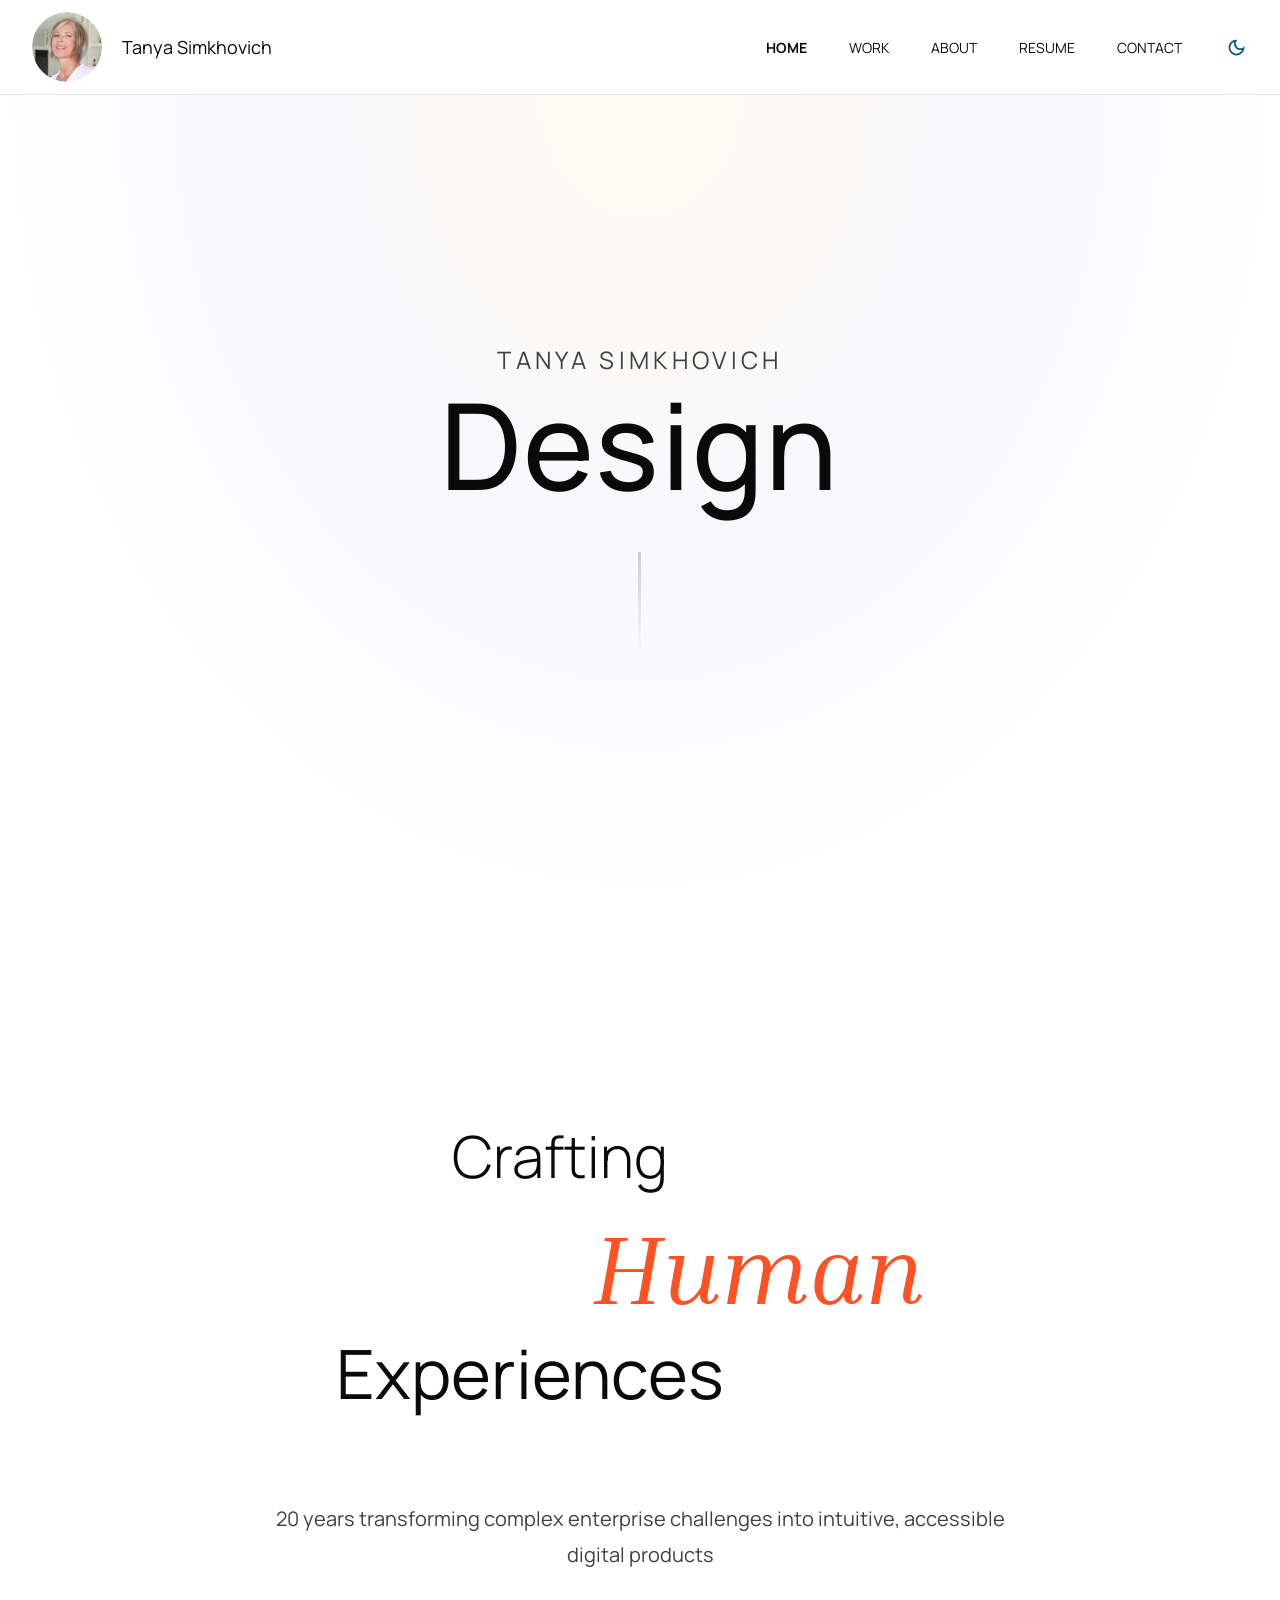
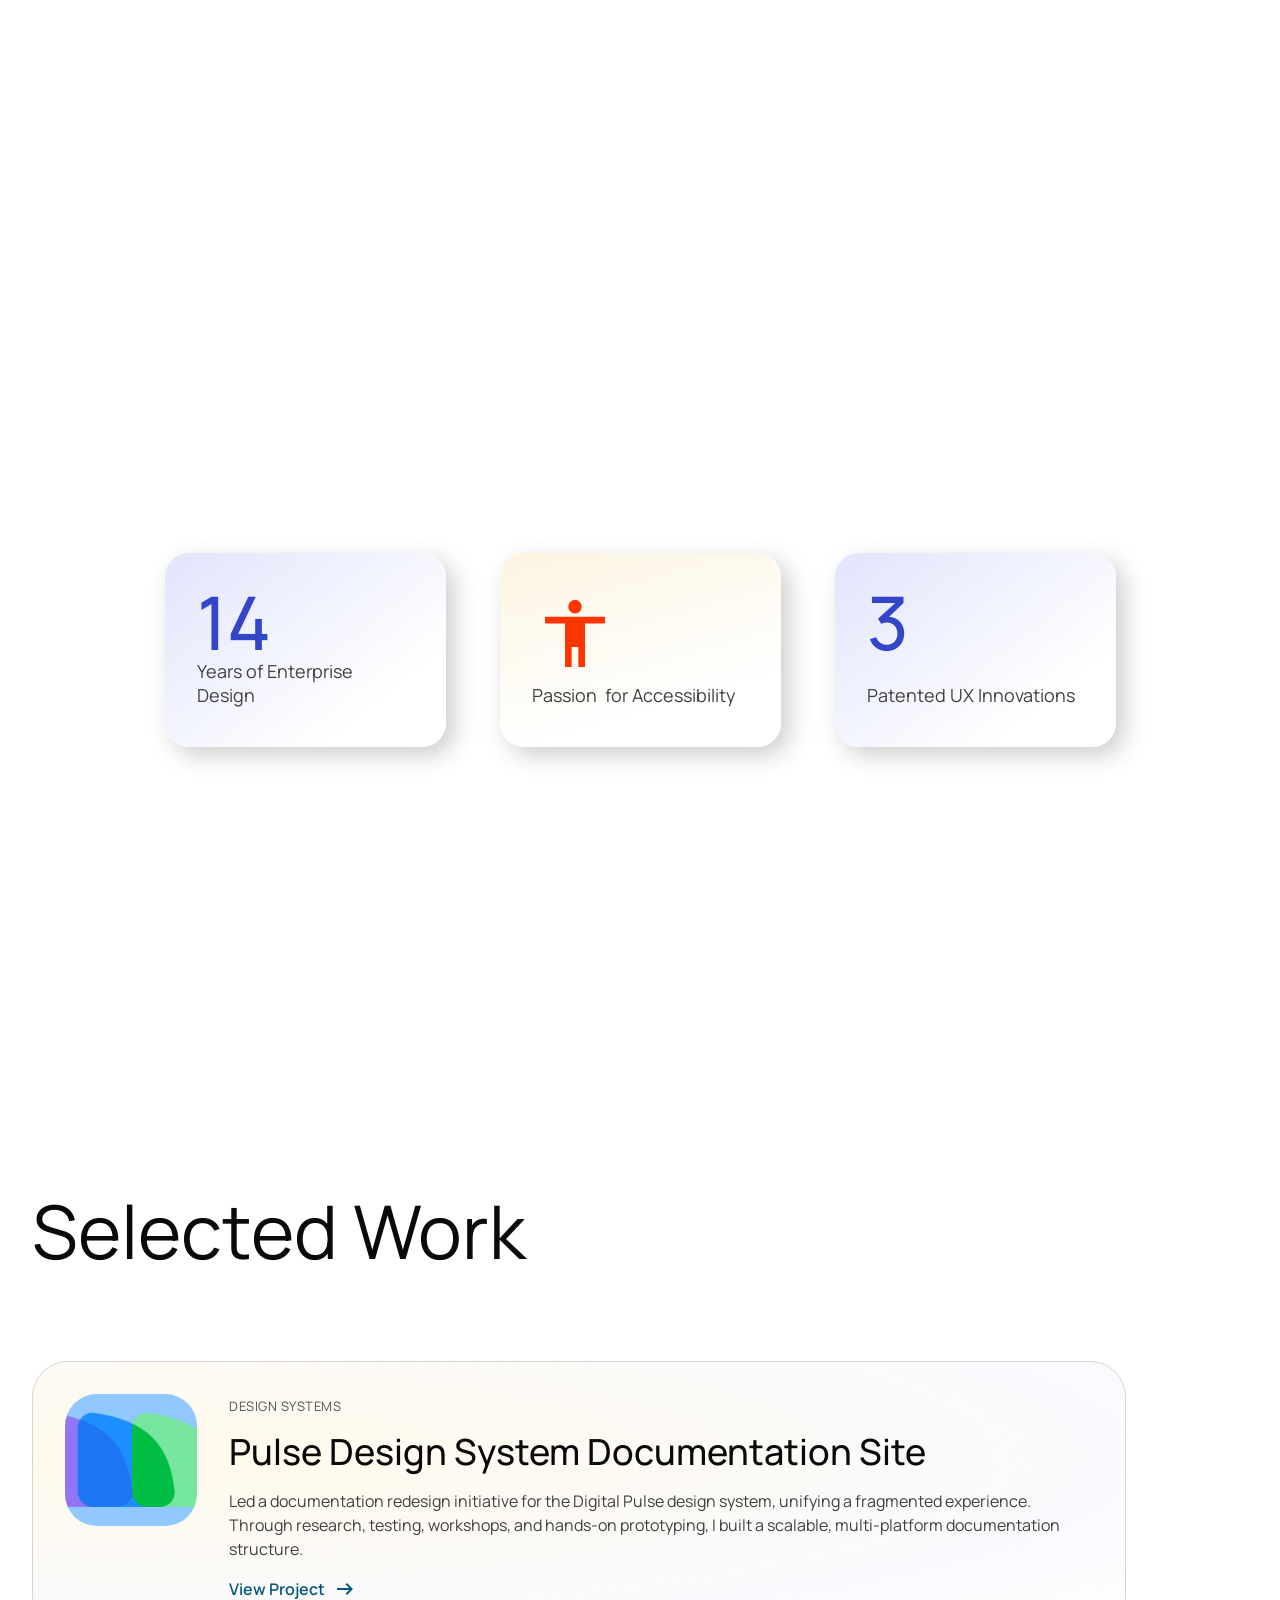
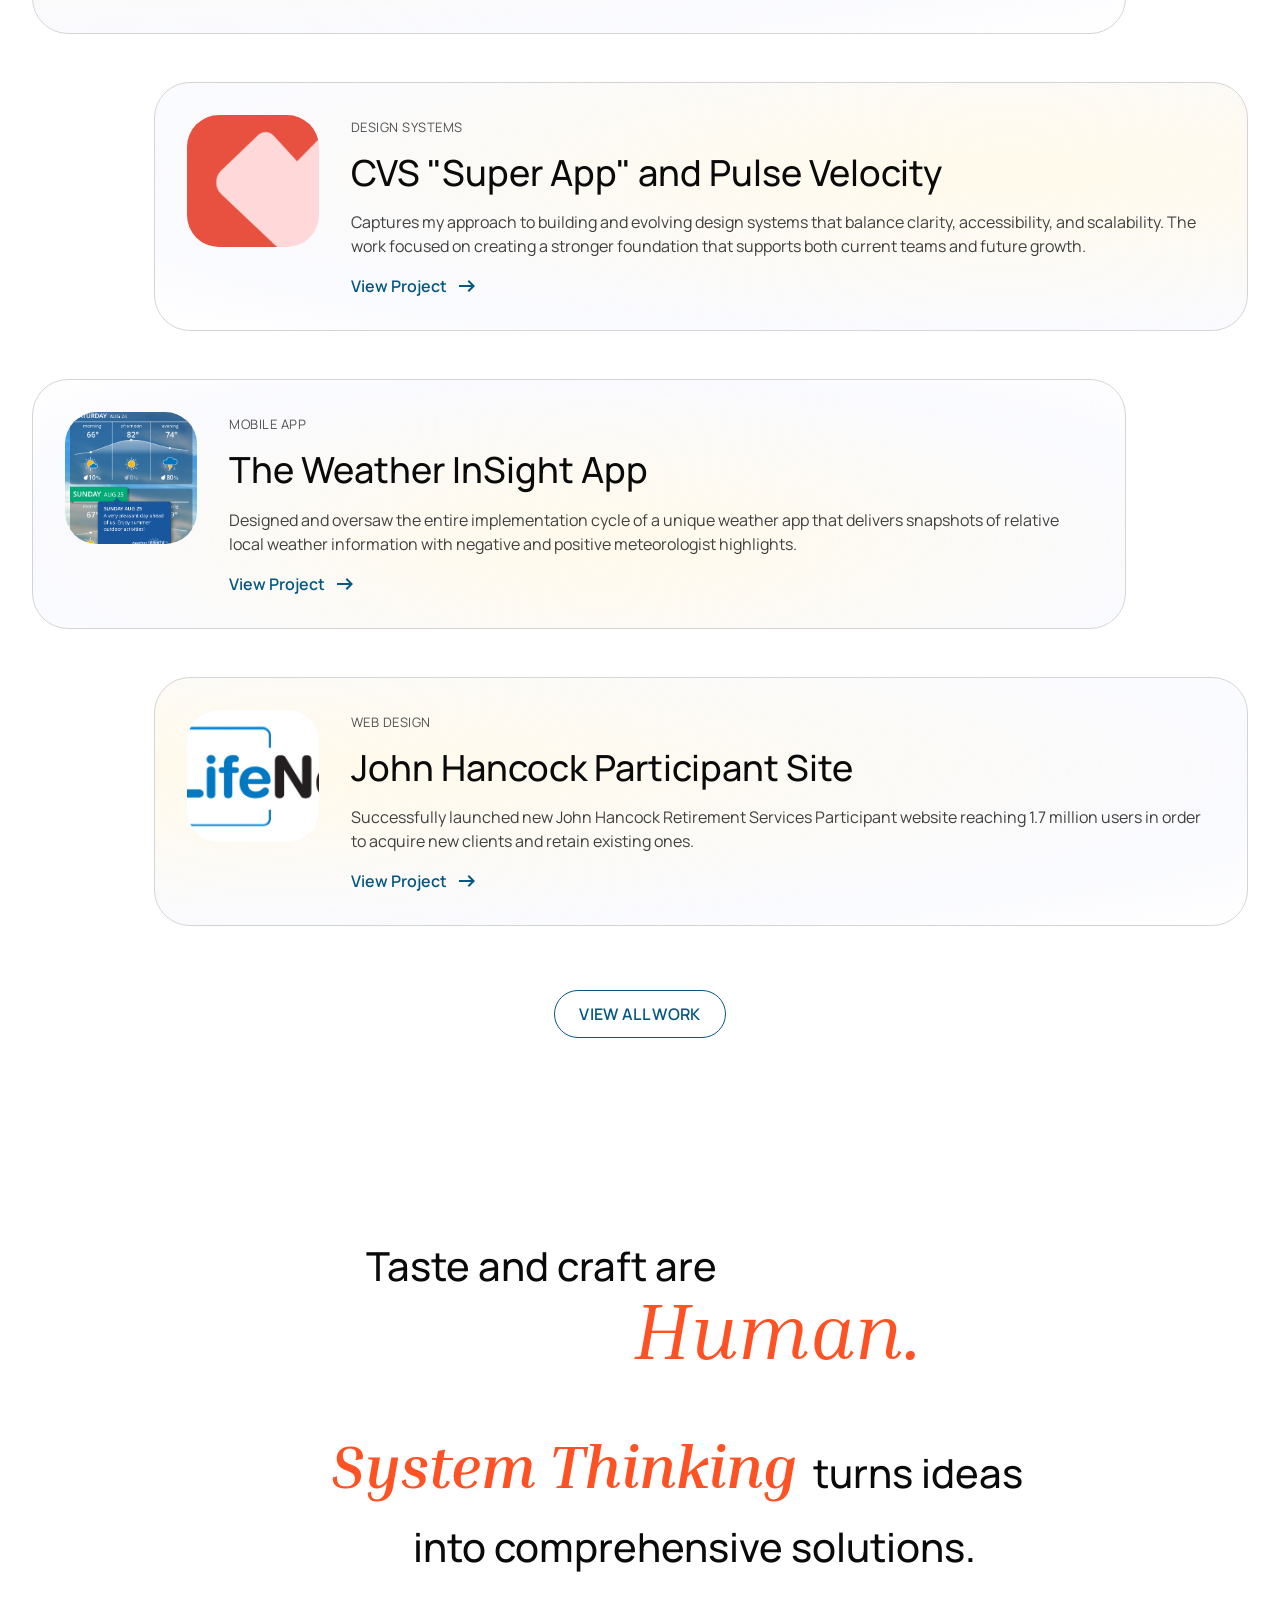
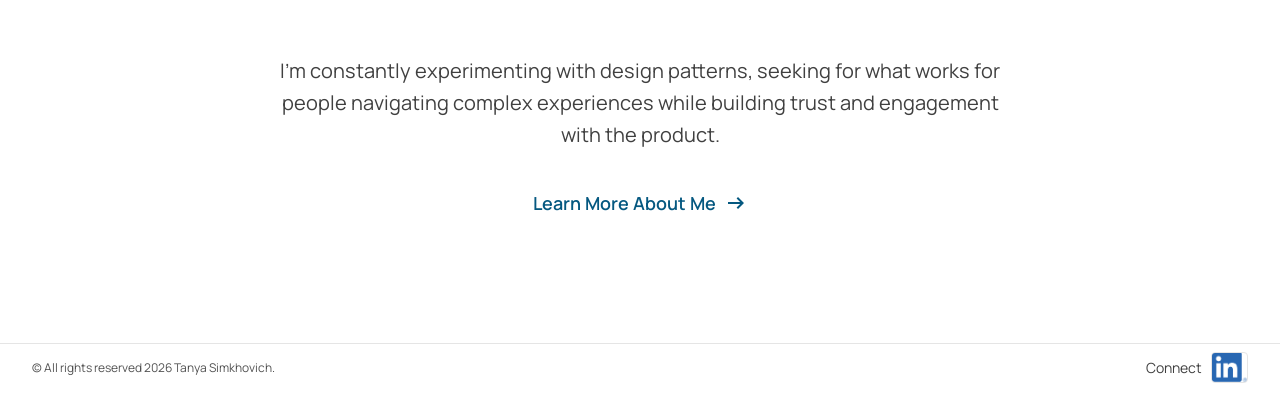
<file: index.html>
<!DOCTYPE html>
<html lang="en">
<head>
  <meta charset="UTF-8" />
  <meta name="viewport" content="width=device-width, initial-scale=1.0" />
  <title>Tanya Simkhovich — Design</title>
  <link rel="icon" type="image/png" sizes="32x32" href="assets/favicon-32.png" />
  <link rel="icon" type="image/png" sizes="16x16" href="assets/favicon-16.png" />
  <link rel="preconnect" href="https://fonts.googleapis.com" />
  <link rel="preconnect" href="https://fonts.gstatic.com" crossorigin />
  <link rel="stylesheet" href="https://fonts.googleapis.com/css2?family=Manrope:wght@300;400;500;600;700&family=Inria+Serif:ital,wght@1,400;1,700&display=block" />
  <link rel="stylesheet" href="styles.css" />
</head>
<body>

  <!-- ─── Navigation ──────────────────────────────────────────────── -->
  <nav>
    <div class="nav-inner">
      <a href="index.html" class="nav-headshot">
        <img class="nav-avatar" src="assets/avatar.png" alt="Tanya Simkhovich" />
        <span class="nav-name">Tanya Simkhovich</span>
      </a>
      <div class="nav-right">
        <ul class="nav-links">
          <li><a href="#hero" class="active">HOME</a></li>
          <li><a href="work.html">WORK</a></li>
          <li><a href="about.html">ABOUT</a></li>
          <li><a href="resume.html">RESUME</a></li>
          <li><a href="contact.html">CONTACT</a></li>
        </ul>
        <!-- Dark/light mode toggle -->
        <button class="toggle-mode" id="toggleMode" aria-label="Toggle dark/light mode" data-mode="light">
          <span class="toggle-mode__bg"></span>
          <img class="toggle-mode__icon" src="assets/icon-moon.svg" alt="" />
        </button>
        <!-- Hamburger — mobile only -->
        <button class="hamburger" id="hamburgerBtn" aria-label="Open menu" aria-expanded="false">
          <img src="assets/icon-hamburger.svg" alt="" />
        </button>
      </div>
    </div>
  </nav>

  <!-- Mobile menu — scrim + right-side panel -->
  <div class="mobile-menu" id="mobileMenu" aria-hidden="true">
    <div class="mobile-menu__panel">
      <div class="mobile-menu__header">
        <button class="mobile-close" id="mobileClose" aria-label="Close menu">
          <img src="assets/icon-close.svg" alt="" />
        </button>
      </div>
      <ul class="mobile-nav-links">
        <li><a href="#hero">Home</a></li>
        <li><a href="work.html">Work</a></li>
        <li><a href="about.html">About</a></li>
        <li><a href="resume.html">Resume</a></li>
        <li><a href="contact.html">Contact</a></li>
      </ul>
    </div>
  </div>

  <main>

    <!-- ─── Hero ─────────────────────────────────────────────────── -->
    <section id="hero">
      <div class="hero-inner">
        <p class="hero-name">Tanya Simkhovich</p>
        <h1 class="hero-title">Design</h1>
        <div class="hero-line"></div>
      </div>
    </section>

    <!-- ─── Crafting Human Experiences ───────────────────────────── -->
    <section id="crafting">
      <div class="crafting-inner">
        <div class="crafting-cluster">
          <span class="crafting-word-1 anim-from-left">Crafting</span>
          <span class="crafting-word-2 anim-from-right delay-1">Human</span>
          <span class="crafting-word-3 anim-from-left delay-2">Experiences</span>
        </div>
        <p class="crafting-desc anim-unfold-x delay-4">
          20 years transforming complex enterprise challenges into intuitive, accessible digital products
        </p>
      </div>
    </section>

    <!-- ─── Stats ─────────────────────────────────────────────────── -->
    <section id="stats">
      <div class="stats-grid">

        <!-- Card 1: slides from left + rotates -->
        <div class="stat-card stat-card-1 anim-card-left">
          <p class="stat-number">20</p>
          <p class="stat-label">Years of Enterprise Design</p>
        </div>

        <!-- Card 2: rises from bottom + scales -->
        <div class="stat-card stat-card-2 anim-card-up delay-1">
          <div class="stat-card-2__pic">
            <img class="stat-card-2__icon" src="assets/icon-a11y.svg" alt="" />
          </div>
          <p class="stat-label">Passion&nbsp; for Accessibility</p>
        </div>

        <!-- Card 3: slides from right + rotates -->
        <div class="stat-card stat-card-3 anim-card-right delay-2">
          <p class="stat-number">5</p>
          <p class="stat-label">Patented UX Innovations</p>
        </div>

      </div>
    </section>

    <!-- ─── Selected Work ─────────────────────────────────────────── -->
    <section id="work">
      <div class="work-inner">

        <h2 class="work-title anim-title-expand">Selected Work</h2>

        <div class="projects-list">

          <!-- Project 1: Pulse — slides from left -->
          <a class="project-card anim-from-left" href="pulse-doc-case-study.html"
               style="background-image: radial-gradient(ellipse at 12% 35%, rgba(255,245,218,0.5) 9%, rgba(228,231,252,0.2) 72%, rgba(255,255,255,0) 100%);">
            <img class="project-thumb" src="assets/project-pulse.png" alt="Pulse Design System" />
            <div class="project-info">
              <p class="project-category">design systems</p>
              <h3 class="project-title">Pulse Design System Documentation Site</h3>
              <p class="project-desc">Led a documentation redesign initiative for the Digital Pulse design system, unifying a fragmented experience. Through research, testing, workshops, and hands-on prototyping, I built a scalable, multi-platform documentation structure.</p>
              <span class="project-link">
                View Project
                <img src="assets/icon-arrow.svg" alt="" />
              </span>
            </div>
          </a>

          <!-- Project 2: CVS — slides from right -->
          <a class="project-card anim-from-right" href="cvs-super-app-case-study.html"
               style="background-image: radial-gradient(ellipse at 78% 36%, rgba(255,245,218,0.5) 9%, rgba(228,231,252,0.2) 72%, rgba(255,255,255,0) 100%);">
            <img class="project-thumb" src="assets/project-cvs.png" alt="CVS Super App" />
            <div class="project-info">
              <p class="project-category">design systems</p>
              <h3 class="project-title">CVS "Super App" and Pulse Velocity</h3>
              <p class="project-desc">Captures my approach to building and evolving design systems that balance clarity, accessibility, and scalability. The work focused on creating a stronger foundation that supports both current teams and future growth.</p>
              <span class="project-link">
                View Project
                <img src="assets/icon-arrow.svg" alt="" />
              </span>
            </div>
          </a>

          <!-- Project 3: Weather — scales from center -->
          <a class="project-card anim-scale-center" href="weather-insight-case-study.html"
               style="background-image: radial-gradient(ellipse at 52% 65%, rgba(255,245,218,0.5) 9%, rgba(228,231,252,0.2) 72%, rgba(255,255,255,0) 100%);">
            <img class="project-thumb" src="assets/project-weather.png" alt="Weather InSight App" />
            <div class="project-info">
              <p class="project-category">mobile app</p>
              <h3 class="project-title">The Weather InSight App</h3>
              <p class="project-desc">Designed and oversaw the entire implementation cycle of a unique weather app that delivers snapshots of relative local weather information with negative and positive meteorologist highlights.</p>
              <span class="project-link">
                View Project
                <img src="assets/icon-arrow.svg" alt="" />
              </span>
            </div>
          </a>

          <!-- Project 4: John Hancock — rises from bottom -->
          <a class="project-card anim-from-bottom" href="jh-case-study.html"
               style="background-image: radial-gradient(ellipse at 12% 37%, rgba(255,245,218,0.5) 9%, rgba(228,231,252,0.2) 72%, rgba(255,255,255,0) 100%);">
            <img class="project-thumb" src="assets/project-jhancook.png" alt="John Hancock Participant Site" />
            <div class="project-info">
              <p class="project-category">web design</p>
              <h3 class="project-title">John Hancock Participant Site</h3>
              <p class="project-desc">Successfully launched new John Hancock Retirement Services Participant website reaching 1.7 million users in order to acquire new clients and retain existing ones.</p>
              <span class="project-link">
                View Project
                <img src="assets/icon-arrow.svg" alt="" />
              </span>
            </div>
          </a>

        </div>

        <!-- View All Work CTA — unfolds from center -->
        <div class="view-all-wrap anim-unfold-x delay-1">
          <a class="btn-view-all" href="work.html">View All Work</a>
        </div>

      </div>
    </section>

    <!-- ─── Philosophy ────────────────────────────────────────────── -->
    <section id="philosophy">
      <div class="philosophy-inner">

        <div class="philosophy-cluster">
          <span class="phil-taste anim-from-left">Taste and craft are</span>
          <span class="phil-human anim-from-right delay-1">Human.</span>
          <div class="phil-row3 anim-from-left delay-2">
            <span class="phil-system">System Thinking</span>
            <span class="phil-turns">turns ideas</span>
          </div>
          <span class="phil-into anim-from-bottom delay-3">into comprehensive solutions.</span>
        </div>

        <p class="philosophy-body anim-from-bottom delay-1">
          I'm constantly experimenting with design patterns, seeking for what works for people navigating complex experiences while building trust and engagement with the product.
        </p>

        <a class="philosophy-link anim-from-bottom delay-2" href="about.html">
          Learn more about me
          <img src="assets/icon-arrow.svg" alt="" />
        </a>

      </div>
    </section>

  </main>

  <!-- ─── Footer ────────────────────────────────────────────────── -->
  <footer id="footer">
    <div class="footer-inner">
      <p class="footer-copy">© All rights reserved 2026 Tanya Simkhovich.</p>
      <div class="footer-contact">
        <span class="footer-connect">Connect</span>
        <a class="footer-linkedin" href="https://linkedin.com/in/tanyasimkhovich/" target="_blank" rel="noopener">
          <img src="assets/linkedin-logo.png" alt="LinkedIn" />
        </a>
      </div>
    </div>
  </footer>

  <script src="script.js"></script>
</body>
</html>
</file>
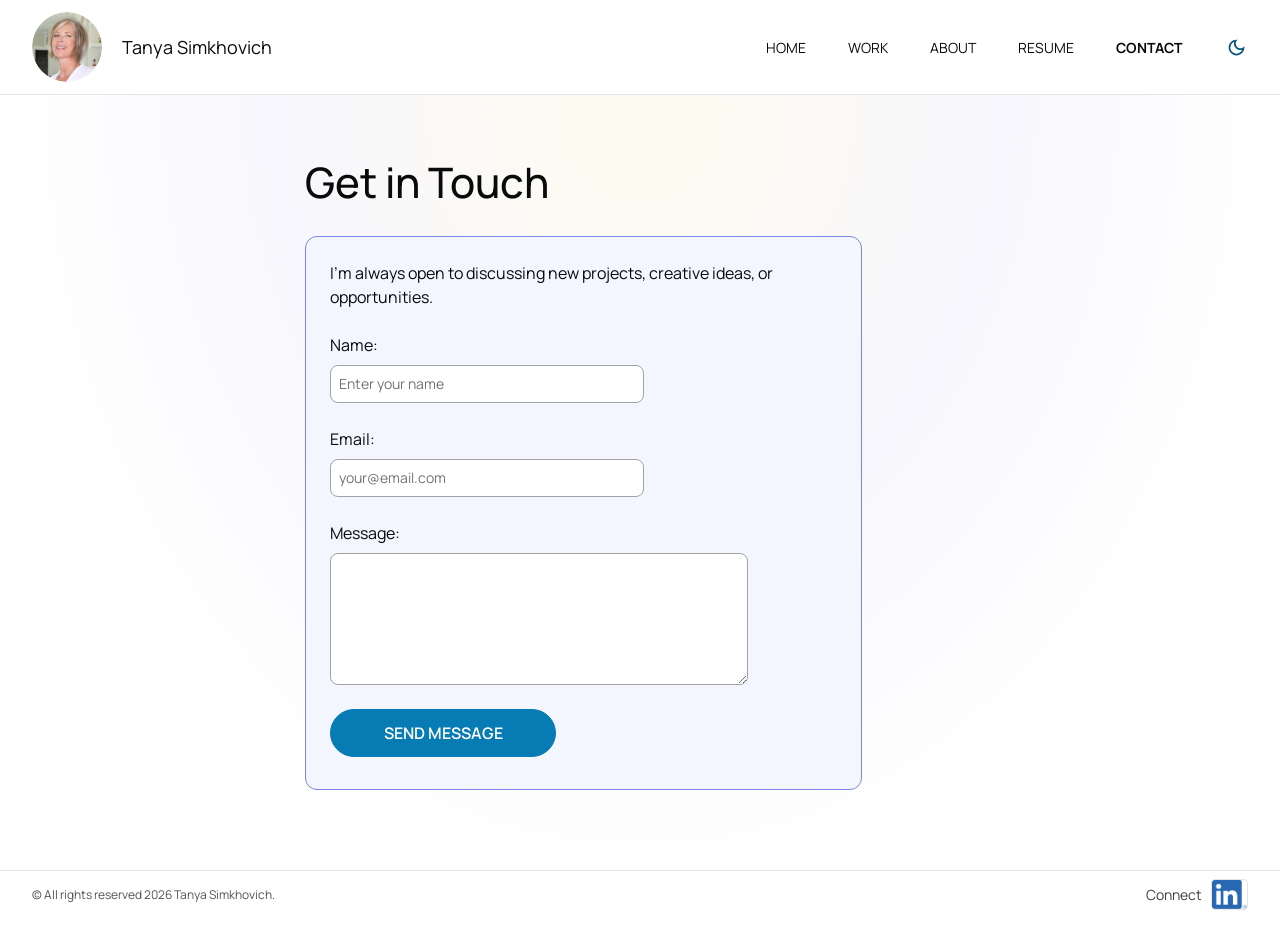
<file: contact.html>
<!DOCTYPE html>
<html lang="en">
<head>
  <meta charset="UTF-8" />
  <meta name="viewport" content="width=device-width, initial-scale=1.0" />
  <title>Contact — Tanya Simkhovich</title>
  <link rel="icon" type="image/png" sizes="32x32" href="assets/favicon-32.png" />
  <link rel="icon" type="image/png" sizes="16x16" href="assets/favicon-16.png" />
  <link rel="preconnect" href="https://fonts.googleapis.com" />
  <link rel="preconnect" href="https://fonts.gstatic.com" crossorigin />
  <link rel="stylesheet" href="https://fonts.googleapis.com/css2?family=Manrope:wght@300;400;500;600;700&family=Inria+Serif:ital,wght@1,400;1,700&display=block" />
  <link rel="stylesheet" href="styles.css" />
  <link rel="stylesheet" href="cvs-case-study.css" />
  <link rel="stylesheet" href="contact.css" />
</head>
<body class="contact-page">

  <!-- ─── Navigation ──────────────────────────────────────────────── -->
  <nav>
    <div class="nav-inner">
      <a href="index.html" class="nav-headshot">
        <img class="nav-avatar" src="assets/avatar.png" alt="Tanya Simkhovich" />
        <span class="nav-name">Tanya Simkhovich</span>
      </a>
      <div class="nav-right">
        <ul class="nav-links">
          <li><a href="index.html">HOME</a></li>
          <li><a href="work.html">WORK</a></li>
          <li><a href="about.html">ABOUT</a></li>
          <li><a href="resume.html">RESUME</a></li>
          <li><a href="contact.html" class="active">CONTACT</a></li>
        </ul>
        <button class="toggle-mode" id="toggleMode" aria-label="Toggle dark/light mode" data-mode="light">
          <span class="toggle-mode__bg"></span>
          <img class="toggle-mode__icon" src="assets/icon-moon.svg" alt="" />
        </button>
        <button class="hamburger" id="hamburgerBtn" aria-label="Open menu" aria-expanded="false">
          <img src="assets/icon-hamburger.svg" alt="" />
        </button>
      </div>
    </div>
  </nav>

  <!-- Mobile menu -->
  <div class="mobile-menu" id="mobileMenu" aria-hidden="true">
    <div class="mobile-menu__panel">
      <div class="mobile-menu__header">
        <button class="mobile-close" id="mobileClose" aria-label="Close menu">
          <img src="assets/icon-close.svg" alt="" />
        </button>
      </div>
      <ul class="mobile-nav-links">
        <li><a href="index.html">Home</a></li>
        <li><a href="work.html">Work</a></li>
        <li><a href="about.html">About</a></li>
        <li><a href="resume.html">Resume</a></li>
        <li><a href="contact.html">Contact</a></li>
      </ul>
    </div>
  </div>

  <main class="case-study">
    <div class="cs-inner">

      <!-- ─── Content ───────────────────────────────────────────── -->
      <div class="cs-content">

        <div class="contact-wrap anim-from-bottom">
          <h1 class="cs-title contact-title">Get in Touch</h1>
          <form class="contact-card" action="https://formspree.io/f/mykboyey" method="POST">
            <p class="contact-intro">I'm always open to discussing new projects, creative ideas, or opportunities.</p>

            <div class="contact-field">
              <label class="contact-label" for="contactName">Name:</label>
              <input class="contact-input" type="text" id="contactName" name="name" placeholder="Enter your name" required />
            </div>

            <div class="contact-field">
              <label class="contact-label" for="contactEmail">Email:</label>
              <input class="contact-input" type="email" id="contactEmail" name="email" placeholder="your@email.com" required />
            </div>

            <div class="contact-field">
              <label class="contact-label" for="contactMessage">Message:</label>
              <textarea class="contact-textarea" id="contactMessage" name="message" required></textarea>
            </div>

            <button class="contact-submit" type="submit">Send Message</button>
          </form>
        </div>

      </div><!-- /.cs-content -->

    </div><!-- /.cs-inner -->
  </main>

  <!-- ─── Footer ────────────────────────────────────────────────── -->
  <footer id="footer">
    <div class="footer-inner">
      <p class="footer-copy">&copy; All rights reserved 2026 Tanya Simkhovich.</p>
      <div class="footer-contact">
        <span class="footer-connect">Connect</span>
        <a class="footer-linkedin" href="https://linkedin.com/in/tanyasimkhovich/" target="_blank" rel="noopener">
          <img src="assets/linkedin-logo.png" alt="LinkedIn" />
        </a>
      </div>
    </div>
  </footer>

  <script src="script.js"></script>
</body>
</html>
</file>
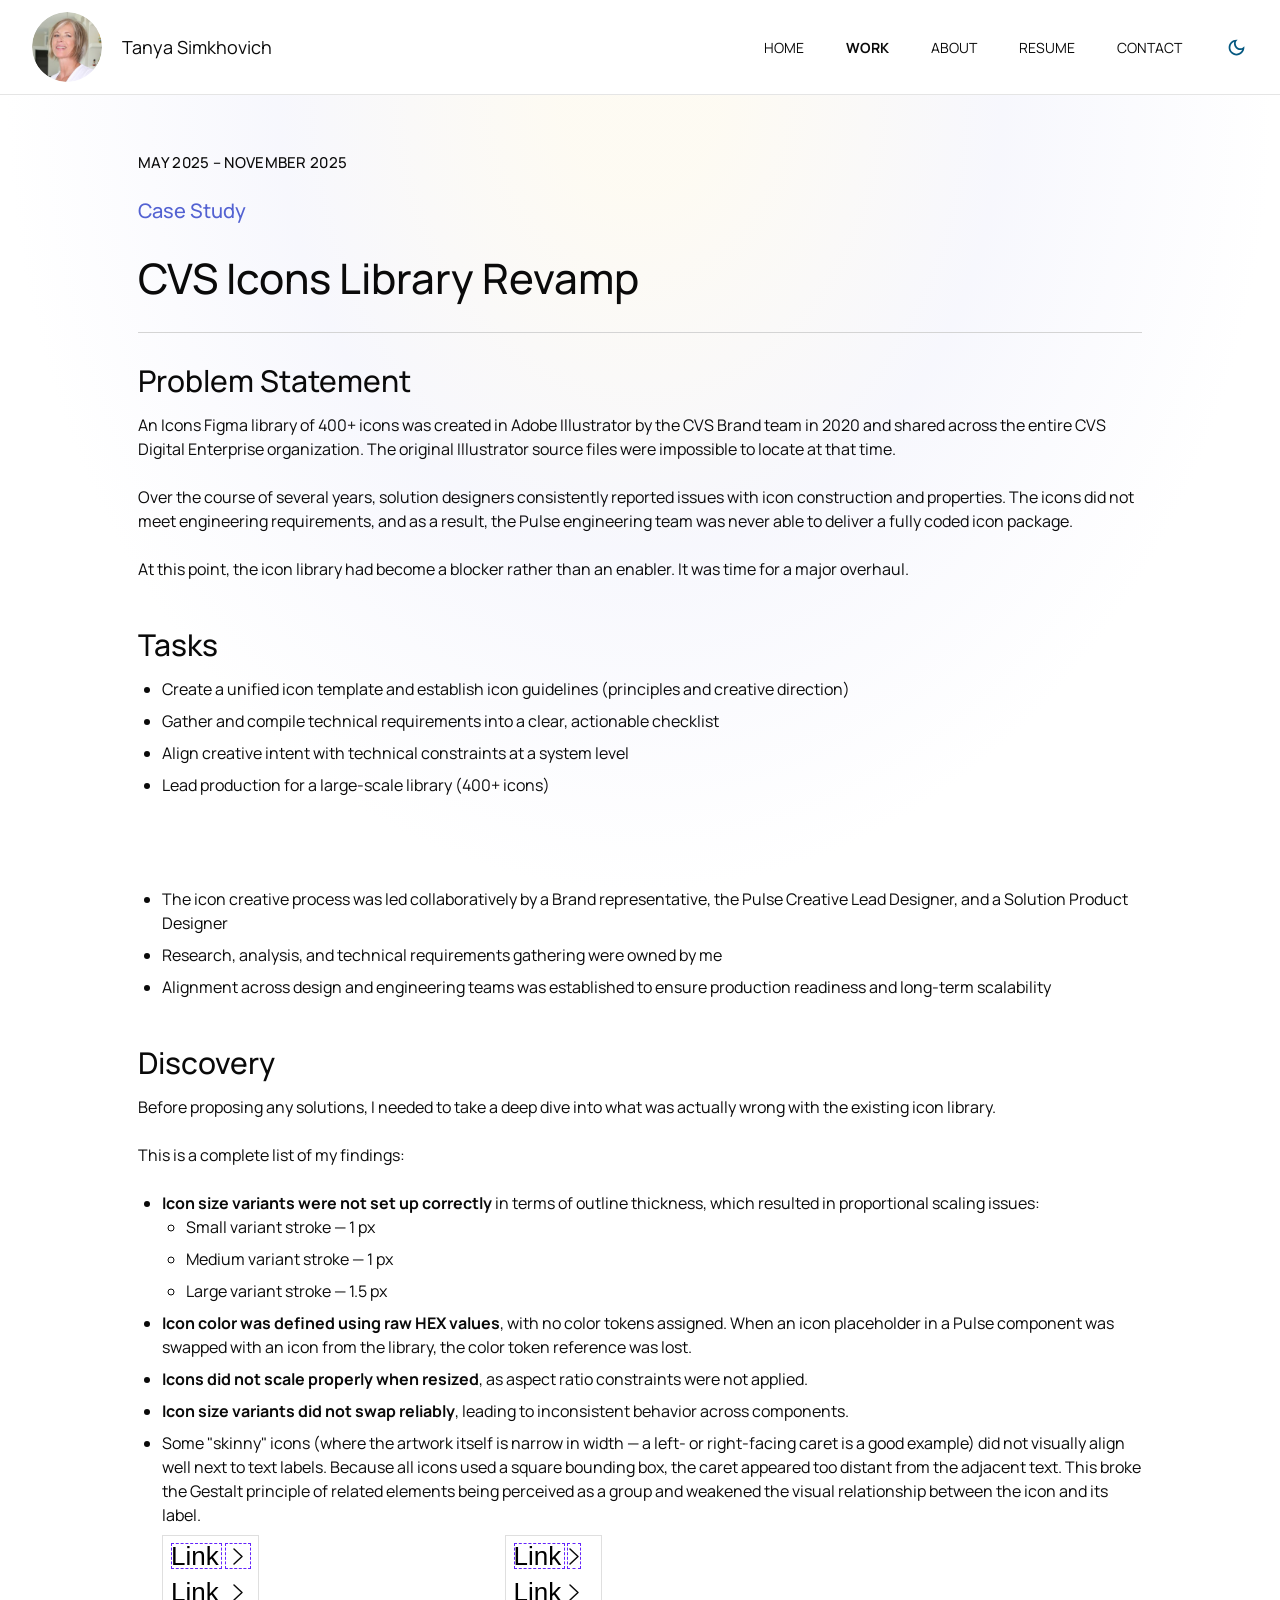
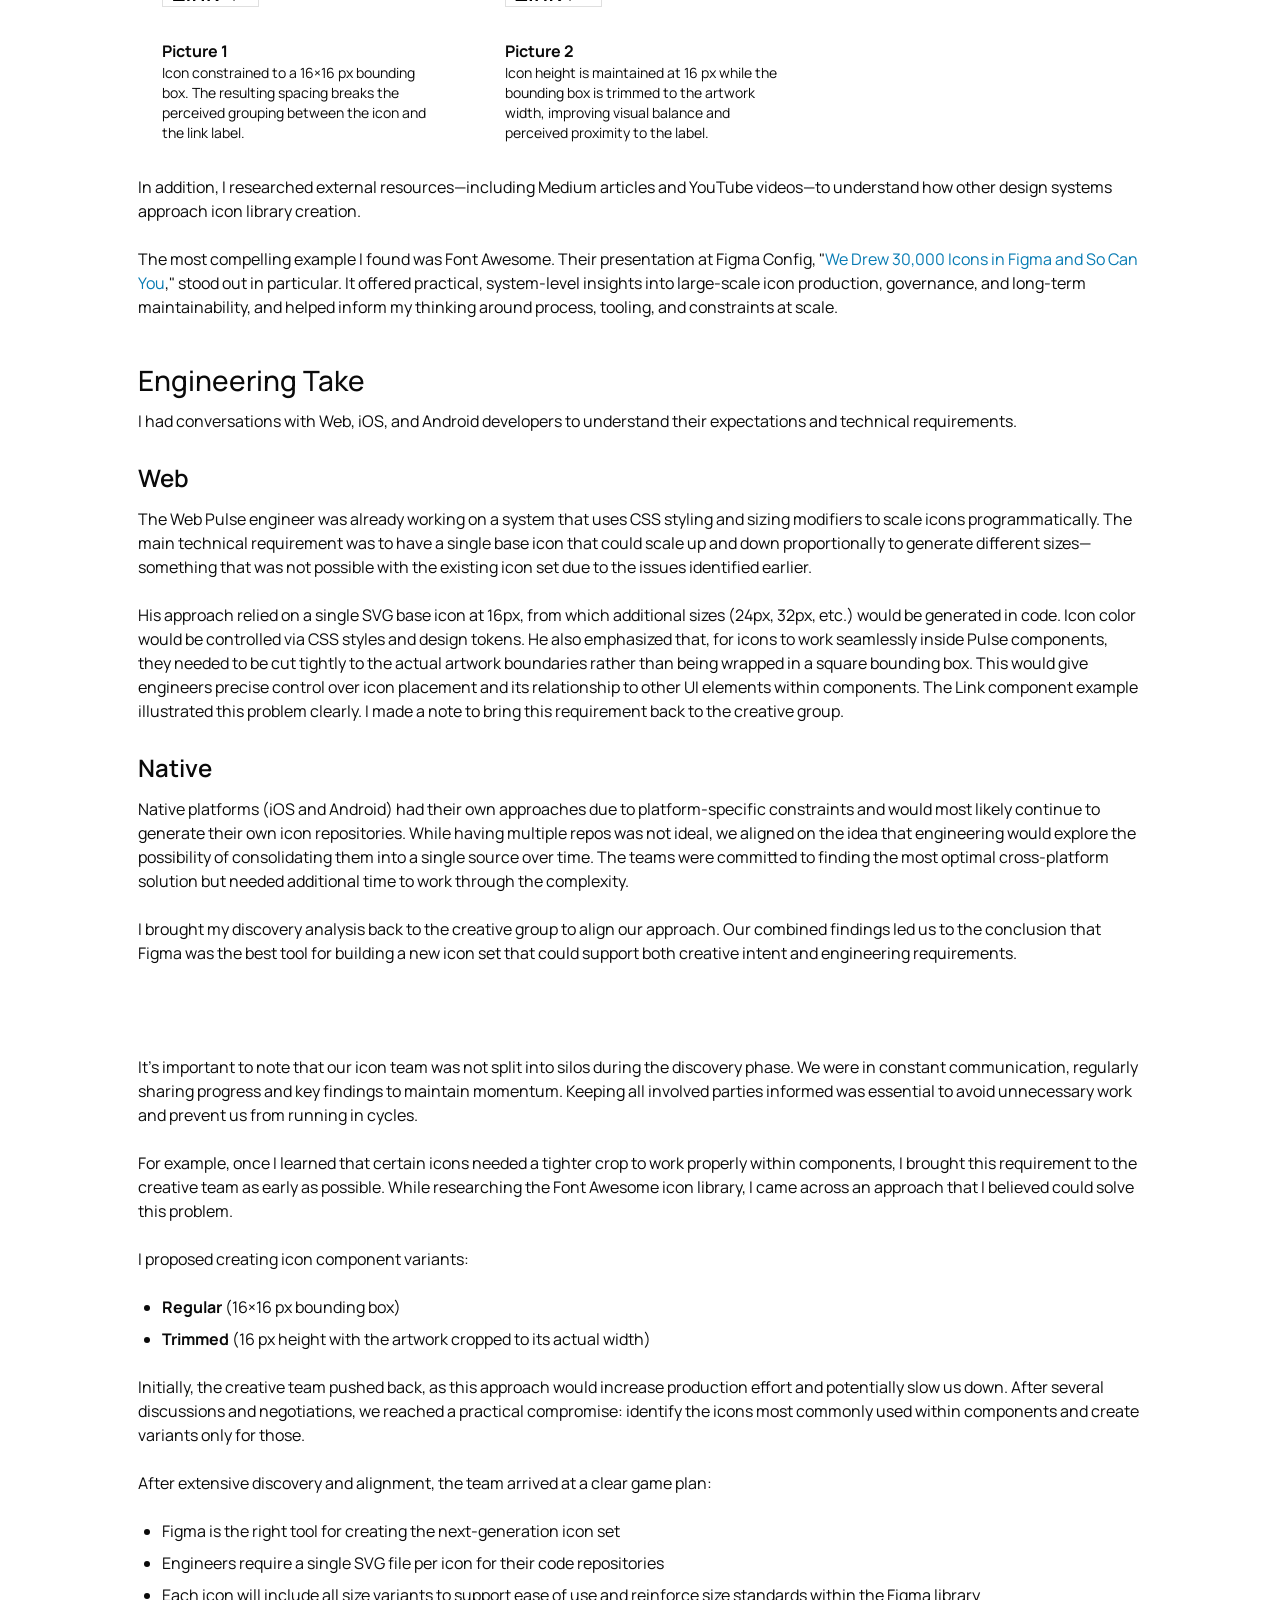
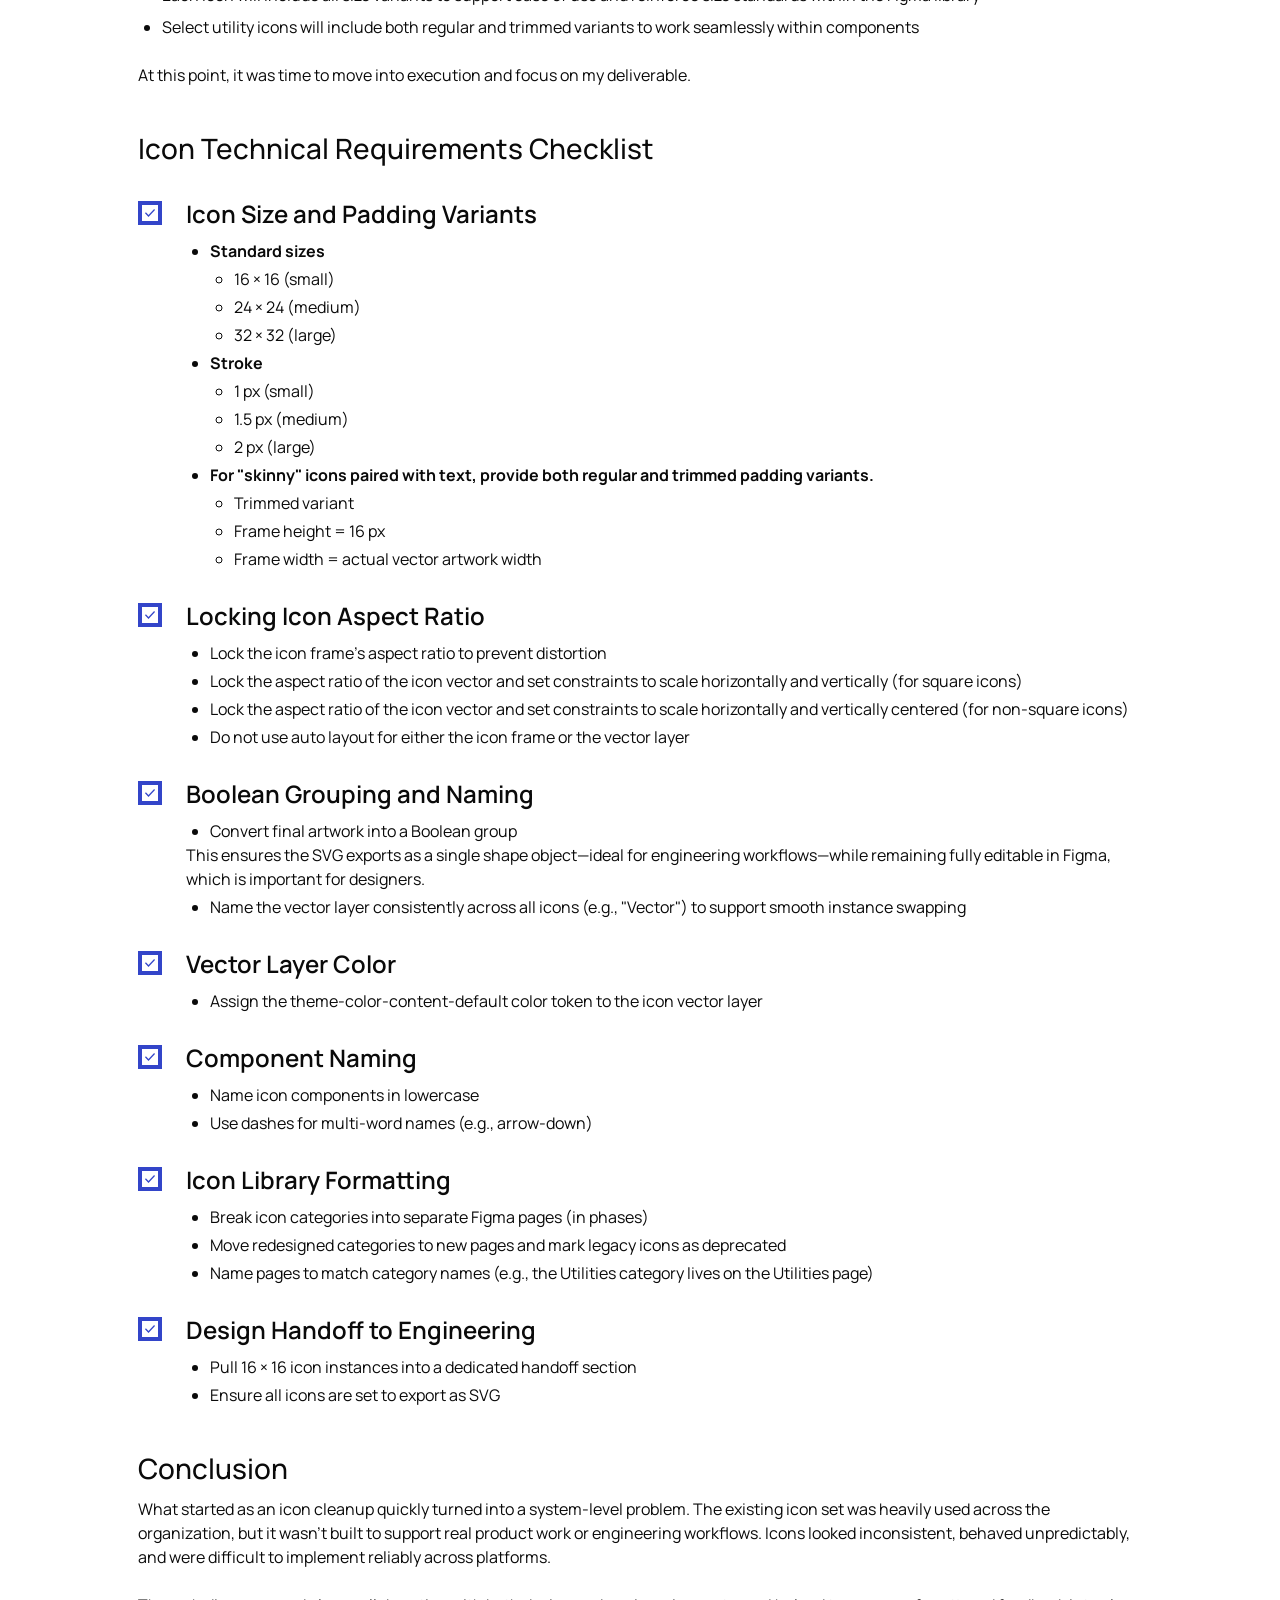
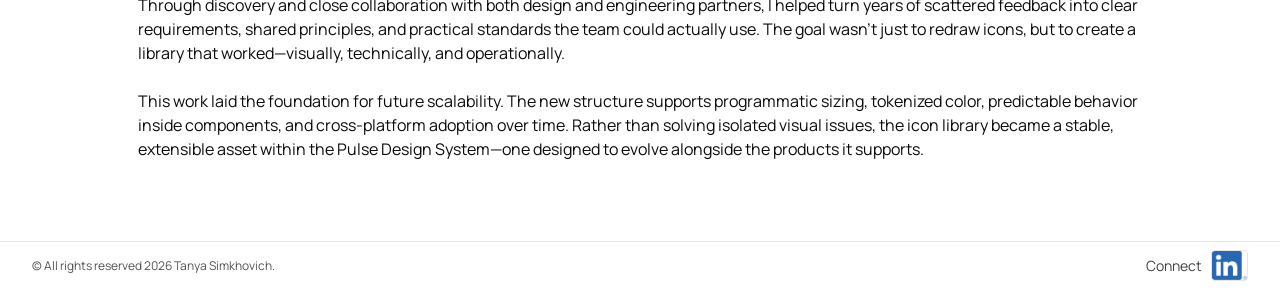
<file: cvs-icons-case-study.html>
<!DOCTYPE html>
<html lang="en">
<head>
  <meta charset="UTF-8" />
  <meta name="viewport" content="width=device-width, initial-scale=1.0" />
  <title>CVS Icons Library Revamp — Tanya Simkhovich</title>
  <link rel="icon" type="image/png" sizes="32x32" href="assets/favicon-32.png" />
  <link rel="icon" type="image/png" sizes="16x16" href="assets/favicon-16.png" />
  <link rel="preconnect" href="https://fonts.googleapis.com" />
  <link rel="preconnect" href="https://fonts.gstatic.com" crossorigin />
  <link rel="stylesheet" href="https://fonts.googleapis.com/css2?family=Manrope:wght@300;400;500;600;700&family=Inria+Serif:ital,wght@1,400;1,700&display=block" />
  <link rel="stylesheet" href="styles.css" />
  <link rel="stylesheet" href="cvs-case-study.css" />
</head>
<body>

  <!-- ─── Navigation ──────────────────────────────────────────────── -->
  <nav>
    <div class="nav-inner">
      <a href="index.html" class="nav-headshot">
        <img class="nav-avatar" src="assets/avatar.png" alt="Tanya Simkhovich" />
        <span class="nav-name">Tanya Simkhovich</span>
      </a>
      <div class="nav-right">
        <ul class="nav-links">
          <li><a href="index.html">HOME</a></li>
          <li><a href="work.html" class="active">WORK</a></li>
          <li><a href="about.html">ABOUT</a></li>
          <li><a href="resume.html">RESUME</a></li>
          <li><a href="contact.html">CONTACT</a></li>
        </ul>
        <button class="toggle-mode" id="toggleMode" aria-label="Toggle dark/light mode" data-mode="light">
          <span class="toggle-mode__bg"></span>
          <img class="toggle-mode__icon" src="assets/icon-moon.svg" alt="" />
        </button>
        <button class="hamburger" id="hamburgerBtn" aria-label="Open menu" aria-expanded="false">
          <img src="assets/icon-hamburger.svg" alt="" />
        </button>
      </div>
    </div>
  </nav>

  <!-- Mobile menu -->
  <div class="mobile-menu" id="mobileMenu" aria-hidden="true">
    <div class="mobile-menu__panel">
      <div class="mobile-menu__header">
        <button class="mobile-close" id="mobileClose" aria-label="Close menu">
          <img src="assets/icon-close.svg" alt="" />
        </button>
      </div>
      <ul class="mobile-nav-links">
        <li><a href="index.html">Home</a></li>
        <li><a href="work.html">Work</a></li>
        <li><a href="about.html">About</a></li>
        <li><a href="resume.html">Resume</a></li>
        <li><a href="contact.html">Contact</a></li>
      </ul>
    </div>
  </div>

  <main class="case-study">
    <div class="cs-inner">

      <!-- ─── Header ────────────────────────────────────────────── -->
      <header class="cs-header anim-from-bottom">
        <p class="cs-dates">May 2025 – November 2025</p>
        <p class="cs-label">Case Study</p>
        <h1 class="cs-title">CVS Icons Library Revamp</h1>
      </header>

      <!-- ─── Content ───────────────────────────────────────────── -->
      <div class="cs-content">

        <!-- Problem Statement -->
        <h2 class="anim-from-bottom">Problem Statement</h2>
        <p class="anim-from-bottom">An Icons Figma library of 400+ icons was created in Adobe Illustrator by the CVS Brand team in 2020 and shared across the entire CVS Digital Enterprise organization. The original Illustrator source files were impossible to locate at that time.</p>
        <p class="anim-from-bottom">Over the course of several years, solution designers consistently reported issues with icon construction and properties. The icons did not meet engineering requirements, and as a result, the Pulse engineering team was never able to deliver a fully coded icon package.</p>
        <p class="anim-from-bottom">At this point, the icon library had become a blocker rather than an enabler. It was time for a major overhaul.</p>

        <!-- Tasks -->
        <h2 class="anim-from-bottom">Tasks</h2>
        <ul class="anim-from-bottom">
          <li>Create a unified icon template and establish icon guidelines (principles and creative direction)</li>
          <li>Gather and compile technical requirements into a clear, actionable checklist</li>
          <li>Align creative intent with technical constraints at a system level</li>
          <li>Lead production for a large-scale library (400+ icons)</li>
        </ul>

        <!-- Game Plan -->
        <h2 class="cs-section-heading anim-from-bottom">Game Plan</h2>
        <ul class="anim-from-bottom">
          <li>The icon creative process was led collaboratively by a Brand representative, the Pulse Creative Lead Designer, and a Solution Product Designer</li>
          <li>Research, analysis, and technical requirements gathering were owned by me</li>
          <li>Alignment across design and engineering teams was established to ensure production readiness and long-term scalability</li>
        </ul>

        <!-- Discovery -->
        <h2 class="anim-from-bottom">Discovery</h2>
        <p class="anim-from-bottom">Before proposing any solutions, I needed to take a deep dive into what was actually wrong with the existing icon library.</p>
        <p class="anim-from-bottom">This is a complete list of my findings:</p>
        <ul class="anim-from-bottom">
          <li><strong>Icon size variants were not set up correctly</strong> in terms of outline thickness, which resulted in proportional scaling issues:
            <ul>
              <li>Small variant stroke — 1 px</li>
              <li>Medium variant stroke — 1 px</li>
              <li>Large variant stroke — 1.5 px</li>
            </ul>
          </li>
          <li><strong>Icon color was defined using raw HEX values</strong>, with no color tokens assigned. When an icon placeholder in a Pulse component was swapped with an icon from the library, the color token reference was lost.</li>
          <li><strong>Icons did not scale properly when resized</strong>, as aspect ratio constraints were not applied.</li>
          <li><strong>Icon size variants did not swap reliably</strong>, leading to inconsistent behavior across components.</li>
          <li>Some "skinny" icons (where the artwork itself is narrow in width — a left- or right-facing caret is a good example) did not visually align well next to text labels. Because all icons used a square bounding box, the caret appeared too distant from the adjacent text. This broke the Gestalt principle of related elements being perceived as a group and weakened the visual relationship between the icon and its label.</li>
        </ul>

        <!-- Inline illustrations: Picture 1 + Picture 2 -->
        <div class="cs-illustrations anim-from-bottom">
          <div class="cs-illustration">
            <div class="cs-illustration__img">
              <!-- Row 1: Link + square icon bounding box -->
              <span class="cs-illustration__link-text cs-illustration__link-text--top">Link</span>
              <span class="cs-illustration__link-bbox"></span>
              <span class="cs-illustration__icon-box cs-illustration__icon-box--square">
                <svg width="12" height="19" viewBox="0 0 12 19" fill="none"><path d="M2 2L10 9.5L2 17" stroke="#0a0a0a" stroke-width="1.5" stroke-linecap="round" stroke-linejoin="round"/></svg>
              </span>
              <!-- Row 2: Link + icon (no bounding box shown) -->
              <span class="cs-illustration__link-text cs-illustration__link-text--bottom">Link</span>
              <span class="cs-illustration__icon-box cs-illustration__icon-box--square-bottom">
                <svg width="12" height="19" viewBox="0 0 12 19" fill="none"><path d="M2 2L10 9.5L2 17" stroke="#0a0a0a" stroke-width="1.5" stroke-linecap="round" stroke-linejoin="round"/></svg>
              </span>
            </div>
            <div class="cs-illustration__caption">
              <p class="cs-illustration__label">Picture 1</p>
              <p class="cs-illustration__desc">Icon constrained to a 16×16 px bounding box. The resulting spacing breaks the perceived grouping between the icon and the link label.</p>
            </div>
          </div>
          <div class="cs-illustration">
            <div class="cs-illustration__img">
              <!-- Row 1: Link + trimmed icon bounding box -->
              <span class="cs-illustration__link-text cs-illustration__link-text--top">Link</span>
              <span class="cs-illustration__link-bbox"></span>
              <span class="cs-illustration__icon-box cs-illustration__icon-box--trimmed">
                <svg width="12" height="19" viewBox="0 0 12 19" fill="none"><path d="M2 2L10 9.5L2 17" stroke="#0a0a0a" stroke-width="1.5" stroke-linecap="round" stroke-linejoin="round"/></svg>
              </span>
              <!-- Row 2: Link + icon (no bounding box shown) -->
              <span class="cs-illustration__link-text cs-illustration__link-text--bottom">Link</span>
              <span class="cs-illustration__icon-box cs-illustration__icon-box--trimmed-bottom">
                <svg width="12" height="19" viewBox="0 0 12 19" fill="none"><path d="M2 2L10 9.5L2 17" stroke="#0a0a0a" stroke-width="1.5" stroke-linecap="round" stroke-linejoin="round"/></svg>
              </span>
            </div>
            <div class="cs-illustration__caption">
              <p class="cs-illustration__label">Picture 2</p>
              <p class="cs-illustration__desc">Icon height is maintained at 16 px while the bounding box is trimmed to the artwork width, improving visual balance and perceived proximity to the label.</p>
            </div>
          </div>
        </div>

        <p class="anim-from-bottom">In addition, I researched external resources—including Medium articles and YouTube videos—to understand how other design systems approach icon library creation.</p>
        <p class="anim-from-bottom">The most compelling example I found was Font Awesome. Their presentation at Figma Config, "<a class="cs-link" href="https://www.youtube.com/watch?v=N1rcJRQ8u4Y&t=2s" target="_blank" rel="noopener">We Drew 30,000 Icons in Figma and So Can You</a>," stood out in particular. It offered practical, system-level insights into large-scale icon production, governance, and long-term maintainability, and helped inform my thinking around process, tooling, and constraints at scale.</p>

        <!-- Engineering Take -->
        <h2 class="cs-section-heading anim-from-bottom">Engineering Take</h2>
        <p class="anim-from-bottom">I had conversations with Web, iOS, and Android developers to understand their expectations and technical requirements.</p>

        <h3 class="cs-subsection-heading anim-from-bottom">Web</h3>
        <p class="anim-from-bottom">The Web Pulse engineer was already working on a system that uses CSS styling and sizing modifiers to scale icons programmatically. The main technical requirement was to have a single base icon that could scale up and down proportionally to generate different sizes—something that was not possible with the existing icon set due to the issues identified earlier.</p>
        <p class="anim-from-bottom">His approach relied on a single SVG base icon at 16px, from which additional sizes (24px, 32px, etc.) would be generated in code. Icon color would be controlled via CSS styles and design tokens. He also emphasized that, for icons to work seamlessly inside Pulse components, they needed to be cut tightly to the actual artwork boundaries rather than being wrapped in a square bounding box. This would give engineers precise control over icon placement and its relationship to other UI elements within components. The Link component example illustrated this problem clearly. I made a note to bring this requirement back to the creative group.</p>

        <h3 class="cs-subsection-heading anim-from-bottom">Native</h3>
        <p class="anim-from-bottom">Native platforms (iOS and Android) had their own approaches due to platform-specific constraints and would most likely continue to generate their own icon repositories. While having multiple repos was not ideal, we aligned on the idea that engineering would explore the possibility of consolidating them into a single source over time. The teams were committed to finding the most optimal cross-platform solution but needed additional time to work through the complexity.</p>
        <p class="anim-from-bottom">I brought my discovery analysis back to the creative group to align our approach. Our combined findings led us to the conclusion that Figma was the best tool for building a new icon set that could support both creative intent and engineering requirements.</p>

        <!-- Team Alignment -->
        <h2 class="cs-section-heading anim-from-bottom">Team Alignment</h2>
        <p class="anim-from-bottom">It's important to note that our icon team was not split into silos during the discovery phase. We were in constant communication, regularly sharing progress and key findings to maintain momentum. Keeping all involved parties informed was essential to avoid unnecessary work and prevent us from running in cycles.</p>
        <p class="anim-from-bottom">For example, once I learned that certain icons needed a tighter crop to work properly within components, I brought this requirement to the creative team as early as possible. While researching the Font Awesome icon library, I came across an approach that I believed could solve this problem.</p>
        <p class="anim-from-bottom">I proposed creating icon component variants:</p>
        <ul class="anim-from-bottom">
          <li><strong>Regular</strong> (16×16 px bounding box)</li>
          <li><strong>Trimmed</strong> (16 px height with the artwork cropped to its actual width)</li>
        </ul>
        <p class="anim-from-bottom">Initially, the creative team pushed back, as this approach would increase production effort and potentially slow us down. After several discussions and negotiations, we reached a practical compromise: identify the icons most commonly used within components and create variants only for those.</p>
        <p class="anim-from-bottom">After extensive discovery and alignment, the team arrived at a clear game plan:</p>
        <ul class="anim-from-bottom">
          <li>Figma is the right tool for creating the next-generation icon set</li>
          <li>Engineers require a single SVG file per icon for their code repositories</li>
          <li>Each icon will include all size variants to support ease of use and reinforce size standards within the Figma library</li>
          <li>Select utility icons will include both regular and trimmed variants to work seamlessly within components</li>
        </ul>
        <p class="anim-from-bottom">At this point, it was time to move into execution and focus on my deliverable.</p>

        <!-- Icon Technical Requirements Checklist -->
        <h2 class="cs-section-heading anim-from-bottom">Icon Technical Requirements Checklist</h2>

        <div class="cs-checklist">

          <!-- 1. Icon Size and Padding Variants -->
          <div class="cs-checklist__item anim-from-bottom">
            <div class="cs-checklist__icon" aria-hidden="true"><img src="assets/icon-checkmark.svg" alt="" /></div>
            <div class="cs-checklist__body">
              <h4 class="cs-checklist__title">Icon Size and Padding Variants</h4>
              <ul>
                <li><strong>Standard sizes</strong>
                  <ul>
                    <li>16 × 16 (small)</li>
                    <li>24 × 24 (medium)</li>
                    <li>32 × 32 (large)</li>
                  </ul>
                </li>
                <li><strong>Stroke</strong>
                  <ul>
                    <li>1 px (small)</li>
                    <li>1.5 px (medium)</li>
                    <li>2 px (large)</li>
                  </ul>
                </li>
                <li><strong>For "skinny" icons paired with text, provide both regular and trimmed padding variants.</strong>
                  <ul>
                    <li>Trimmed variant</li>
                    <li>Frame height = 16 px</li>
                    <li>Frame width = actual vector artwork width</li>
                  </ul>
                </li>
              </ul>
            </div>
          </div>

          <!-- 2. Locking Icon Aspect Ratio -->
          <div class="cs-checklist__item anim-from-bottom">
            <div class="cs-checklist__icon" aria-hidden="true"><img src="assets/icon-checkmark.svg" alt="" /></div>
            <div class="cs-checklist__body">
              <h4 class="cs-checklist__title">Locking Icon Aspect Ratio</h4>
              <ul>
                <li>Lock the icon frame's aspect ratio to prevent distortion</li>
                <li>Lock the aspect ratio of the icon vector and set constraints to scale horizontally and vertically (for square icons)</li>
                <li>Lock the aspect ratio of the icon vector and set constraints to scale horizontally and vertically centered (for non-square icons)</li>
                <li>Do not use auto layout for either the icon frame or the vector layer</li>
              </ul>
            </div>
          </div>

          <!-- 3. Boolean Grouping and Naming -->
          <div class="cs-checklist__item anim-from-bottom">
            <div class="cs-checklist__icon" aria-hidden="true"><img src="assets/icon-checkmark.svg" alt="" /></div>
            <div class="cs-checklist__body">
              <h4 class="cs-checklist__title">Boolean Grouping and Naming</h4>
              <ul>
                <li>Convert final artwork into a Boolean group</li>
              </ul>
              <p>This ensures the SVG exports as a single shape object—ideal for engineering workflows—while remaining fully editable in Figma, which is important for designers.</p>
              <ul>
                <li>Name the vector layer consistently across all icons (e.g., "Vector") to support smooth instance swapping</li>
              </ul>
            </div>
          </div>

          <!-- 4. Vector Layer Color -->
          <div class="cs-checklist__item anim-from-bottom">
            <div class="cs-checklist__icon" aria-hidden="true"><img src="assets/icon-checkmark.svg" alt="" /></div>
            <div class="cs-checklist__body">
              <h4 class="cs-checklist__title">Vector Layer Color</h4>
              <ul>
                <li>Assign the theme-color-content-default color token to the icon vector layer</li>
              </ul>
            </div>
          </div>

          <!-- 5. Component Naming -->
          <div class="cs-checklist__item anim-from-bottom">
            <div class="cs-checklist__icon" aria-hidden="true"><img src="assets/icon-checkmark.svg" alt="" /></div>
            <div class="cs-checklist__body">
              <h4 class="cs-checklist__title">Component Naming</h4>
              <ul>
                <li>Name icon components in lowercase</li>
                <li>Use dashes for multi-word names (e.g., arrow-down)</li>
              </ul>
            </div>
          </div>

          <!-- 6. Icon Library Formatting -->
          <div class="cs-checklist__item anim-from-bottom">
            <div class="cs-checklist__icon" aria-hidden="true"><img src="assets/icon-checkmark.svg" alt="" /></div>
            <div class="cs-checklist__body">
              <h4 class="cs-checklist__title">Icon Library Formatting</h4>
              <ul>
                <li>Break icon categories into separate Figma pages (in phases)</li>
                <li>Move redesigned categories to new pages and mark legacy icons as deprecated</li>
                <li>Name pages to match category names (e.g., the Utilities category lives on the Utilities page)</li>
              </ul>
            </div>
          </div>

          <!-- 7. Design Handoff to Engineering -->
          <div class="cs-checklist__item anim-from-bottom">
            <div class="cs-checklist__icon" aria-hidden="true"><img src="assets/icon-checkmark.svg" alt="" /></div>
            <div class="cs-checklist__body">
              <h4 class="cs-checklist__title">Design Handoff to Engineering</h4>
              <ul>
                <li>Pull 16 × 16 icon instances into a dedicated handoff section</li>
                <li>Ensure all icons are set to export as SVG</li>
              </ul>
            </div>
          </div>

        </div>

        <!-- Conclusion -->
        <h2 class="cs-section-heading anim-from-bottom">Conclusion</h2>
        <p class="anim-from-bottom">What started as an icon cleanup quickly turned into a system-level problem. The existing icon set was heavily used across the organization, but it wasn't built to support real product work or engineering workflows. Icons looked inconsistent, behaved unpredictably, and were difficult to implement reliably across platforms.</p>
        <p class="anim-from-bottom">Through discovery and close collaboration with both design and engineering partners, I helped turn years of scattered feedback into clear requirements, shared principles, and practical standards the team could actually use. The goal wasn't just to redraw icons, but to create a library that worked—visually, technically, and operationally.</p>
        <p class="anim-from-bottom">This work laid the foundation for future scalability. The new structure supports programmatic sizing, tokenized color, predictable behavior inside components, and cross-platform adoption over time. Rather than solving isolated visual issues, the icon library became a stable, extensible asset within the Pulse Design System—one designed to evolve alongside the products it supports.</p>

      </div><!-- /.cs-content -->

    </div><!-- /.cs-inner -->
  </main>

  <!-- ─── Footer ────────────────────────────────────────────────── -->
  <footer id="footer">
    <div class="footer-inner">
      <p class="footer-copy">&copy; All rights reserved 2026 Tanya Simkhovich.</p>
      <div class="footer-contact">
        <span class="footer-connect">Connect</span>
        <a class="footer-linkedin" href="https://linkedin.com/in/tanyasimkhovich/" target="_blank" rel="noopener">
          <img src="assets/linkedin-logo.png" alt="LinkedIn" />
        </a>
      </div>
    </div>
  </footer>

  <script src="script.js"></script>
</body>
</html>
</file>
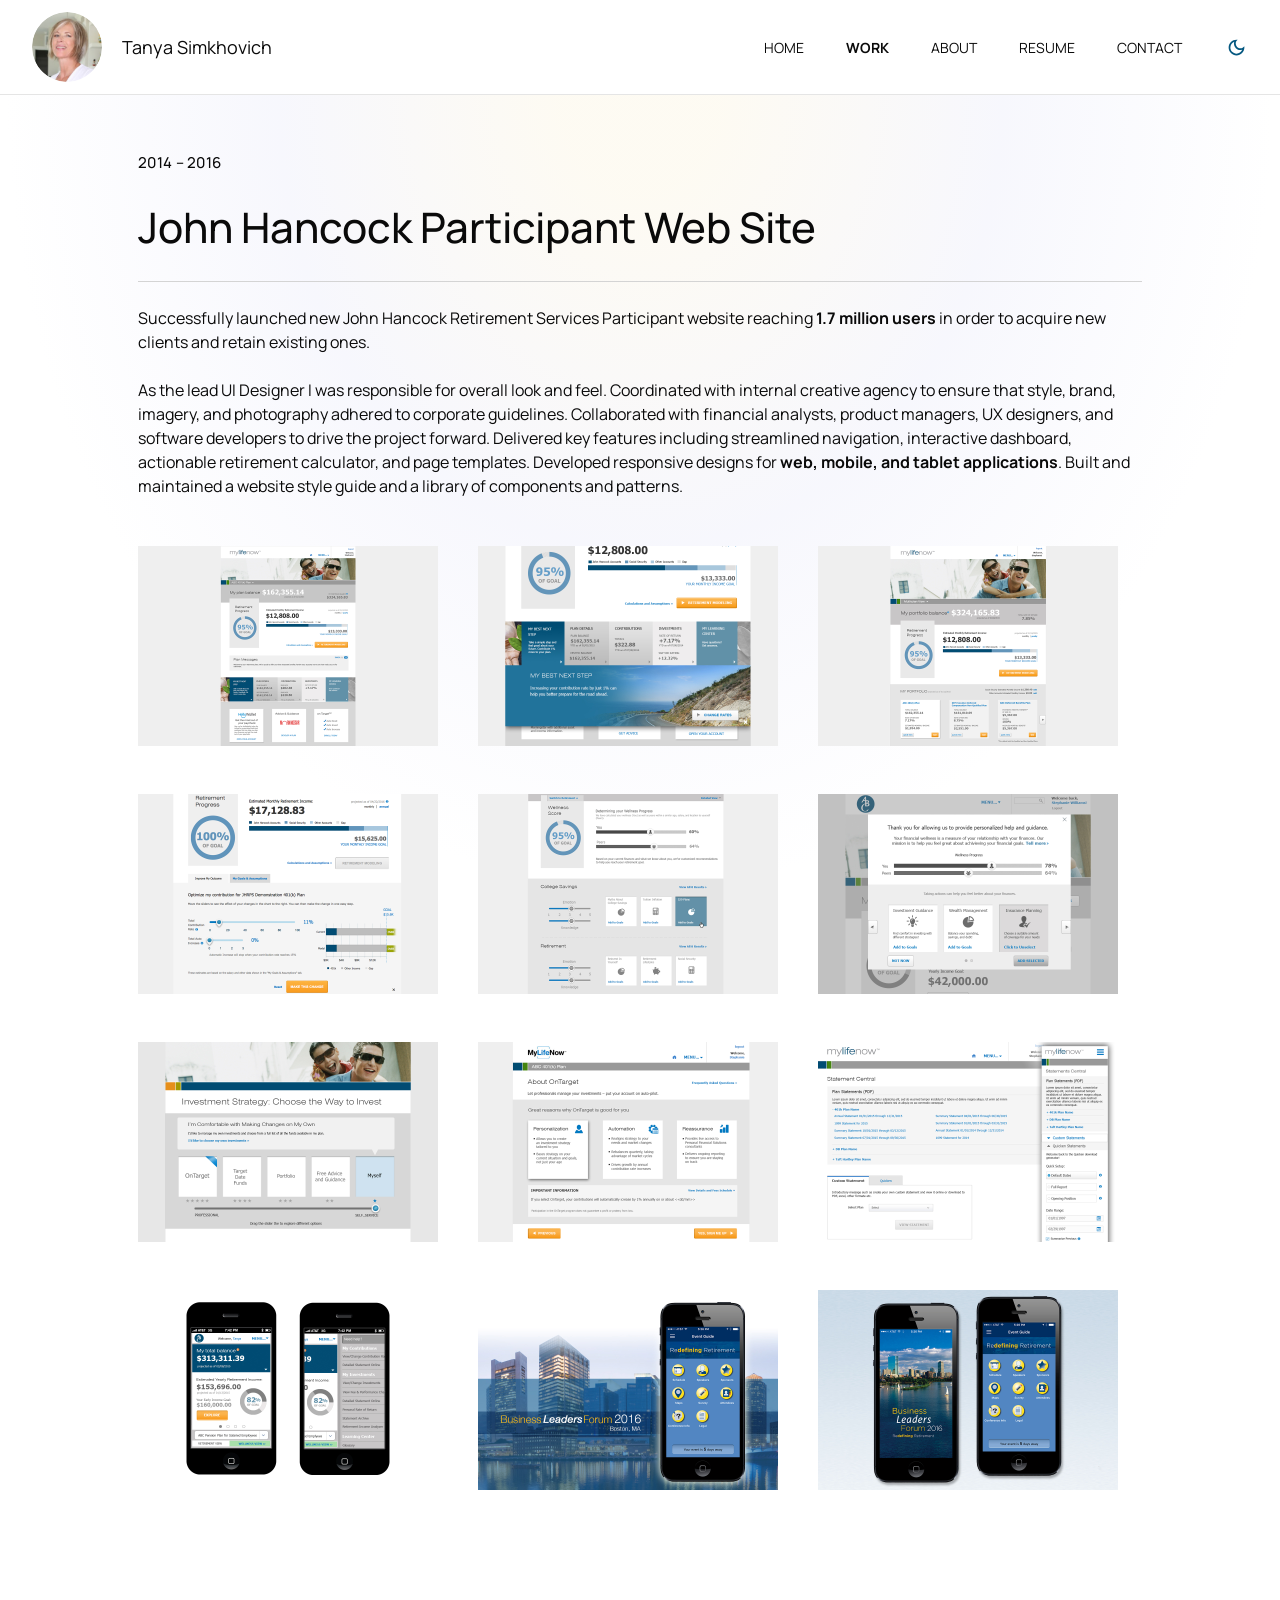
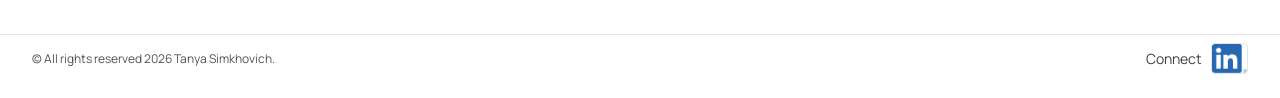
<file: jh-case-study.html>
<!DOCTYPE html>
<html lang="en">
<head>
  <meta charset="UTF-8" />
  <meta name="viewport" content="width=device-width, initial-scale=1.0" />
  <title>John Hancock Participant Web Site — Tanya Simkhovich</title>
  <link rel="icon" type="image/png" sizes="32x32" href="assets/favicon-32.png" />
  <link rel="icon" type="image/png" sizes="16x16" href="assets/favicon-16.png" />
  <link rel="preconnect" href="https://fonts.googleapis.com" />
  <link rel="preconnect" href="https://fonts.gstatic.com" crossorigin />
  <link rel="stylesheet" href="https://fonts.googleapis.com/css2?family=Manrope:wght@300;400;500;600;700&family=Inria+Serif:ital,wght@1,400;1,700&display=block" />
  <link rel="stylesheet" href="styles.css" />
  <link rel="stylesheet" href="cvs-case-study.css" />
  <link rel="stylesheet" href="max-case-study.css" />
  <link rel="stylesheet" href="lightbox.css" />
</head>
<body>

  <!-- ─── Navigation ──────────────────────────────────────────────── -->
  <nav>
    <div class="nav-inner">
      <a href="index.html" class="nav-headshot">
        <img class="nav-avatar" src="assets/avatar.png" alt="Tanya Simkhovich" />
        <span class="nav-name">Tanya Simkhovich</span>
      </a>
      <div class="nav-right">
        <ul class="nav-links">
          <li><a href="index.html">HOME</a></li>
          <li><a href="work.html" class="active">WORK</a></li>
          <li><a href="about.html">ABOUT</a></li>
          <li><a href="resume.html">RESUME</a></li>
          <li><a href="contact.html">CONTACT</a></li>
        </ul>
        <button class="toggle-mode" id="toggleMode" aria-label="Toggle dark/light mode" data-mode="light">
          <span class="toggle-mode__bg"></span>
          <img class="toggle-mode__icon" src="assets/icon-moon.svg" alt="" />
        </button>
        <button class="hamburger" id="hamburgerBtn" aria-label="Open menu" aria-expanded="false">
          <img src="assets/icon-hamburger.svg" alt="" />
        </button>
      </div>
    </div>
  </nav>

  <!-- Mobile menu -->
  <div class="mobile-menu" id="mobileMenu" aria-hidden="true">
    <div class="mobile-menu__panel">
      <div class="mobile-menu__header">
        <button class="mobile-close" id="mobileClose" aria-label="Close menu">
          <img src="assets/icon-close.svg" alt="" />
        </button>
      </div>
      <ul class="mobile-nav-links">
        <li><a href="index.html">Home</a></li>
        <li><a href="work.html">Work</a></li>
        <li><a href="about.html">About</a></li>
        <li><a href="resume.html">Resume</a></li>
        <li><a href="contact.html">Contact</a></li>
      </ul>
    </div>
  </div>

  <main class="case-study">
    <div class="cs-inner">

      <!-- ─── Header ────────────────────────────────────────────── -->
      <header class="cs-header anim-from-bottom">
        <p class="cs-dates">2014 &ndash; 2016</p>
        <h1 class="cs-title">John Hancock Participant Web Site</h1>
      </header>

      <!-- ─── Content ───────────────────────────────────────────── -->
      <div class="cs-content">

        <p class="anim-from-bottom">Successfully launched new John Hancock Retirement Services Participant website reaching <strong>1.7 million users</strong> in order to acquire new clients and retain existing ones.</p>

        <p class="anim-from-bottom">As the lead UI Designer I was responsible for overall look and feel. Coordinated with internal creative agency to ensure that style, brand, imagery, and photography adhered to corporate guidelines. Collaborated with financial analysts, product managers, UX designers, and software developers to drive the project forward. Delivered key features including streamlined navigation, interactive dashboard, actionable retirement calculator, and page templates. Developed responsive designs for <strong>web, mobile, and tablet applications</strong>. Built and maintained a website style guide and a library of components and patterns.</p>

        <!-- Row 1: 3 × 300px, gap 40px -->
        <div class="max-img-row max-img-row--pt anim-from-bottom" style="gap:40px;">
          <div class="max-trigger lightbox-trigger" data-lightbox-src="assets/cs-jh-single-plan-dashboard.png" data-lightbox-type="image" data-lightbox-group="jh" data-lightbox-title="Single Plan Dashboard" data-lightbox-desc="" data-lightbox-width="880" style="width:300px;">
            <img src="assets/cs-jh-single-plan-dashboard.png" alt="Single Plan Dashboard" />
          </div>
          <div class="max-trigger lightbox-trigger" data-lightbox-src="assets/cs-jh-next-step-drawer.png" data-lightbox-type="image" data-lightbox-group="jh" data-lightbox-title="Single Plan Dashboard" data-lightbox-desc="Single plan expandable drawer: &quot;Next Step&quot; details" data-lightbox-width="880" style="width:300px;">
            <img src="assets/cs-jh-next-step-drawer.png" alt="Next Step Drawer" />
          </div>
          <div class="max-trigger lightbox-trigger" data-lightbox-src="assets/cs-jh-multiplan-dashboard.png" data-lightbox-type="image" data-lightbox-group="jh" data-lightbox-title="Multi-plan Dashboard" data-lightbox-desc="" data-lightbox-width="880" style="width:300px;">
            <img src="assets/cs-jh-multiplan-dashboard.png" alt="MultiPlan Dashboard" />
          </div>
        </div>

        <!-- Row 2: 3 × 300px, gap 40px -->
        <div class="max-img-row anim-from-bottom" style="gap:40px;">
          <div class="max-trigger lightbox-trigger" data-lightbox-src="assets/cs-jh-ric.png" data-lightbox-type="image" data-lightbox-group="jh" data-lightbox-title="Retirement Income Calculator" data-lightbox-desc="Interactive Tool helps to visualize what contribution rate change gets you closer to achieving your desired retirement income goal." data-lightbox-width="880" style="width:300px;">
            <img src="assets/cs-jh-ric.png" alt="Retirement Income Calculator" />
          </div>
          <div class="max-trigger lightbox-trigger" data-lightbox-src="assets/cs-jh-wellness-dashboard.png" data-lightbox-type="image" data-lightbox-group="jh" data-lightbox-title="Financial Wellness dashboard" data-lightbox-desc="" data-lightbox-width="880" style="width:300px;">
            <img src="assets/cs-jh-wellness-dashboard.png" alt="Wellness Dashboard" />
          </div>
          <div class="max-trigger lightbox-trigger" data-lightbox-src="assets/cs-jh-financial-wellness-popup.png" data-lightbox-type="image" data-lightbox-group="jh" data-lightbox-title="Map Layer Editor" data-lightbox-desc="Expanded view showing detailed earthquake information within the Map Layer Editor." data-lightbox-width="880" style="width:300px;">
            <img src="assets/cs-jh-financial-wellness-popup.png" alt="Financial Wellness Popup" />
          </div>
        </div>

        <!-- Row 3: 3 × 300px, gap 40px -->
        <div class="max-img-row anim-from-bottom" style="gap:40px;">
          <div class="max-trigger lightbox-trigger" data-lightbox-src="assets/cs-jh-investment-options.png" data-lightbox-type="image" data-lightbox-group="jh" data-lightbox-title="Investment Options Dashboard" data-lightbox-desc="" data-lightbox-width="880" style="width:300px;">
            <img src="assets/cs-jh-investment-options.png" alt="Investment Options" />
          </div>
          <div class="max-trigger lightbox-trigger" data-lightbox-src="assets/cs-jh-on-target-page.png" data-lightbox-type="image" data-lightbox-group="jh" data-lightbox-title="onTarget Program Overview Page" data-lightbox-desc="" data-lightbox-width="880" style="width:300px;">
            <img src="assets/cs-jh-on-target-page.png" alt="On Target Page" />
          </div>
          <div class="max-trigger lightbox-trigger" data-lightbox-src="assets/cs-jh-responsive.png" data-lightbox-type="image" data-lightbox-group="jh" data-lightbox-title="Web site Responsive Behavior" data-lightbox-desc="" data-lightbox-width="880" style="width:300px;">
            <img src="assets/cs-jh-responsive.png" alt="Responsive Design" />
          </div>
        </div>

        <!-- Row 4: 3 × 300px, gap 40px (last row) -->
        <div class="max-img-row max-img-row--last anim-from-bottom" style="gap:40px;">
          <div class="max-trigger lightbox-trigger" data-lightbox-src="assets/cs-jh-mln-mobile-prototype.png" data-lightbox-type="image" data-lightbox-group="jh" data-lightbox-title="Responsive view on mobile device" data-lightbox-desc="" data-lightbox-width="880" style="width:300px;">
            <img src="assets/cs-jh-mln-mobile-prototype.png" alt="MLN Mobile Prototype" />
          </div>
          <div class="max-trigger lightbox-trigger" data-lightbox-src="assets/cs-jh-blf-homepage.png" data-lightbox-type="image" data-lightbox-group="jh" data-lightbox-title="Event App for Business Leaders Forum" data-lightbox-desc="Customized a white-label event app by applying graphics, colors, and iconography aligned with the John Hancock Brand Playbook." data-lightbox-width="880" style="width:300px;">
            <img src="assets/cs-jh-blf-homepage.png" alt="BLF Homepage" />
          </div>
          <div class="max-trigger lightbox-trigger" data-lightbox-src="assets/cs-jh-blf-2016.png" data-lightbox-type="image" data-lightbox-group="jh" data-lightbox-title="Event App for Business Leaders Forum" data-lightbox-desc="" data-lightbox-width="880" style="width:300px;">
            <img src="assets/cs-jh-blf-2016.png" alt="BLF 2016" />
          </div>
        </div>

      </div><!-- /.cs-content -->

    </div><!-- /.cs-inner -->
  </main>

  <!-- ─── Footer ────────────────────────────────────────────────── -->
  <footer id="footer">
    <div class="footer-inner">
      <p class="footer-copy">&copy; All rights reserved 2026 Tanya Simkhovich.</p>
      <div class="footer-contact">
        <span class="footer-connect">Connect</span>
        <a class="footer-linkedin" href="https://linkedin.com/in/tanyasimkhovich/" target="_blank" rel="noopener">
          <img src="assets/linkedin-logo.png" alt="LinkedIn" />
        </a>
      </div>
    </div>
  </footer>

  <!-- ─── Full-Screen Modal ────────────────────────────────────────── -->
  <div class="lightbox" id="lightbox">
    <div class="lightbox__header">
      <button class="lightbox__close" id="lightboxClose" aria-label="Close">
        <img src="assets/icon-close.svg" alt="" />
      </button>
    </div>
    <div class="lightbox__title-area">
      <h2 class="lightbox__title" id="lightboxTitle"></h2>
      <p class="lightbox__desc" id="lightboxDesc"></p>
    </div>
    <div class="lightbox__media-row">
      <button class="lightbox__nav-btn" id="lightboxPrev" aria-label="Previous">
        <svg width="24" height="24" viewBox="0 0 24 24" fill="none"><path d="M15 18l-6-6 6-6" stroke="currentColor" stroke-width="2" stroke-linecap="round" stroke-linejoin="round"/></svg>
      </button>
      <div class="lightbox__body" id="lightboxBody"></div>
      <button class="lightbox__nav-btn" id="lightboxNext" aria-label="Next">
        <svg width="24" height="24" viewBox="0 0 24 24" fill="none"><path d="M9 6l6 6-6 6" stroke="currentColor" stroke-width="2" stroke-linecap="round" stroke-linejoin="round"/></svg>
      </button>
    </div>
  </div>

  <script src="script.js"></script>
  <script src="lightbox.js"></script>
</body>
</html>
</file>
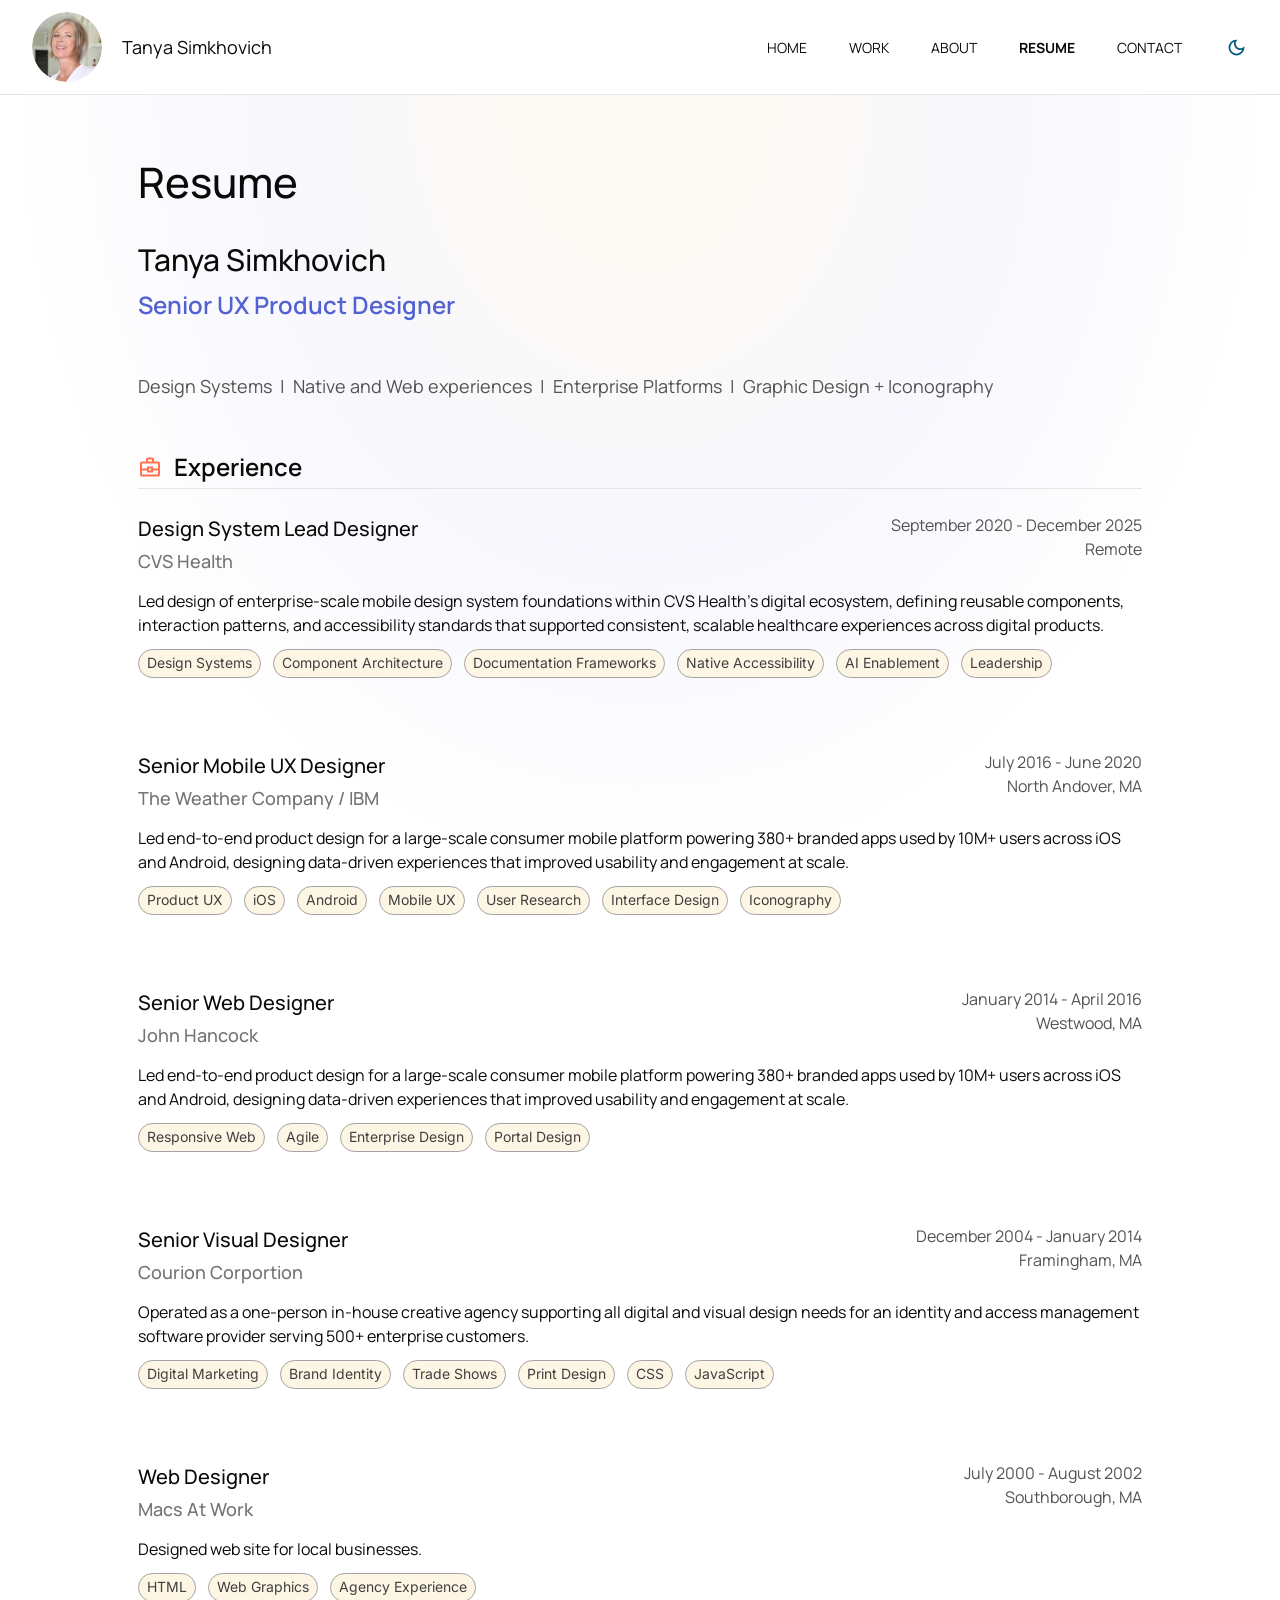
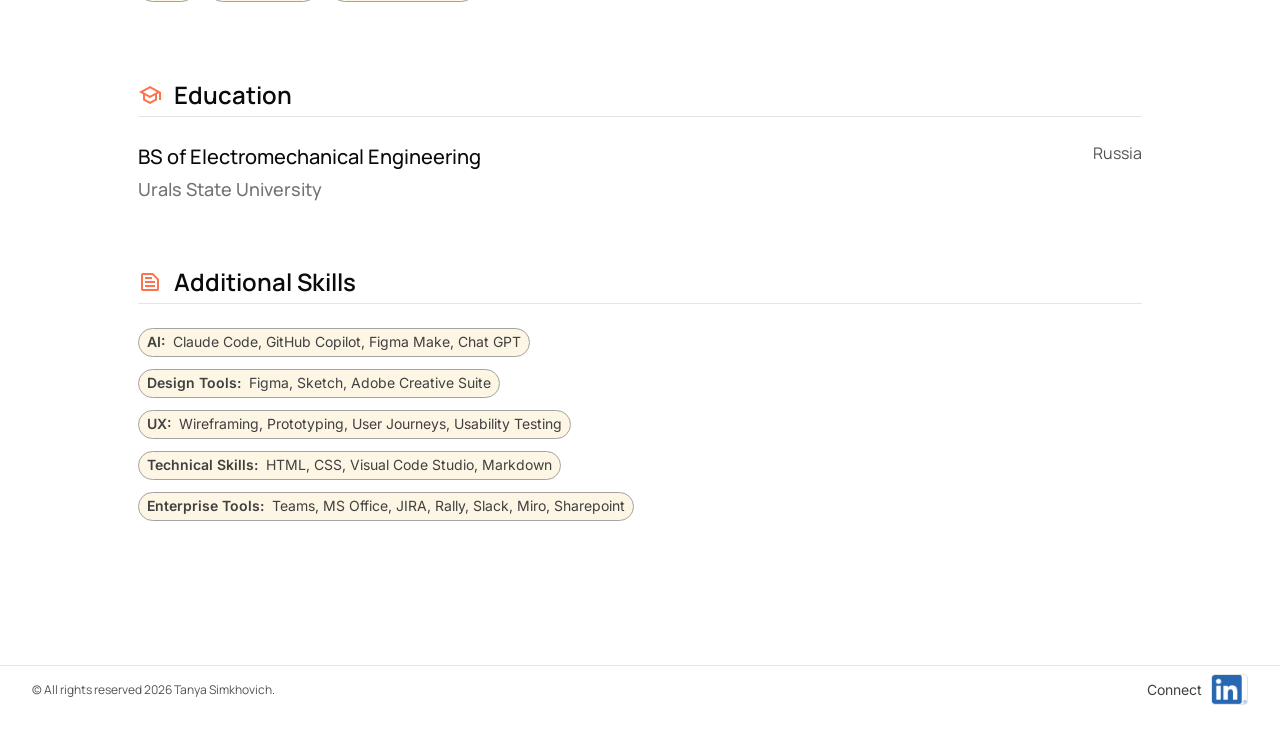
<file: resume.html>
<!DOCTYPE html>
<html lang="en">
<head>
  <meta charset="UTF-8" />
  <meta name="viewport" content="width=device-width, initial-scale=1.0" />
  <title>Resume — Tanya Simkhovich</title>
  <link rel="icon" type="image/png" sizes="32x32" href="assets/favicon-32.png" />
  <link rel="icon" type="image/png" sizes="16x16" href="assets/favicon-16.png" />
  <link rel="preconnect" href="https://fonts.googleapis.com" />
  <link rel="preconnect" href="https://fonts.gstatic.com" crossorigin />
  <link rel="stylesheet" href="https://fonts.googleapis.com/css2?family=Manrope:wght@300;400;500;600;700&family=Inria+Serif:ital,wght@1,400;1,700&family=Inter:wght@400;600&display=block" />
  <link rel="stylesheet" href="styles.css" />
  <link rel="stylesheet" href="cvs-case-study.css" />
  <link rel="stylesheet" href="resume.css" />
</head>
<body>

  <!-- ─── Navigation ──────────────────────────────────────────────── -->
  <nav>
    <div class="nav-inner">
      <a href="index.html" class="nav-headshot">
        <img class="nav-avatar" src="assets/avatar.png" alt="Tanya Simkhovich" />
        <span class="nav-name">Tanya Simkhovich</span>
      </a>
      <div class="nav-right">
        <ul class="nav-links">
          <li><a href="index.html">HOME</a></li>
          <li><a href="work.html">WORK</a></li>
          <li><a href="about.html">ABOUT</a></li>
          <li><a href="resume.html" class="active">RESUME</a></li>
          <li><a href="contact.html">CONTACT</a></li>
        </ul>
        <button class="toggle-mode" id="toggleMode" aria-label="Toggle dark/light mode" data-mode="light">
          <span class="toggle-mode__bg"></span>
          <img class="toggle-mode__icon" src="assets/icon-moon.svg" alt="" />
        </button>
        <button class="hamburger" id="hamburgerBtn" aria-label="Open menu" aria-expanded="false">
          <img src="assets/icon-hamburger.svg" alt="" />
        </button>
      </div>
    </div>
  </nav>

  <!-- Mobile menu -->
  <div class="mobile-menu" id="mobileMenu" aria-hidden="true">
    <div class="mobile-menu__panel">
      <div class="mobile-menu__header">
        <button class="mobile-close" id="mobileClose" aria-label="Close menu">
          <img src="assets/icon-close.svg" alt="" />
        </button>
      </div>
      <ul class="mobile-nav-links">
        <li><a href="index.html">Home</a></li>
        <li><a href="work.html">Work</a></li>
        <li><a href="about.html">About</a></li>
        <li><a href="resume.html">Resume</a></li>
        <li><a href="contact.html">Contact</a></li>
      </ul>
    </div>
  </div>

  <main class="case-study">
    <div class="cs-inner">

      <!-- ─── Header ────────────────────────────────────────────── -->
      <header class="cs-header anim-from-bottom" style="border-bottom:none; margin-bottom:0;">
        <h1 class="cs-title">Resume</h1>
      </header>

      <!-- ─── Content ───────────────────────────────────────────── -->
      <div class="cs-content">

        <!-- Resume Header -->
        <div class="resume-header anim-from-bottom">
          <p class="resume-header__name">Tanya Simkhovich</p>
          <p class="resume-header__role">Senior UX Product Designer</p>
          <p class="resume-header__tagline">Design Systems &nbsp;|&nbsp; Native and Web experiences &nbsp;|&nbsp; Enterprise Platforms &nbsp;|&nbsp; Graphic Design + Iconography</p>
        </div>

        <!-- ═══ Experience ═══════════════════════════════════════ -->
        <div class="resume-section-header anim-from-bottom">
          <img src="assets/icon-experience.svg" alt="" />
          <h2>Experience</h2>
        </div>

        <!-- CVS Health -->
        <div class="resume-entry anim-from-bottom">
          <div class="resume-entry__top">
            <div>
              <p class="resume-entry__title">Design System Lead Designer</p>
              <p class="resume-entry__company">CVS Health</p>
            </div>
            <div class="resume-entry__meta">
              <p class="resume-entry__date">September 2020 - December 2025</p>
              <p class="resume-entry__location">Remote</p>
            </div>
          </div>
          <p class="resume-entry__desc">Led design of enterprise-scale mobile design system foundations within CVS Health's digital ecosystem, defining reusable components, interaction patterns, and accessibility standards that supported consistent, scalable healthcare experiences across digital products.</p>
          <div class="resume-pills">
            <span class="skill-pill">Design Systems</span>
            <span class="skill-pill">Component Architecture</span>
            <span class="skill-pill">Documentation Frameworks</span>
            <span class="skill-pill">Native Accessibility</span>
            <span class="skill-pill">AI Enablement</span>
            <span class="skill-pill">Leadership</span>
          </div>
        </div>

        <!-- The Weather Company / IBM -->
        <div class="resume-entry anim-from-bottom">
          <div class="resume-entry__top">
            <div>
              <p class="resume-entry__title">Senior Mobile UX Designer</p>
              <p class="resume-entry__company">The Weather Company / IBM</p>
            </div>
            <div class="resume-entry__meta">
              <p class="resume-entry__date">July 2016 - June 2020</p>
              <p class="resume-entry__location">North Andover, MA</p>
            </div>
          </div>
          <p class="resume-entry__desc">Led end-to-end product design for a large-scale consumer mobile platform powering 380+ branded apps used by 10M+ users across iOS and Android, designing data-driven experiences that improved usability and engagement at scale.</p>
          <div class="resume-pills">
            <span class="skill-pill">Product UX</span>
            <span class="skill-pill">iOS</span>
            <span class="skill-pill">Android</span>
            <span class="skill-pill">Mobile UX</span>
            <span class="skill-pill">User Research</span>
            <span class="skill-pill">Interface Design</span>
            <span class="skill-pill">Iconography</span>
          </div>
        </div>

        <!-- John Hancock -->
        <div class="resume-entry anim-from-bottom">
          <div class="resume-entry__top">
            <div>
              <p class="resume-entry__title">Senior Web Designer</p>
              <p class="resume-entry__company">John Hancock</p>
            </div>
            <div class="resume-entry__meta">
              <p class="resume-entry__date">January 2014 - April 2016</p>
              <p class="resume-entry__location">Westwood, MA</p>
            </div>
          </div>
          <p class="resume-entry__desc">Led end-to-end product design for a large-scale consumer mobile platform powering 380+ branded apps used by 10M+ users across iOS and Android, designing data-driven experiences that improved usability and engagement at scale.</p>
          <div class="resume-pills">
            <span class="skill-pill">Responsive Web</span>
            <span class="skill-pill">Agile</span>
            <span class="skill-pill">Enterprise Design</span>
            <span class="skill-pill">Portal Design</span>
          </div>
        </div>

        <!-- Courion Corporation -->
        <div class="resume-entry anim-from-bottom">
          <div class="resume-entry__top">
            <div>
              <p class="resume-entry__title">Senior Visual Designer</p>
              <p class="resume-entry__company">Courion Corportion</p>
            </div>
            <div class="resume-entry__meta">
              <p class="resume-entry__date">December 2004 - January 2014</p>
              <p class="resume-entry__location">Framingham, MA</p>
            </div>
          </div>
          <p class="resume-entry__desc">Operated as a one-person in-house creative agency supporting all digital and visual design needs for an identity and access management software provider serving 500+ enterprise customers.</p>
          <div class="resume-pills">
            <span class="skill-pill">Digital Marketing</span>
            <span class="skill-pill">Brand Identity</span>
            <span class="skill-pill">Trade Shows</span>
            <span class="skill-pill">Print Design</span>
            <span class="skill-pill">CSS</span>
            <span class="skill-pill">JavaScript</span>
          </div>
        </div>

        <!-- Macs At Work -->
        <div class="resume-entry anim-from-bottom">
          <div class="resume-entry__top">
            <div>
              <p class="resume-entry__title">Web Designer</p>
              <p class="resume-entry__company">Macs At Work</p>
            </div>
            <div class="resume-entry__meta">
              <p class="resume-entry__date">July 2000 - August 2002</p>
              <p class="resume-entry__location">Southborough, MA</p>
            </div>
          </div>
          <p class="resume-entry__desc">Designed web site for local businesses.</p>
          <div class="resume-pills">
            <span class="skill-pill">HTML</span>
            <span class="skill-pill">Web Graphics</span>
            <span class="skill-pill">Agency Experience</span>
          </div>
        </div>

        <!-- ═══ Education ════════════════════════════════════════ -->
        <div class="resume-section-header anim-from-bottom">
          <img src="assets/icon-education.svg" alt="" />
          <h2>Education</h2>
        </div>

        <div class="resume-entry resume-entry--edu anim-from-bottom">
          <div class="resume-entry__top">
            <div>
              <p class="resume-entry__title">BS of Electromechanical Engineering</p>
              <p class="resume-entry__company">Urals State University</p>
            </div>
            <div class="resume-entry__meta">
              <p class="resume-entry__date">Russia</p>
            </div>
          </div>
        </div>

        <!-- ═══ Additional Skills ════════════════════════════════ -->
        <div class="resume-section-header anim-from-bottom">
          <img src="assets/icon-skills.svg" alt="" />
          <h2>Additional Skills</h2>
        </div>

        <div class="resume-additional-skills anim-from-bottom">
          <span class="skill-pill"><strong>AI:</strong>&nbsp; Claude Code, GitHub Copilot, Figma Make, Chat GPT</span>
          <span class="skill-pill"><strong>Design Tools:</strong>&nbsp; Figma, Sketch, Adobe Creative Suite</span>
          <span class="skill-pill"><strong>UX:</strong>&nbsp; Wireframing, Prototyping, User Journeys, Usability Testing</span>
          <span class="skill-pill"><strong>Technical Skills:</strong>&nbsp; HTML, CSS, Visual Code Studio, Markdown</span>
          <span class="skill-pill"><strong>Enterprise Tools:</strong>&nbsp; Teams, MS Office, JIRA, Rally, Slack, Miro, Sharepoint</span>
        </div>

      </div><!-- /.cs-content -->

    </div><!-- /.cs-inner -->
  </main>

  <!-- ─── Footer ────────────────────────────────────────────────── -->
  <footer id="footer">
    <div class="footer-inner">
      <p class="footer-copy">&copy; All rights reserved 2026 Tanya Simkhovich.</p>
      <div class="footer-contact">
        <span class="footer-connect">Connect</span>
        <a class="footer-linkedin" href="https://linkedin.com/in/tanyasimkhovich/" target="_blank" rel="noopener">
          <img src="assets/linkedin-logo.png" alt="LinkedIn" />
        </a>
      </div>
    </div>
  </footer>

  <script src="script.js"></script>
</body>
</html>
</file>
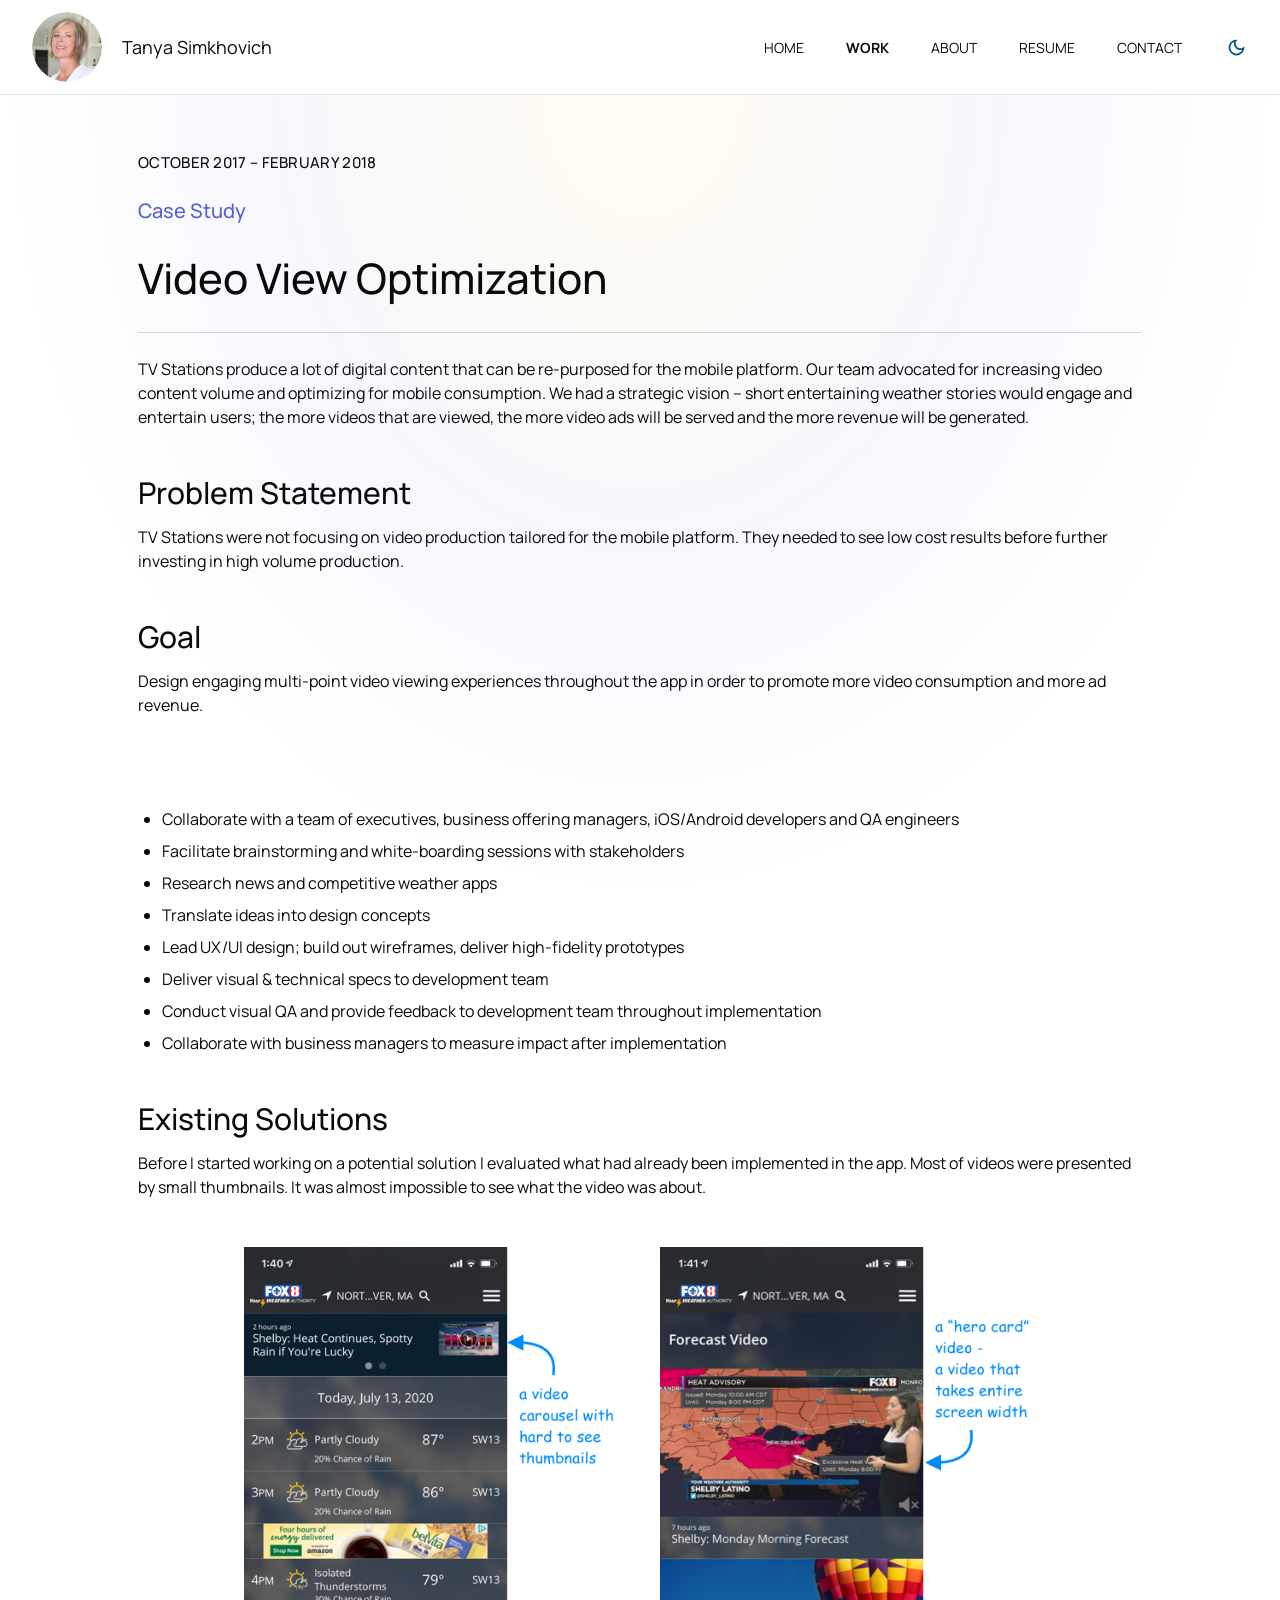
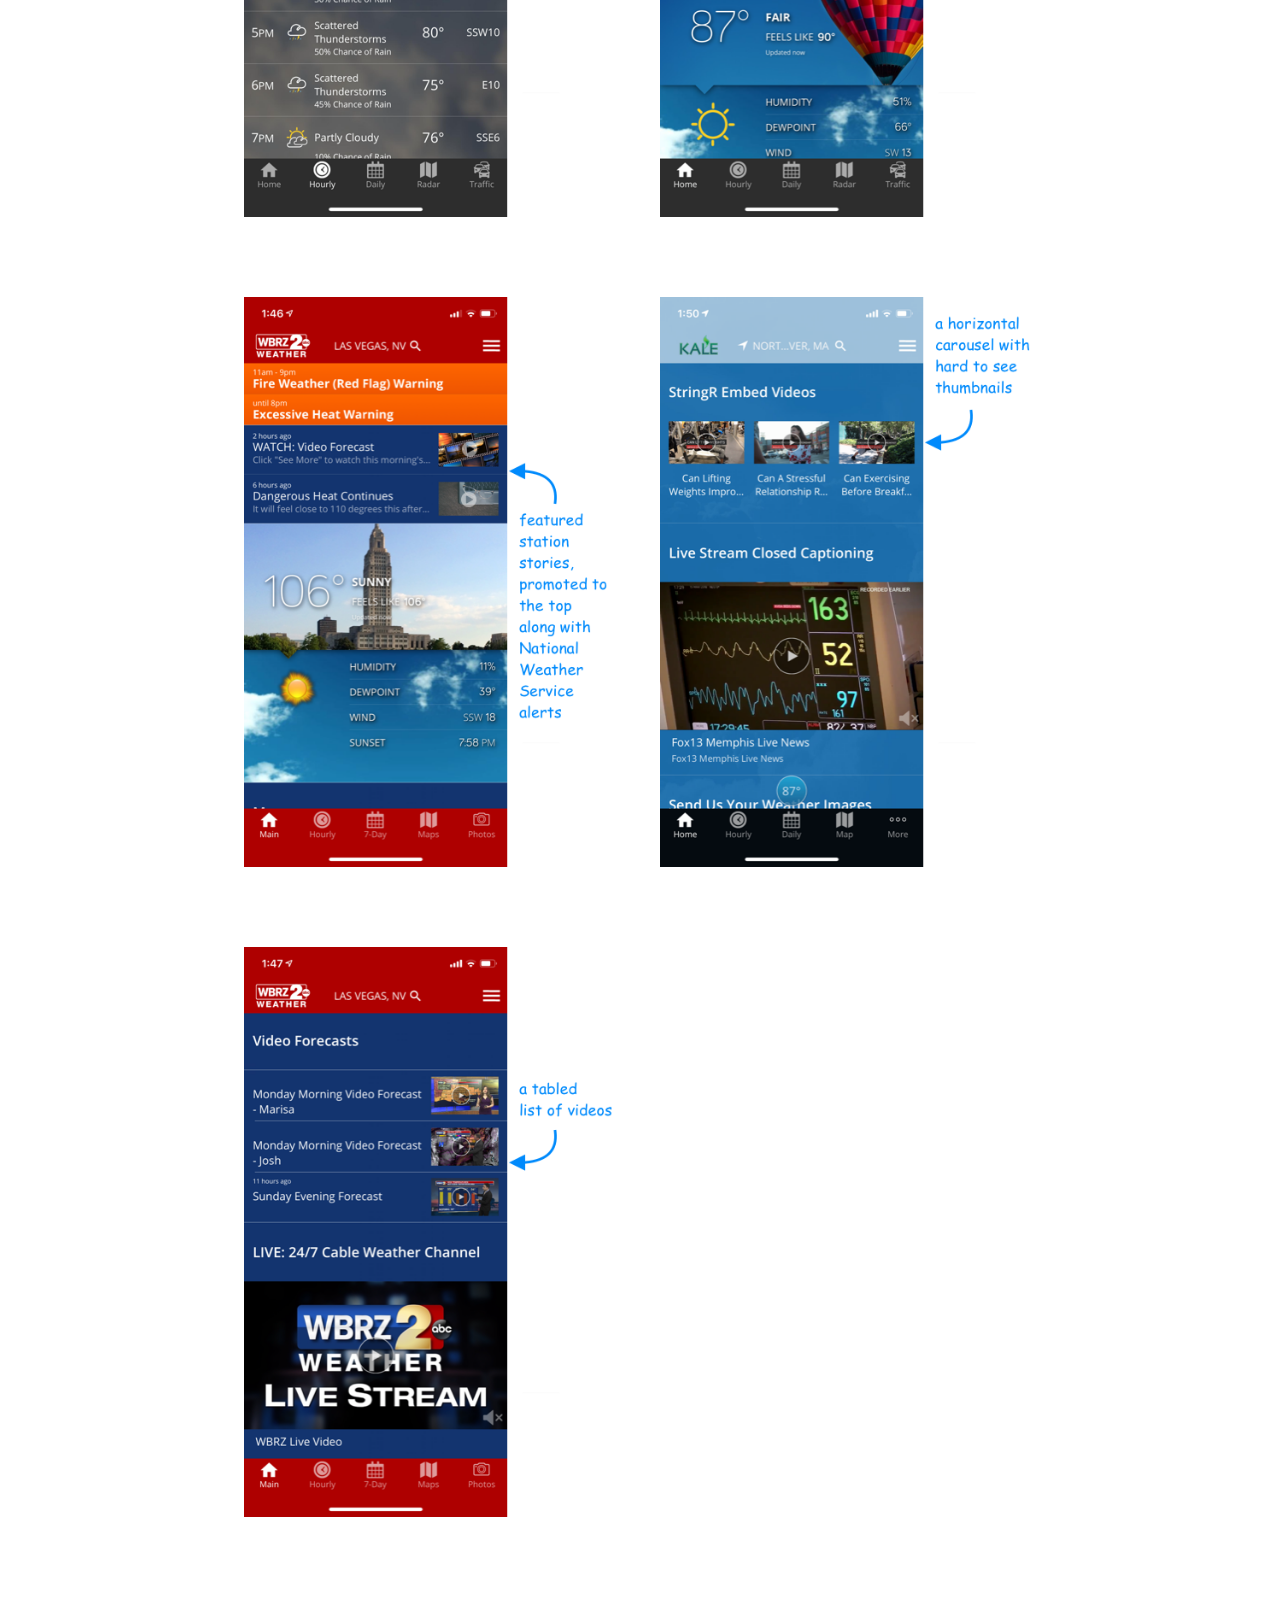
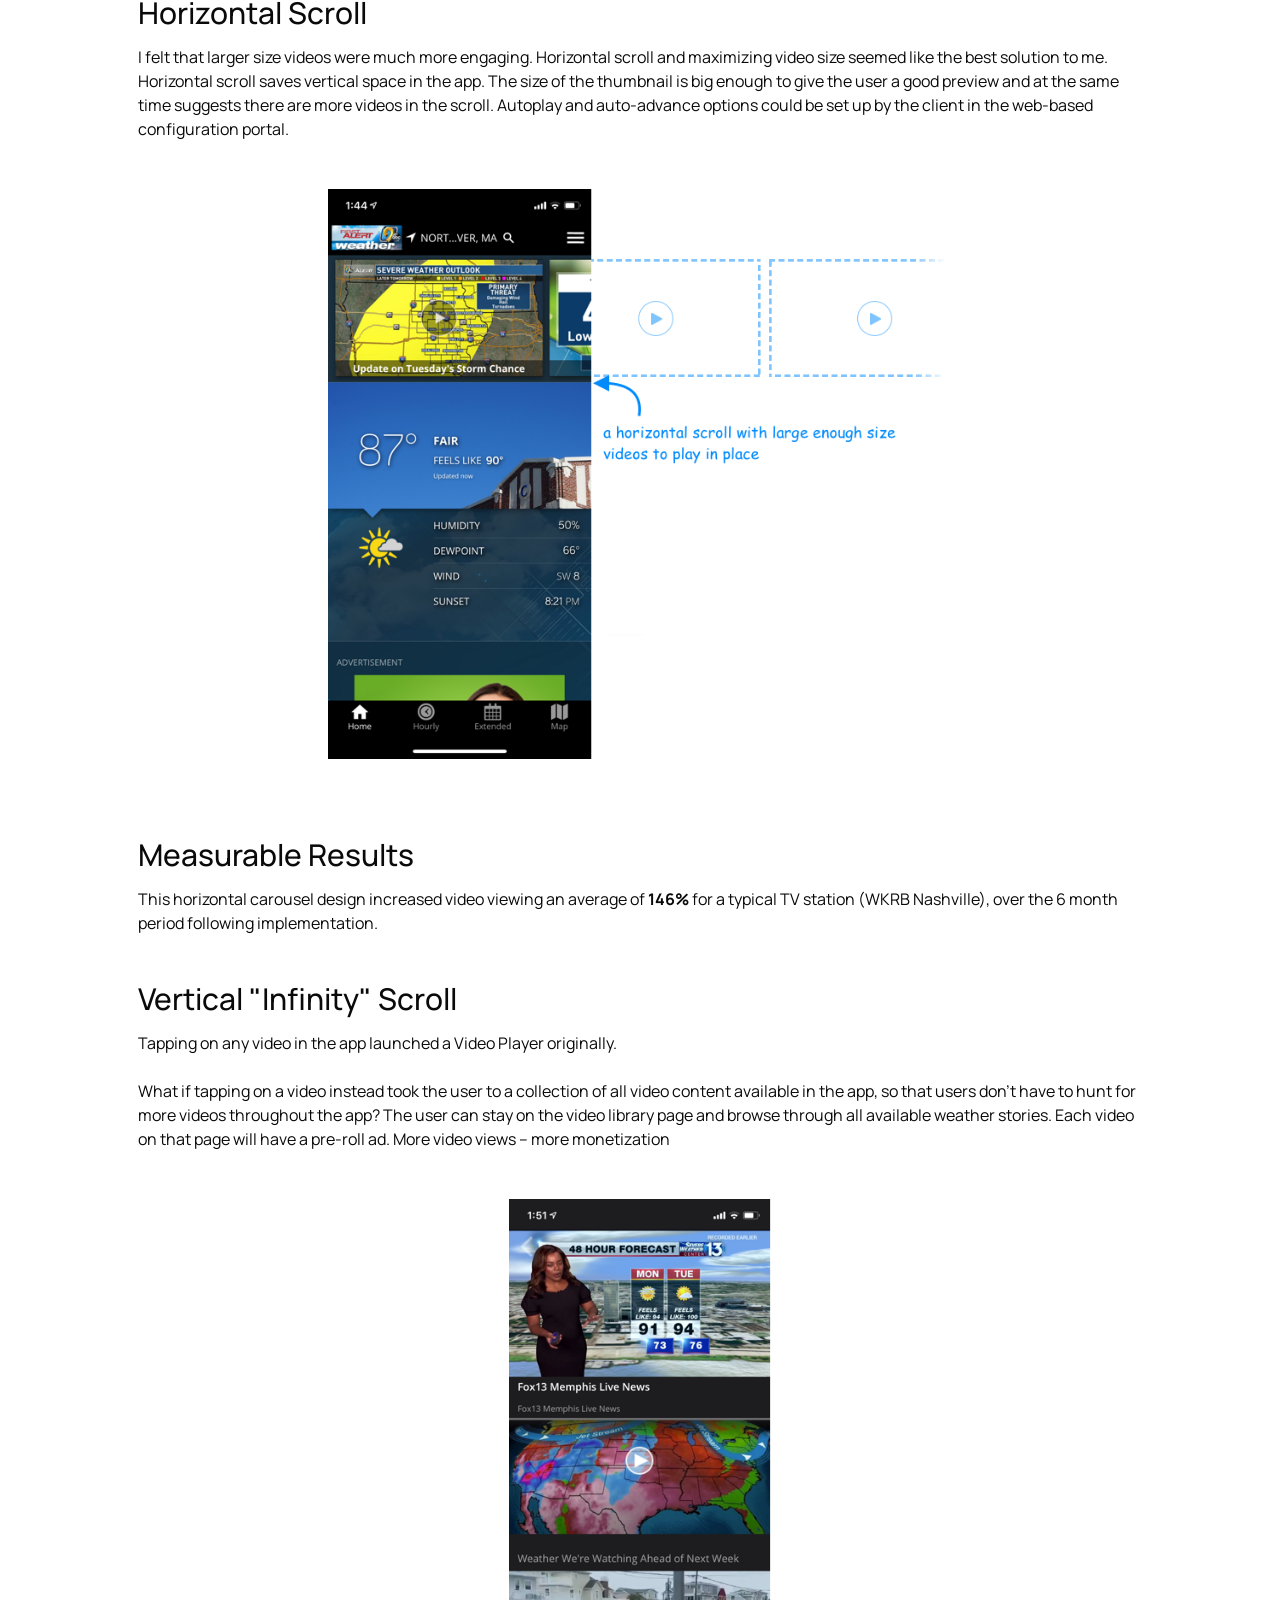
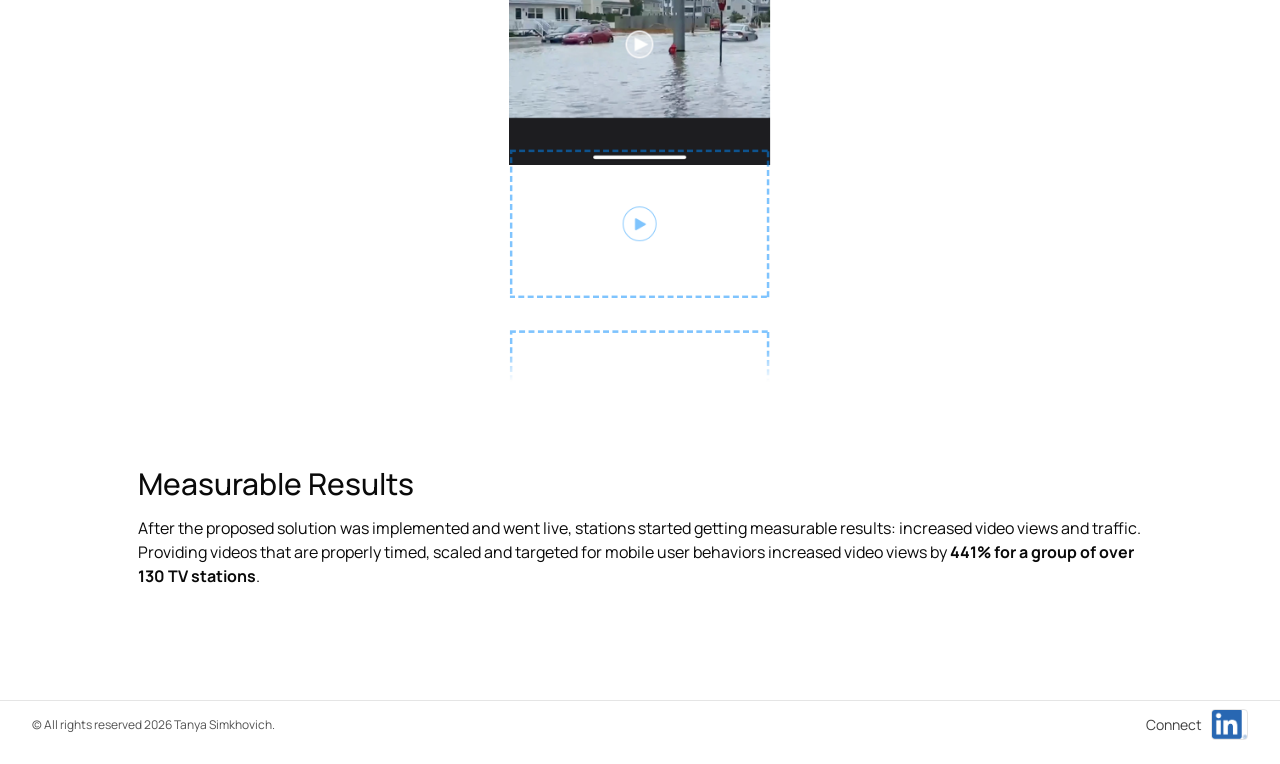
<file: video-case-study.html>
<!DOCTYPE html>
<html lang="en">
<head>
  <meta charset="UTF-8" />
  <meta name="viewport" content="width=device-width, initial-scale=1.0" />
  <title>Video View Optimization — Tanya Simkhovich</title>
  <link rel="icon" type="image/png" sizes="32x32" href="assets/favicon-32.png" />
  <link rel="icon" type="image/png" sizes="16x16" href="assets/favicon-16.png" />
  <link rel="preconnect" href="https://fonts.googleapis.com" />
  <link rel="preconnect" href="https://fonts.gstatic.com" crossorigin />
  <link rel="stylesheet" href="https://fonts.googleapis.com/css2?family=Manrope:wght@300;400;500;600;700&family=Inria+Serif:ital,wght@1,400;1,700&display=block" />
  <link rel="stylesheet" href="styles.css" />
  <link rel="stylesheet" href="cvs-case-study.css" />
  <link rel="stylesheet" href="video-case-study.css" />
</head>
<body>

  <!-- ─── Navigation ──────────────────────────────────────────────── -->
  <nav>
    <div class="nav-inner">
      <a href="index.html" class="nav-headshot">
        <img class="nav-avatar" src="assets/avatar.png" alt="Tanya Simkhovich" />
        <span class="nav-name">Tanya Simkhovich</span>
      </a>
      <div class="nav-right">
        <ul class="nav-links">
          <li><a href="index.html">HOME</a></li>
          <li><a href="work.html" class="active">WORK</a></li>
          <li><a href="about.html">ABOUT</a></li>
          <li><a href="resume.html">RESUME</a></li>
          <li><a href="contact.html">CONTACT</a></li>
        </ul>
        <button class="toggle-mode" id="toggleMode" aria-label="Toggle dark/light mode" data-mode="light">
          <span class="toggle-mode__bg"></span>
          <img class="toggle-mode__icon" src="assets/icon-moon.svg" alt="" />
        </button>
        <button class="hamburger" id="hamburgerBtn" aria-label="Open menu" aria-expanded="false">
          <img src="assets/icon-hamburger.svg" alt="" />
        </button>
      </div>
    </div>
  </nav>

  <!-- Mobile menu -->
  <div class="mobile-menu" id="mobileMenu" aria-hidden="true">
    <div class="mobile-menu__panel">
      <div class="mobile-menu__header">
        <button class="mobile-close" id="mobileClose" aria-label="Close menu">
          <img src="assets/icon-close.svg" alt="" />
        </button>
      </div>
      <ul class="mobile-nav-links">
        <li><a href="index.html">Home</a></li>
        <li><a href="work.html">Work</a></li>
        <li><a href="about.html">About</a></li>
        <li><a href="resume.html">Resume</a></li>
        <li><a href="contact.html">Contact</a></li>
      </ul>
    </div>
  </div>

  <main class="case-study">
    <div class="cs-inner">

      <!-- ─── Header ────────────────────────────────────────────── -->
      <header class="cs-header anim-from-bottom">
        <p class="cs-dates">October 2017 &ndash; February 2018</p>
        <p class="cs-label">Case Study</p>
        <h1 class="cs-title">Video View Optimization</h1>
      </header>

      <!-- ─── Content ───────────────────────────────────────────── -->
      <div class="cs-content">

        <!-- Intro -->
        <p class="anim-from-bottom">TV Stations produce a lot of digital content that can be re-purposed for the mobile platform. Our team advocated for increasing video content volume and optimizing for mobile consumption. We had a strategic vision &ndash; short entertaining weather stories would engage and entertain users; the more videos that are viewed, the more video ads will be served and the more revenue will be generated.</p>

        <!-- Problem Statement -->
        <h2 class="anim-from-bottom">Problem Statement</h2>
        <p class="anim-from-bottom">TV Stations were not focusing on video production tailored for the mobile platform. They needed to see low cost results before further investing in high volume production.</p>

        <!-- Goal -->
        <h2 class="anim-from-bottom">Goal</h2>
        <p class="anim-from-bottom">Design engaging multi-point video viewing experiences throughout the app in order to promote more video consumption and more ad revenue.</p>

        <!-- My Role -->
        <h2 class="cs-section-heading anim-from-bottom">My Role</h2>
        <ul class="anim-from-bottom">
          <li>Collaborate with a team of executives, business offering managers, iOS/Android developers and QA engineers</li>
          <li>Facilitate brainstorming and white-boarding sessions with stakeholders</li>
          <li>Research news and competitive weather apps</li>
          <li>Translate ideas into design concepts</li>
          <li>Lead UX/UI design; build out wireframes, deliver high-fidelity prototypes</li>
          <li>Deliver visual &amp; technical specs to development team</li>
          <li>Conduct visual QA and provide feedback to development team throughout implementation</li>
          <li>Collaborate with business managers to measure impact after implementation</li>
        </ul>

        <!-- Existing Solutions -->
        <h2 class="anim-from-bottom">Existing Solutions</h2>
        <p class="anim-from-bottom">Before I started working on a potential solution I evaluated what had already been implemented in the app. Most of videos were presented by small thumbnails. It was almost impossible to see what the video was about.</p>

        <div class="vid-phones-row anim-from-bottom">
          <div class="vid-phone">
            <img src="assets/cs-video-1.png" alt="Existing video solution 1" />
          </div>
          <div class="vid-phone">
            <img src="assets/cs-video-2.png" alt="Existing video solution 2" />
          </div>
        </div>

        <div class="vid-phones-row anim-from-bottom">
          <div class="vid-phone">
            <img src="assets/cs-video-3.png" alt="Existing video solution 3" />
          </div>
          <div class="vid-phone">
            <img src="assets/cs-video-5.png" alt="Existing video solution 5" />
          </div>
        </div>

        <div class="vid-phones-row vid-phones-row--left anim-from-bottom">
          <div class="vid-phone">
            <img src="assets/cs-video-4.png" alt="Existing video solution 4" />
          </div>
        </div>

        <!-- Horizontal Scroll -->
        <h2 class="anim-from-bottom">Horizontal Scroll</h2>
        <p class="anim-from-bottom">I felt that larger size videos were much more engaging. Horizontal scroll and maximizing video size seemed like the best solution to me. Horizontal scroll saves vertical space in the app. The size of the thumbnail is big enough to give the user a good preview and at the same time suggests there are more videos in the scroll. Autoplay and auto-advance options could be set up by the client in the web-based configuration portal.</p>

        <div class="vid-image-row anim-from-bottom">
          <img class="vid-carousel-img" src="assets/cs-video-carousel.png" alt="Video horizontal carousel" />
        </div>

        <!-- Measurable Results -->
        <h2 class="anim-from-bottom">Measurable Results</h2>
        <p class="anim-from-bottom">This horizontal carousel design increased video viewing an average of <strong>146%</strong> for a typical TV station (WKRB Nashville), over the 6 month period following implementation.</p>

        <!-- Vertical "Infinity" Scroll -->
        <h2 class="anim-from-bottom">Vertical "Infinity" Scroll</h2>
        <p class="anim-from-bottom">Tapping on any video in the app launched a Video Player originally.</p>
        <p class="anim-from-bottom">What if tapping on a video instead took the user to a collection of all video content available in the app, so that users don't have to hunt for more videos throughout the app? The user can stay on the video library page and browse through all available weather stories. Each video on that page will have a pre-roll ad. More video views &ndash; more monetization</p>

        <div class="vid-phones-row vid-phones-row--centered anim-from-bottom">
          <div class="vid-phone vid-phone--tall">
            <img src="assets/cs-video-discovery.png" alt="Video discovery vertical scroll" />
          </div>
        </div>

        <!-- Measurable Results 2 -->
        <h2 class="anim-from-bottom">Measurable Results</h2>
        <p class="anim-from-bottom vid-last-paragraph">After the proposed solution was implemented and went live, stations started getting measurable results: increased video views and traffic. Providing videos that are properly timed, scaled and targeted for mobile user behaviors increased video views by <strong>441% for a group of over 130 TV stations</strong>.</p>

      </div><!-- /.cs-content -->

    </div><!-- /.cs-inner -->
  </main>

  <!-- ─── Footer ────────────────────────────────────────────────── -->
  <footer id="footer">
    <div class="footer-inner">
      <p class="footer-copy">&copy; All rights reserved 2026 Tanya Simkhovich.</p>
      <div class="footer-contact">
        <span class="footer-connect">Connect</span>
        <a class="footer-linkedin" href="https://linkedin.com/in/tanyasimkhovich/" target="_blank" rel="noopener">
          <img src="assets/linkedin-logo.png" alt="LinkedIn" />
        </a>
      </div>
    </div>
  </footer>

  <script src="script.js"></script>
</body>
</html>
</file>
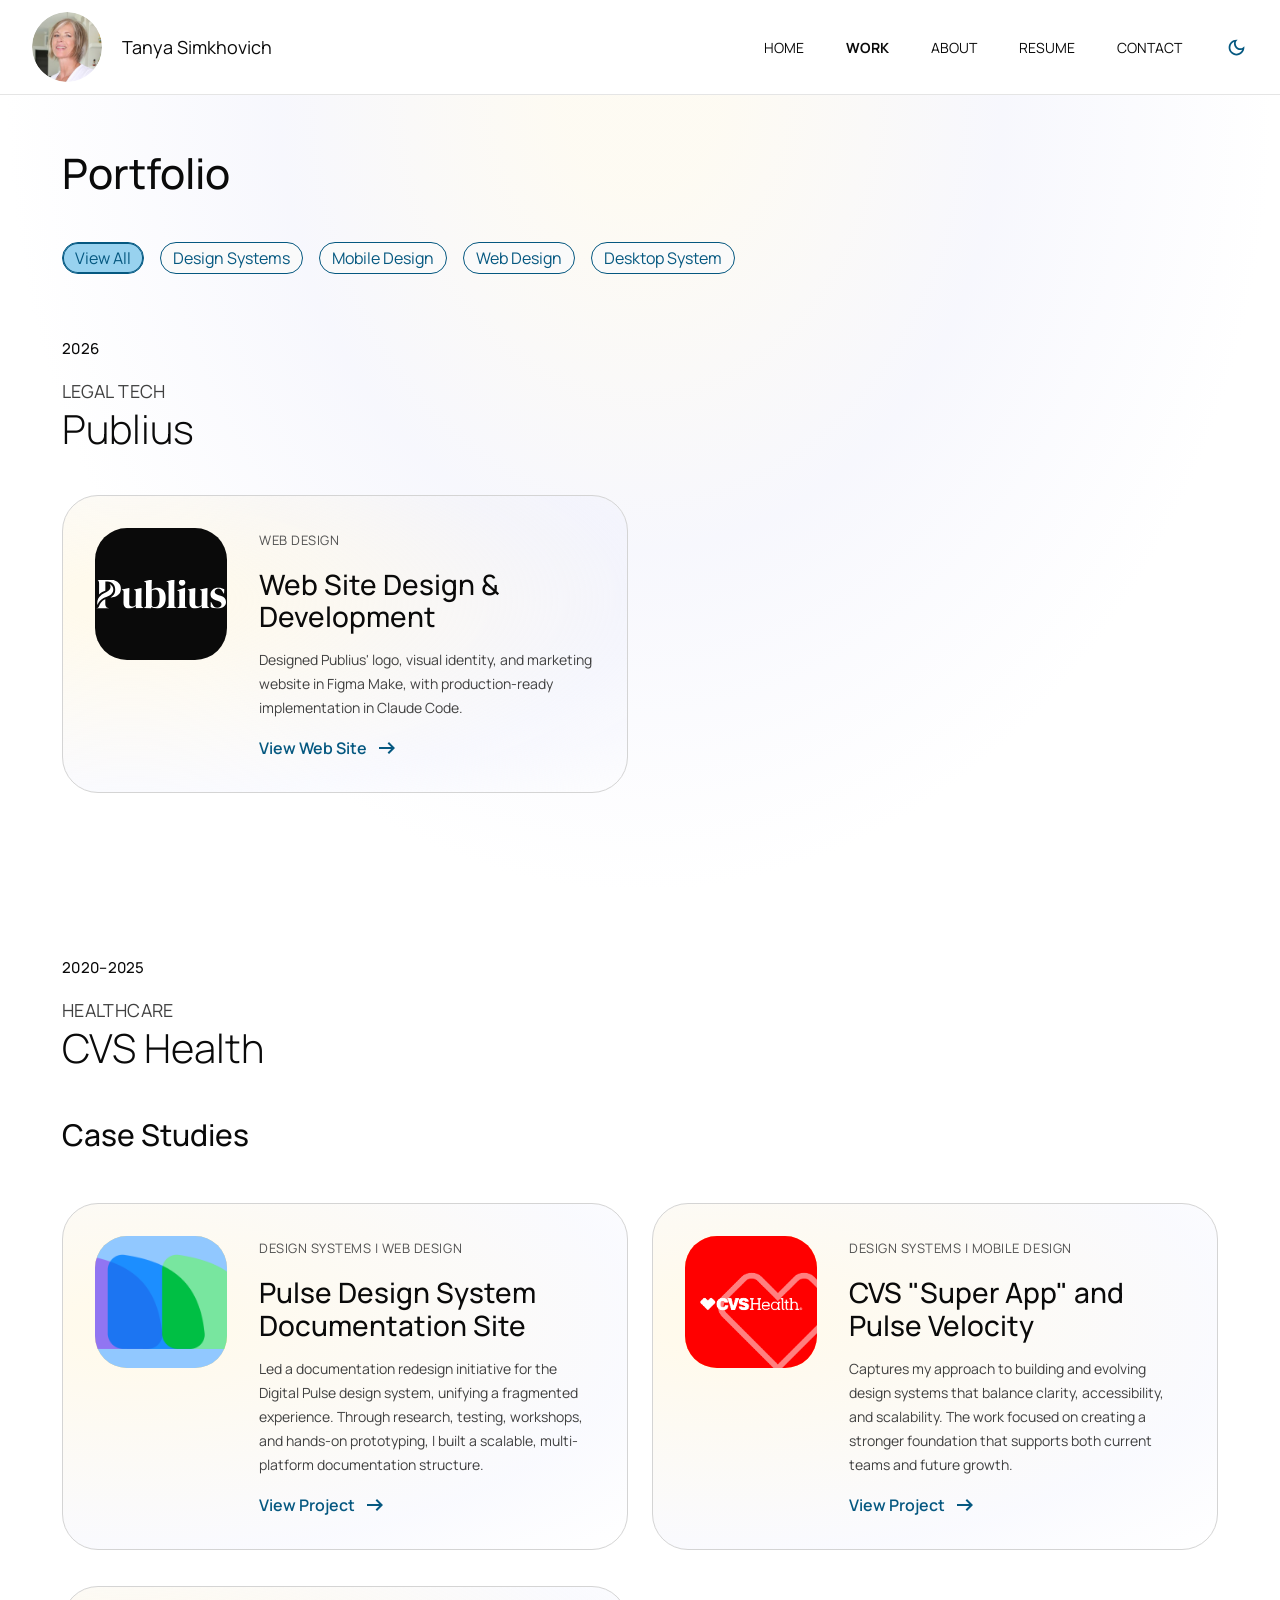
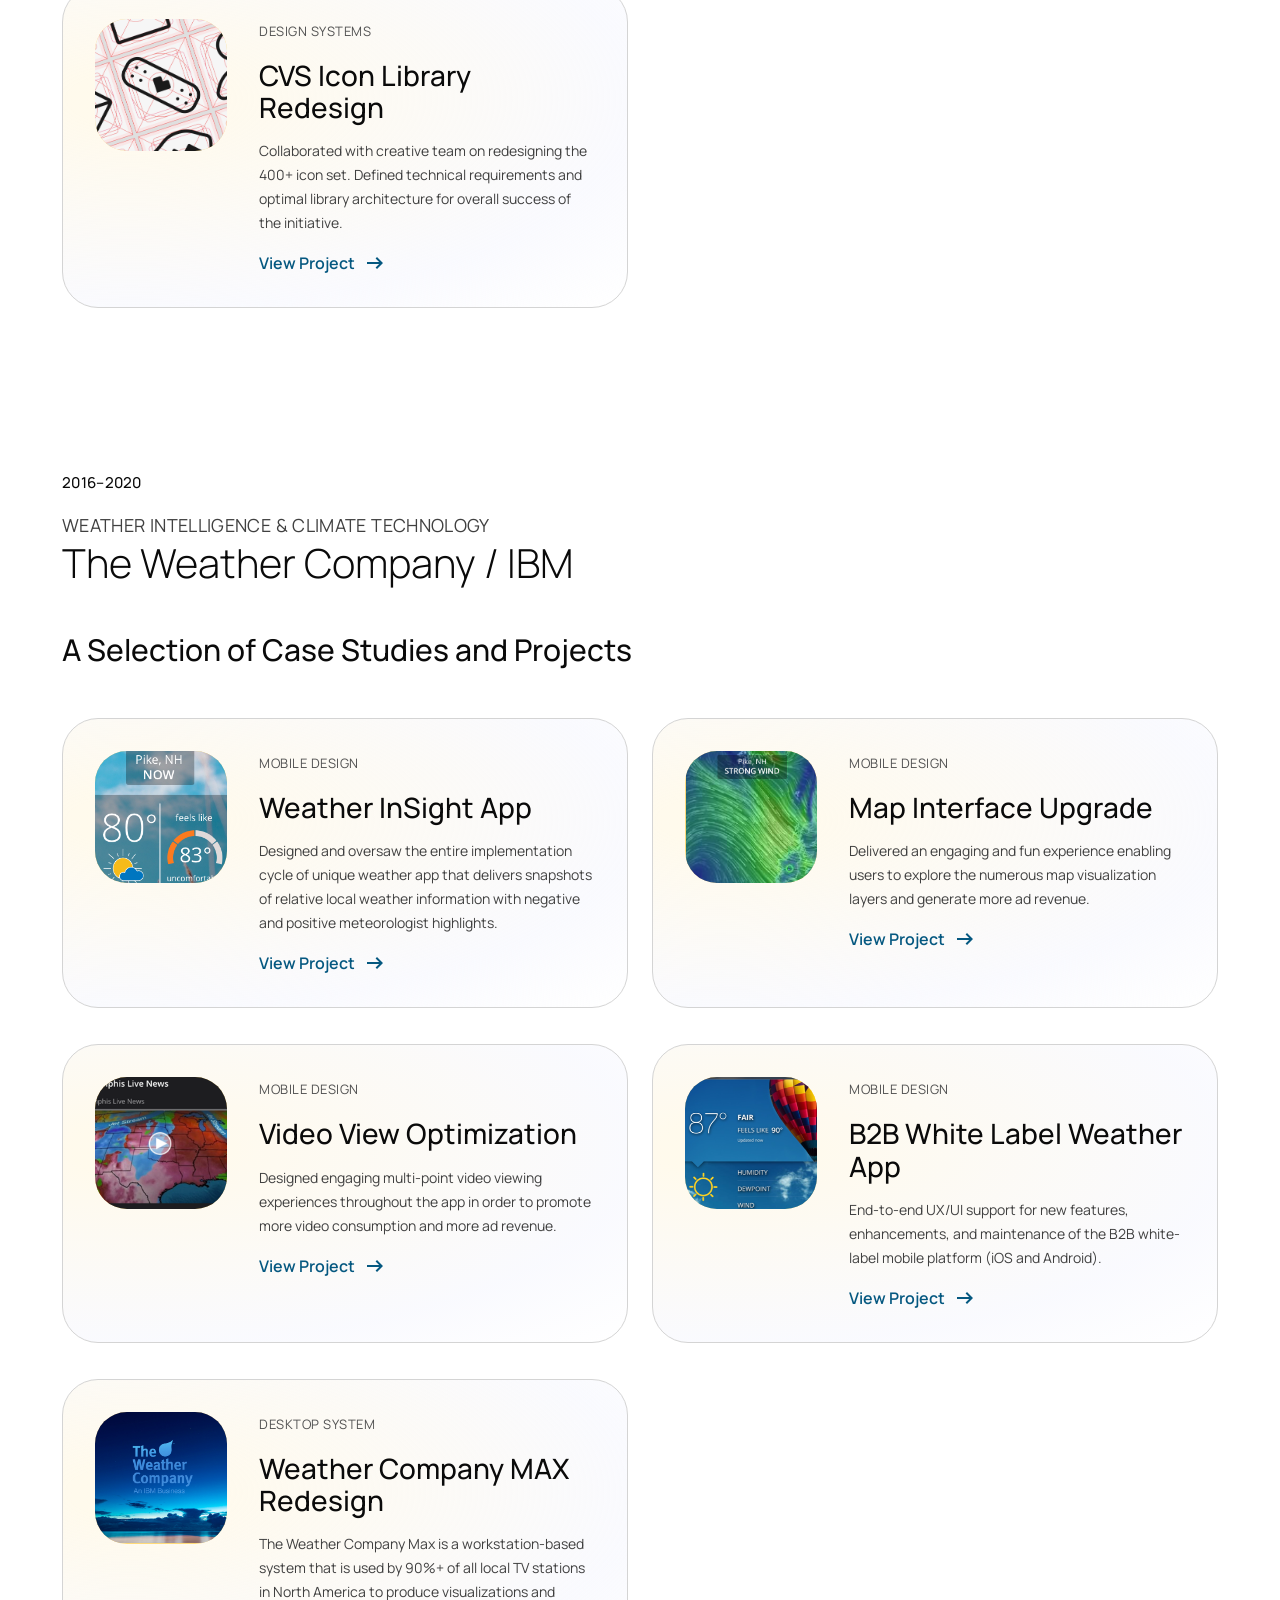
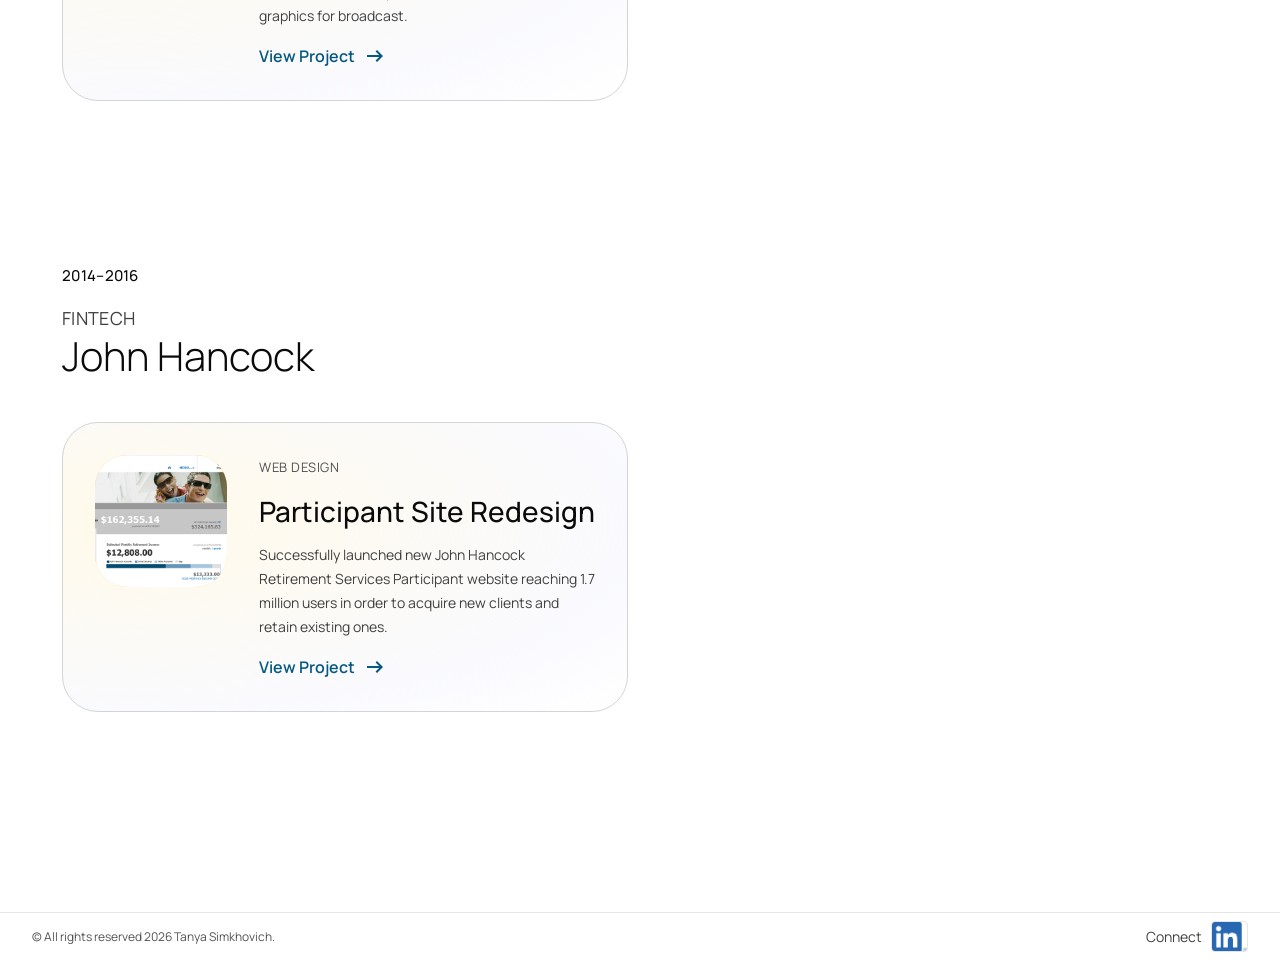
<file: work.html>
<!DOCTYPE html>
<html lang="en">
<head>
  <meta charset="UTF-8" />
  <meta name="viewport" content="width=device-width, initial-scale=1.0" />
  <title>Work — Tanya Simkhovich</title>
  <link rel="icon" type="image/png" sizes="32x32" href="assets/favicon-32.png" />
  <link rel="icon" type="image/png" sizes="16x16" href="assets/favicon-16.png" />
  <link rel="preconnect" href="https://fonts.googleapis.com" />
  <link rel="preconnect" href="https://fonts.gstatic.com" crossorigin />
  <link rel="stylesheet" href="https://fonts.googleapis.com/css2?family=Manrope:wght@300;400;500;600;700&family=Inria+Serif:ital,wght@1,400;1,700&display=block" />
  <link rel="stylesheet" href="styles.css" />
  <link rel="stylesheet" href="work.css" />
</head>
<body>

  <!-- ─── Navigation ──────────────────────────────────────────────── -->
  <nav>
    <div class="nav-inner">
      <a href="index.html" class="nav-headshot">
        <img class="nav-avatar" src="assets/avatar.png" alt="Tanya Simkhovich" />
        <span class="nav-name">Tanya Simkhovich</span>
      </a>
      <div class="nav-right">
        <ul class="nav-links">
          <li><a href="index.html">HOME</a></li>
          <li><a href="work.html" class="active">WORK</a></li>
          <li><a href="about.html">ABOUT</a></li>
          <li><a href="resume.html">RESUME</a></li>
          <li><a href="contact.html">CONTACT</a></li>
        </ul>
        <button class="toggle-mode" id="toggleMode" aria-label="Toggle dark/light mode" data-mode="light">
          <span class="toggle-mode__bg"></span>
          <img class="toggle-mode__icon" src="assets/icon-moon.svg" alt="" />
        </button>
        <button class="hamburger" id="hamburgerBtn" aria-label="Open menu" aria-expanded="false">
          <img src="assets/icon-hamburger.svg" alt="" />
        </button>
      </div>
    </div>
  </nav>

  <!-- Mobile menu -->
  <div class="mobile-menu" id="mobileMenu" aria-hidden="true">
    <div class="mobile-menu__panel">
      <div class="mobile-menu__header">
        <button class="mobile-close" id="mobileClose" aria-label="Close menu">
          <img src="assets/icon-close.svg" alt="" />
        </button>
      </div>
      <ul class="mobile-nav-links">
        <li><a href="index.html">Home</a></li>
        <li><a href="work.html">Work</a></li>
        <li><a href="about.html">About</a></li>
        <li><a href="resume.html">Resume</a></li>
        <li><a href="contact.html">Contact</a></li>
      </ul>
    </div>
  </div>

  <main class="work-page">
    <div class="work-inner">

      <h1 class="work-page-title anim-from-bottom">Portfolio</h1>

      <!-- ─── Filter chips ──────────────────────────────────────── -->
      <div class="chip-group anim-from-bottom" role="group" aria-label="Filter by category">
        <button class="chip chip--active" data-filter="all" aria-pressed="true">View All</button>
        <button class="chip" data-filter="design-systems" aria-pressed="false">Design Systems</button>
        <button class="chip" data-filter="mobile-design" aria-pressed="false">Mobile Design</button>
        <button class="chip" data-filter="web-design" aria-pressed="false">Web Design</button>
        <button class="chip" data-filter="desktop-system" aria-pressed="false">Desktop System</button>
      </div>

      <!-- ═══════════════════════════════════════════════════════════
           SECTION 0 — Publius (2026)
      ════════════════════════════════════════════════════════════ -->
      <section class="work-section" data-section="publius">
        <div class="work-section-header anim-from-bottom">
          <p class="work-era">2026</p>
          <p class="work-industry">Legal Tech</p>
          <h2 class="work-company">Publius</h2>
        </div>

        <div class="work-row work-row--single">
          <a class="work-card anim-from-bottom" data-category="web-design" href="https://publius.law" target="_blank" rel="noopener">
            <div class="work-card__thumb work-card__thumb--dark">
              <div class="work-card__thumb-clip">
                <img src="assets/work-publius-logo.svg" alt="Publius" style="width:130px;height:29px;top:50%;left:50%;transform:translate(-50%,-50%);" />
              </div>
            </div>
            <div class="work-card__body">
              <p class="work-card__category">Web Design</p>
              <h3 class="work-card__title">Web Site Design &amp; Development</h3>
              <p class="work-card__desc">Designed Publius' logo, visual identity, and marketing website in Figma Make, with production-ready implementation in Claude Code.</p>
              <span class="project-link">
                View Web Site
                <img src="assets/icon-arrow.svg" alt="" />
              </span>
            </div>
          </a>
        </div><!-- /.work-row -->
      </section>

      <!-- ═══════════════════════════════════════════════════════════
           SECTION 1 — CVS Health (2020–2025)
      ════════════════════════════════════════════════════════════ -->
      <section class="work-section" data-section="cvs">
        <div class="work-section-header anim-from-bottom">
          <p class="work-era">2020–2025</p>
          <p class="work-industry">Healthcare</p>
          <h2 class="work-company">CVS Health</h2>
        </div>
        <h3 class="work-collection-label anim-from-bottom">Case Studies</h3>

        <div class="work-row">
          <!-- Pulse Design System Doc Site — design-systems -->
          <a class="work-card anim-from-bottom" data-category="design-systems web-design" href="pulse-doc-case-study.html">
            <div class="work-card__thumb">
              <div class="work-card__thumb-clip"><img src="assets/work-pulse-doc.png" alt="Pulse Design System Documentation Site" style="inset:0;width:100%;height:100%;object-fit:cover;" /></div>
            </div>
            <div class="work-card__body">
              <p class="work-card__category">Design Systems | Web Design</p>
              <h3 class="work-card__title">Pulse Design System Documentation Site</h3>
              <p class="work-card__desc">Led a documentation redesign initiative for the Digital Pulse design system, unifying a fragmented experience. Through research, testing, workshops, and hands-on prototyping, I built a scalable, multi-platform documentation structure.</p>
              <span class="project-link">
                View Project
                <img src="assets/icon-arrow.svg" alt="" />
              </span>
            </div>
          </a>

          <!-- CVS Super App — design-systems -->
          <a class="work-card anim-from-bottom delay-1" data-category="design-systems mobile-design" href="cvs-super-app-case-study.html">
            <div class="work-card__thumb">
              <div class="work-card__thumb-clip"><img src="assets/work-cvs-super.png" alt="CVS Super App and Pulse Velocity" style="inset:0;width:100%;height:100%;object-fit:cover;" /></div>
            </div>
            <div class="work-card__body">
              <p class="work-card__category">Design Systems | Mobile Design</p>
              <h3 class="work-card__title">CVS "Super App" and Pulse Velocity</h3>
              <p class="work-card__desc">Captures my approach to building and evolving design systems that balance clarity, accessibility, and scalability. The work focused on creating a stronger foundation that supports both current teams and future growth.</p>
              <span class="project-link">
                View Project
                <img src="assets/icon-arrow.svg" alt="" />
              </span>
            </div>
          </a>
        </div><!-- /.work-row -->

        <div class="work-row work-row--single">
          <!-- CVS Icon Library Redesign — design-systems -->
          <a class="work-card anim-from-bottom" data-category="design-systems" href="cvs-icons-case-study.html">
            <div class="work-card__thumb">
              <div class="work-card__thumb-clip"><img src="assets/work-cvs-icons.png" alt="CVS Icon Library Redesign" style="inset:0;width:100%;height:100%;object-fit:cover;" /></div>
            </div>
            <div class="work-card__body">
              <p class="work-card__category">Design Systems</p>
              <h3 class="work-card__title">CVS Icon Library Redesign</h3>
              <p class="work-card__desc">Collaborated with creative team on redesigning the 400+ icon set. Defined technical requirements and optimal library architecture for overall success of the initiative.</p>
              <span class="project-link">
                View Project
                <img src="assets/icon-arrow.svg" alt="" />
              </span>
            </div>
          </a>
        </div><!-- /.work-row -->
      </section>

      <!-- ═══════════════════════════════════════════════════════════
           SECTION 2 — The Weather Company / IBM (2016–2020)
      ════════════════════════════════════════════════════════════ -->
      <section class="work-section" data-section="twc">
        <div class="work-section-header anim-from-bottom">
          <p class="work-era">2016–2020</p>
          <p class="work-industry">Weather Intelligence &amp; Climate Technology</p>
          <h2 class="work-company">The Weather Company / IBM</h2>
        </div>
        <h3 class="work-collection-label anim-from-bottom">A Selection of Case Studies and Projects</h3>

        <div class="work-row">
          <!-- Weather InSight App — mobile-design -->
          <a class="work-card anim-from-bottom" data-category="mobile-design" href="weather-insight-case-study.html">
            <div class="work-card__thumb">
              <div class="work-card__thumb-clip"><img src="assets/work-weather-insight.png" alt="Weather InSight App" style="left:-33.33%;top:-25.3%;width:162.88%;height:289.71%;" /></div>
            </div>
            <div class="work-card__body">
              <p class="work-card__category">Mobile Design</p>
              <h3 class="work-card__title">Weather InSight App</h3>
              <p class="work-card__desc">Designed and oversaw the entire implementation cycle of unique weather app that delivers snapshots of relative local weather information with negative and positive meteorologist highlights.</p>
              <span class="project-link">
                View Project
                <img src="assets/icon-arrow.svg" alt="" />
              </span>
            </div>
          </a>

          <!-- Map Interface Upgrade — mobile-design -->
          <a class="work-card anim-from-bottom delay-1" data-category="mobile-design" href="map-case-study.html">
            <div class="work-card__thumb">
              <div class="work-card__thumb-clip"><img src="assets/work-map.png" alt="Map Interface Upgrade" style="left:0.76%;top:-11.66%;width:100%;height:177.87%;" /></div>
            </div>
            <div class="work-card__body">
              <p class="work-card__category">Mobile Design</p>
              <h3 class="work-card__title">Map Interface Upgrade</h3>
              <p class="work-card__desc">Delivered an engaging and fun experience enabling users to explore the numerous map visualization layers and generate more ad revenue.</p>
              <span class="project-link">
                View Project
                <img src="assets/icon-arrow.svg" alt="" />
              </span>
            </div>
          </a>
        </div><!-- /.work-row -->

        <div class="work-row">
          <!-- Video View Optimization — mobile-design -->
          <a class="work-card anim-from-bottom" data-category="mobile-design" href="video-case-study.html">
            <div class="work-card__thumb">
              <div class="work-card__thumb-clip"><img src="assets/work-video.png" alt="Video View Optimization" style="left:-31.06%;top:-110.93%;width:161.36%;height:485.66%;" /></div>
            </div>
            <div class="work-card__body">
              <p class="work-card__category">Mobile Design</p>
              <h3 class="work-card__title">Video View Optimization</h3>
              <p class="work-card__desc">Designed engaging multi-point video viewing experiences throughout the app in order to promote more video consumption and more ad revenue.</p>
              <span class="project-link">
                View Project
                <img src="assets/icon-arrow.svg" alt="" />
              </span>
            </div>
          </a>

          <!-- B2B White Label Weather App — mobile-design -->
          <a class="work-card anim-from-bottom delay-1" data-category="mobile-design" href="b2b-case-study.html">
            <div class="work-card__thumb">
              <div class="work-card__thumb-clip"><img src="assets/work-b2b-weather.png" alt="B2B White Label Weather App" style="left:-12.12%;top:-151.55%;width:184.85%;height:280.21%;" /></div>
            </div>
            <div class="work-card__body">
              <p class="work-card__category">Mobile Design</p>
              <h3 class="work-card__title">B2B White Label Weather App</h3>
              <p class="work-card__desc">End-to-end UX/UI support for new features, enhancements, and maintenance of the B2B white-label mobile platform (iOS and Android).</p>
              <span class="project-link">
                View Project
                <img src="assets/icon-arrow.svg" alt="" />
              </span>
            </div>
          </a>
        </div><!-- /.work-row -->

        <div class="work-row work-row--single">
          <!-- Weather Company MAX Redesign — desktop-system -->
          <a class="work-card anim-from-bottom" data-category="desktop-system" href="max-case-study.html">
            <div class="work-card__thumb">
              <div class="work-card__thumb-clip"><img src="assets/work-twc-max.png" alt="Weather Company MAX Redesign" style="left:-53.78%;top:-16.44%;width:206.81%;height:115.68%;" /></div>
            </div>
            <div class="work-card__body">
              <p class="work-card__category">Desktop System</p>
              <h3 class="work-card__title">Weather Company MAX Redesign</h3>
              <p class="work-card__desc">The Weather Company Max is a workstation-based system that is used by 90%+ of all local TV stations in North America to produce visualizations and graphics for broadcast.</p>
              <span class="project-link">
                View Project
                <img src="assets/icon-arrow.svg" alt="" />
              </span>
            </div>
          </a>
        </div><!-- /.work-row -->
      </section>

      <!-- ═══════════════════════════════════════════════════════════
           SECTION 3 — John Hancock (2014–2016)
      ════════════════════════════════════════════════════════════ -->
      <section class="work-section" data-section="jh">
        <div class="work-section-header anim-from-bottom">
          <p class="work-era">2014–2016</p>
          <p class="work-industry">Fintech</p>
          <h2 class="work-company">John Hancock</h2>
        </div>

        <div class="work-row work-row--single">
          <!-- Participant Site Redesign — web-design -->
          <a class="work-card anim-from-bottom" data-category="web-design" href="jh-case-study.html">
            <div class="work-card__thumb">
              <div class="work-card__thumb-clip"><img src="assets/work-jh-participant.png" alt="Participant Site Redesign" style="left:-127.65%;top:0;width:318.56%;height:212.37%;" /></div>
            </div>
            <div class="work-card__body">
              <p class="work-card__category">Web Design</p>
              <h3 class="work-card__title">Participant Site Redesign</h3>
              <p class="work-card__desc">Successfully launched new John Hancock Retirement Services Participant website reaching 1.7 million users in order to acquire new clients and retain existing ones.</p>
              <span class="project-link">
                View Project
                <img src="assets/icon-arrow.svg" alt="" />
              </span>
            </div>
          </a>
        </div><!-- /.work-row -->
      </section>

    </div><!-- /.work-inner -->
  </main>

  <!-- ─── Footer ────────────────────────────────────────────────── -->
  <footer id="footer">
    <div class="footer-inner">
      <p class="footer-copy">© All rights reserved 2026 Tanya Simkhovich.</p>
      <div class="footer-contact">
        <span class="footer-connect">Connect</span>
        <a class="footer-linkedin" href="https://linkedin.com/in/tanyasimkhovich/" target="_blank" rel="noopener">
          <img src="assets/linkedin-logo.png" alt="LinkedIn" />
        </a>
      </div>
    </div>
  </footer>

  <script src="script.js"></script>
  <script src="work.js"></script>
</body>
</html>
</file>
<file: styles.css>
/* ─── Reset & Base ──────────────────────────────────────────────────── */
*, *::before, *::after { box-sizing: border-box; margin: 0; padding: 0; }

:root {
  --gray-95: #0a0a0a;
  --gray-70: #404040;
  --gray-60: #525252;
  --gray-30: #d4d4d4;
  --gray-20: #e5e5e5;
  --blue-70: #055880;
  --carot-50: #ff5224;
  --violet-50: #3345c9;
  --yellow-30: #ffda79;
  --blue-40: #449fcb;
  --blue-60: #077bb3;
}

html { scroll-behavior: smooth; }

body {
  font-family: 'Manrope', sans-serif;
  background-color: #fff;
  background-image: radial-gradient(ellipse at 50% 10%, rgba(251,244,224,0.4) 9%, rgba(235,236,250,0.4) 40%, rgba(255,255,255,0) 70%);
  background-attachment: fixed;
  background-size: 100% 100%;
  color: var(--gray-95);
  overflow-x: hidden;
}

img { display: block; max-width: 100%; }
a { text-decoration: none; color: inherit; }

/* ─── Nav ───────────────────────────────────────────────────────────── */
nav {
  position: fixed;
  top: 0; left: 0; right: 0;
  z-index: 100;
  background: #fff;
  border-bottom: 1px solid var(--gray-20);
  display: flex;
  align-items: center;
  justify-content: center;
  padding: 12px 32px;
}

.nav-inner {
  width: 100%;
  max-width: 1220px;
  display: flex;
  align-items: center;
  justify-content: space-between;
}

.nav-headshot {
  display: flex;
  align-items: center;
  gap: 20px;
}

.nav-avatar {
  width: 70px;
  height: 70px;
  border-radius: 50%;
  object-fit: cover;
  flex-shrink: 0;
}

.nav-name {
  font-size: 18px;
  font-weight: 400;
  color: var(--gray-95);
  white-space: nowrap;
}

.nav-right {
  display: flex;
  align-items: center;
  gap: 42px;
}

.nav-links {
  display: flex;
  gap: 42px;
  align-items: center;
  font-size: 14px;
  color: var(--gray-95);
  list-style: none;
}

.nav-links a {
  font-weight: 400;
  transition: color 0.2s;
}
.nav-links a:hover { color: var(--blue-70); }
.nav-links a.active { font-weight: 700; }

/* ─── Toggle Mode Button ─────────────────────────────────────────────── */
.toggle-mode {
  position: relative;
  width: 24px;
  height: 24px;
  flex-shrink: 0;
  background: none;
  border: none;
  cursor: pointer;
  padding: 0;
  display: flex;
  align-items: center;
  justify-content: center;
  outline: none;
  border-radius: 4px;
}

/* hover bg circle — hidden by default, expands on hover */
.toggle-mode__bg {
  position: absolute;
  inset: -10px;
  border-radius: 48px;
  background: #cde9f7;
  opacity: 0;
  transition: opacity 0.18s ease;
  pointer-events: none;
}
.toggle-mode:hover .toggle-mode__bg { opacity: 1; }

/* focus ring */
.toggle-mode:focus-visible {
  outline: 2px solid var(--gray-95);
  outline-offset: 2px;
  border-radius: 4px;
}

.toggle-mode__icon {
  position: relative;
  width: 21px;
  height: 21px;
  z-index: 1;
}

/* light mode overrides */
body.light-mode .toggle-mode__bg { background: #6db6da; }
body.light-mode .toggle-mode:hover .toggle-mode__bg { opacity: 1; }

/* ─── Shared page wrapper — all sections constrain to 1220px ────────── */
.page-wrap {
  width: 100%;
  max-width: 1220px;
  margin: 0 auto;
}

/* ─── Hero Section ──────────────────────────────────────────────────── */
#hero {
  min-height: 100vh;
  display: flex;
  align-items: center;
  justify-content: center;
  padding-top: 96px;
}

.hero-inner {
  text-align: center;
  position: relative;
}

.hero-name {
  font-size: 24px;
  font-weight: 400;
  letter-spacing: 0.18em;
  text-transform: uppercase;
  color: var(--gray-70);
  margin-bottom: 0;

  /* load animation */
  opacity: 0;
  animation: fadeIn 1s ease forwards 0.3s;
}

.hero-title {
  font-size: 120px;
  font-weight: 500;
  letter-spacing: 0.01em;
  color: var(--gray-95);
  line-height: 1;
  margin-top: 8px;

  /* load animation */
  opacity: 0;
  transform: scale(0.8);
  animation: fadeInScale 1.2s cubic-bezier(0.22, 1, 0.36, 1) forwards 0.8s;
}

.hero-line {
  width: 3px;
  height: 102px;
  background: linear-gradient(to bottom, rgba(205,205,205,1), rgba(205,205,205,0));
  margin: 48px auto 0;

  /* load animation */
  opacity: 0;
  animation: fadeIn 1s ease forwards 1.5s;
}

/* ─── Crafting Section ──────────────────────────────────────────────── */
#crafting {
  min-height: 100vh;
  display: flex;
  align-items: center;
  justify-content: center;
  padding: 80px 32px;
}

.crafting-inner {
  width: 100%;
  max-width: 1220px;
}

/* Absolutely-positioned word cluster matching Figma node 23:119 */
/* Positions are % of 1440px Figma frame width, tops are px offsets from first word */
.crafting-cluster {
  position: relative;
  height: 310px; /* fits Experiences (top 212px) + ~100px line height */
}

.crafting-word-1 {
  position: absolute;
  left: 34.5%;
  top: 0;
  font-size: 58px;
  font-weight: 300;
  color: var(--gray-95);
  line-height: 1;
  white-space: nowrap;
}

.crafting-word-2 {
  position: absolute;
  left: 46.1%;
  top: 93px;
  font-size: 96px;
  font-family: 'Inria Serif', serif;
  font-style: italic;
  color: var(--carot-50);
  line-height: 1;
  white-space: nowrap;
}

.crafting-word-3 {
  position: absolute;
  left: 25%;
  top: 212px;
  font-size: 68px;
  font-weight: 400;
  color: var(--gray-95);
  line-height: 1;
  white-space: nowrap;
}

.crafting-desc {
  margin-top: 64px;
  font-size: 20px;
  line-height: 1.8;
  color: var(--gray-70);
  text-align: center;
  max-width: 742px;
  margin-left: auto;
  margin-right: auto;
  transform-origin: center;
}

/* ─── Stats Section ─────────────────────────────────────────────────── */
#stats {
  min-height: 100vh;
  display: flex;
  align-items: center;
  justify-content: center;
  padding: 80px 32px;
}

.stats-grid {
  display: grid;
  grid-template-columns: repeat(3, 281px);
  gap: 54px;
}

.stat-card {
  display: flex;
  flex-direction: column;
  justify-content: space-between;
  border-radius: 24px;
  padding: 32px 32px 40px;
  box-shadow: 8px 8px 24px rgba(0,0,0,0.2);
  opacity: 0.8;
}

.stat-card-1 {
  background: linear-gradient(142.03deg, rgb(228,231,252) 6.85%, rgb(255,255,255) 76.46%);
}
.stat-card-2 {
  background: linear-gradient(163.88deg, rgb(252,245,226) 2.85%, rgb(255,255,255) 73.76%);
  padding-top: 28px;
}

.stat-card-2__pic {
  display: flex;
  align-items: center;
  overflow: hidden;
  padding: 19px 13px 8px;
  width: 100%;
}

.stat-card-2__icon {
  width: 60px;
  height: 66.667px;
  display: block;
  flex-shrink: 0;
}

.stat-card-3 {
  background: linear-gradient(142.03deg, rgb(228,231,252) 6.85%, rgb(255,255,255) 76.46%);
}

.stat-number {
  font-size: 74px;
  font-weight: 500;
  color: var(--violet-50);
  line-height: 1;
}

.stat-label {
  font-size: 18px;
  font-weight: 400;
  color: var(--gray-70);
}


/* ─── Work Section ──────────────────────────────────────────────────── */
#work {
  padding: 80px 32px;
}

.work-inner {
  max-width: 1220px;
  margin: 0 auto;
}

.work-title {
  font-size: 74px;
  font-weight: 400;
  color: var(--gray-95);
  margin-bottom: 80px;
  overflow: hidden;
  white-space: nowrap;
}

.projects-list {
  display: flex;
  flex-direction: column;
  gap: 48px;
}

.project-card {
  display: flex;
  gap: 32px;
  align-items: flex-start;
  border: 1px solid var(--gray-30);
  border-radius: 36px;
  padding: 32px;
  cursor: pointer;
  transition: box-shadow 0.25s ease, border-color 0.25s ease, border-width 0.1s ease;
  outline: none;
  text-decoration: none;
}
.project-card:hover {
  border-color: var(--blue-40);
  box-shadow: 4px 4px 24px 0px rgba(35, 140, 191, 0.24);
}
.project-card:active {
  border-color: var(--blue-60);
  box-shadow: 4px 4px 32px 0px rgba(35, 140, 191, 0.48);
}
.project-card:focus-visible {
  border: 2px solid black;
  box-shadow: none;
}

/* staggered offsets — even cards pushed right */
.project-card:nth-child(2),
.project-card:nth-child(4) {
  margin-left: auto;
  width: 90%;
}

.project-card:nth-child(1),
.project-card:nth-child(3) {
  width: 90%;
}

.project-thumb {
  width: 132px;
  height: 132px;
  flex-shrink: 0;
  border-radius: 32px;
  overflow: hidden;
  object-fit: cover;
}

.project-thumb-pulse { background: var(--yellow-30); }

.project-info { flex: 1; }

.project-category {
  font-size: 13px;
  font-weight: 400;
  letter-spacing: 0.04em;
  text-transform: uppercase;
  color: var(--gray-60);
  line-height: 24px;
  margin-bottom: 12px;
}

.project-title {
  font-size: 36px;
  font-weight: 500;
  color: var(--gray-95);
  line-height: 1.2;
  margin-bottom: 16px;
}

.project-desc {
  font-size: 16px;
  font-weight: 400;
  line-height: 24px;
  color: var(--gray-70);
  margin-bottom: 16px;
}

.project-link {
  display: inline-flex;
  align-items: center;
  gap: 8px;
  font-size: 16px;
  font-weight: 600;
  color: var(--blue-70);
  text-transform: capitalize;
}

.project-link img {
  width: 24px;
  height: 24px;
  transition: transform 0.2s ease;
}
.project-link:hover img { transform: translateX(4px); }

/* View all button */
.view-all-wrap {
  display: flex;
  justify-content: center;
  margin-top: 64px;
  overflow: hidden;
  transform-origin: center;
}

.btn-view-all {
  display: inline-flex;
  align-items: center;
  gap: 8px;
  border: 1px solid var(--blue-70);
  color: var(--blue-70);
  background: #fff;
  border-radius: 24px;
  padding: 12px 24px;
  font-size: 16px;
  font-weight: 600;
  text-transform: uppercase;
  letter-spacing: 0.02em;
  cursor: pointer;
  transition: background 0.2s, color 0.2s;
  font-family: 'Manrope', sans-serif;
}
.btn-view-all:hover {
  background: var(--blue-70);
  color: #fff;
}

/* ─── Philosophy Section ────────────────────────────────────────────── */
#philosophy {
  padding: 128px 32px;
}

.philosophy-inner {
  max-width: 1220px;
  margin: 0 auto;
  text-align: center;
}

/* Word cluster — absolutely positioned to match Figma node 51:376 */
/* Positions are % of 1440px frame; top offsets are px from first line */
.philosophy-cluster {
  position: relative;
  height: 345px;
  margin-bottom: 64px;
  text-align: left;
}

.phil-taste {
  position: absolute;
  left: 27.5%;
  top: 0;
  font-size: 40px;
  font-weight: 500;
  color: var(--gray-95);
  line-height: 1;
  white-space: nowrap;
}

.phil-human {
  position: absolute;
  left: 49.5%;
  top: 45px;
  font-size: 78px;
  font-family: 'Inria Serif', serif;
  font-style: italic;
  color: var(--carot-50);
  line-height: 1;
  white-space: nowrap;
}

.phil-row3 {
  position: absolute;
  left: 24.6%;
  top: 189px;
  display: flex;
  align-items: baseline;
  gap: 16px;
  white-space: nowrap;
}

.phil-system {
  font-size: 60px;
  font-family: 'Inria Serif', serif;
  font-style: italic;
  font-weight: 700;
  color: var(--carot-50);
  line-height: 1;
}

.phil-turns {
  font-size: 40px;
  font-weight: 500;
  color: var(--gray-95);
  line-height: 1;
}

.phil-into {
  position: absolute;
  left: 31.3%;
  top: 281px;
  font-size: 40px;
  font-weight: 500;
  color: var(--gray-95);
  line-height: 1;
  white-space: nowrap;
}

.philosophy-body {
  max-width: 742px;
  margin: 0 auto 40px;
  font-size: 20px;
  line-height: 1.6;
  color: var(--gray-70);
}

.philosophy-link {
  display: inline-flex;
  align-items: center;
  gap: 8px;
  font-size: 18px;
  font-weight: 600;
  color: var(--blue-70);
  text-transform: capitalize;
}

.philosophy-link img {
  width: 24px;
  height: 24px;
  transition: transform 0.2s ease;
}
.philosophy-link:hover img { transform: translateX(4px); }

/* ─── Footer ────────────────────────────────────────────────────────── */
footer {
  border-top: 1px solid var(--gray-20);
  padding: 8px 32px 24px;
  display: flex;
  justify-content: center;
}

.footer-inner {
  width: 100%;
  max-width: 1220px;
  display: flex;
  align-items: center;
  justify-content: space-between;
}

.footer-copy {
  font-size: 12px;
  color: #525252;
}

.footer-contact {
  display: flex;
  align-items: center;
  gap: 9px;
  font-size: 14px;
  font-family: 'Inter', 'Manrope', sans-serif;
}

.footer-connect {
  color: var(--gray-70);
  white-space: pre;
}

.footer-linkedin {
  border: 1px solid var(--gray-20);
  border-radius: 4px;
  overflow: hidden;
  width: 37px;
  height: 31px;
  display: flex;
  align-items: center;
  justify-content: center;
}
.footer-linkedin img { width: 100%; height: 100%; object-fit: cover; }

/* ─── Animation: initial hidden states ─────────────────────────────── */
@keyframes fadeIn {
  to { opacity: 1; }
}

@keyframes fadeInScale {
  to { opacity: 1; transform: scale(1); }
}

/* Scroll-triggered animation classes */
/* Elements start hidden (set via JS), then get .is-visible */

.anim-from-left {
  opacity: 0;
  transform: translateX(-100px);
  transition: opacity 0.8s ease, transform 0.8s ease;
}
.anim-from-right {
  opacity: 0;
  transform: translateX(100px);
  transition: opacity 0.8s ease, transform 0.8s ease;
}
.anim-from-bottom {
  opacity: 0;
  transform: translateY(80px);
  transition: opacity 0.8s ease, transform 0.8s ease;
}
.anim-scale-center {
  opacity: 0;
  transform: scale(0.5);
  transition: opacity 0.8s ease, transform 0.8s cubic-bezier(0.22, 1, 0.36, 1);
}
.anim-unfold-x {
  opacity: 0;
  transform: scaleX(0);
  transform-origin: center;
  transition: opacity 0.8s ease, transform 0.8s ease;
}
.anim-clip-reveal {
  clip-path: inset(0 50% 0 50%);
  opacity: 0;
  transition: clip-path 1.2s cubic-bezier(0.22, 1, 0.36, 1), opacity 1.2s ease;
}
.anim-card-left {
  opacity: 0;
  transform: translateX(-200px) rotate(-10deg);
  transition: opacity 0.8s ease, transform 0.8s cubic-bezier(0.22, 1, 0.36, 1);
}
.anim-card-right {
  opacity: 0;
  transform: translateX(200px) rotate(10deg);
  transition: opacity 0.8s ease, transform 0.8s cubic-bezier(0.22, 1, 0.36, 1);
}
.anim-card-up {
  opacity: 0;
  transform: translateY(200px) scale(0.8);
  transition: opacity 0.8s ease, transform 0.8s cubic-bezier(0.22, 1, 0.36, 1);
}
.anim-title-expand {
  opacity: 0;
  max-width: 100px;
  overflow: hidden;
  transition: opacity 1s ease, max-width 1s ease;
}

/* Is-visible states */
.is-visible.anim-from-left,
.is-visible.anim-from-right,
.is-visible.anim-from-bottom,
.is-visible.anim-card-left,
.is-visible.anim-card-right {
  opacity: 1;
  transform: translateX(0) translateY(0) rotate(0deg);
}
.is-visible.anim-scale-center,
.is-visible.anim-card-up {
  opacity: 1;
  transform: scale(1) translateY(0);
}
.is-visible.anim-unfold-x {
  opacity: 1;
  transform: scaleX(1);
}
.is-visible.anim-clip-reveal {
  clip-path: inset(0 0% 0 0%);
  opacity: 1;
}
.is-visible.anim-title-expand {
  opacity: 1;
  max-width: 1000px;
}

/* Transition delays for staggered children */
.delay-1 { transition-delay: 0.2s !important; }
.delay-2 { transition-delay: 0.4s !important; }
.delay-3 { transition-delay: 0.6s !important; }
.delay-4 { transition-delay: 0.8s !important; }

/* ═══════════════════════════════════════════════════════════════════════
   RESPONSIVE — hamburger + mobile menu
   ═══════════════════════════════════════════════════════════════════════ */

/* Hamburger button — hidden on desktop */
.hamburger {
  display: none;
  align-items: center;
  justify-content: center;
  width: 24px;
  height: 24px;
  background: none;
  border: none;
  cursor: pointer;
  padding: 0;
  flex-shrink: 0;
}
.hamburger img { width: 24px; height: 24px; display: block; }

/* Mobile menu — scrim (outer) + right panel (inner) */
.mobile-menu {
  display: none;
  position: fixed;
  inset: 0;
  z-index: 101;
  background: transparent;
  pointer-events: none;
  transition: background 0.35s ease;
}
.mobile-menu.is-open {
  background: rgba(0, 0, 0, 0.6);
  pointer-events: auto;
}

/* Right-side panel */
.mobile-menu__panel {
  position: absolute;
  top: 0;
  right: 0;
  width: 250px;
  height: 100%;
  background: #fafafa;
  display: flex;
  flex-direction: column;
  transform: translateX(100%);
  transition: transform 0.35s cubic-bezier(0.22, 1, 0.36, 1);
}
.mobile-menu.is-open .mobile-menu__panel {
  transform: translateX(0);
}

/* Panel header row — close button right-aligned */
.mobile-menu__header {
  display: flex;
  align-items: center;
  justify-content: flex-end;
  padding: 12px 16px 12px 24px;
  flex-shrink: 0;
}

.mobile-close {
  width: 24px;
  height: 24px;
  background: none;
  border: none;
  cursor: pointer;
  padding: 0;
  display: flex;
  align-items: center;
  justify-content: center;
}
.mobile-close img { width: 24px; height: 24px; display: block; }

/* Nav items */
.mobile-nav-links {
  list-style: none;
  display: flex;
  flex-direction: column;
}
.mobile-nav-links li a {
  display: flex;
  align-items: center;
  height: 48px;
  padding-left: 32px;
  font-size: 16px;
  font-weight: 400;
  color: var(--gray-95);
  transition: color 0.2s;
}
.mobile-nav-links li a:hover { color: var(--blue-70); }

/* ═══════════════════════════════════════════════════════════════════════
   RESPONSIVE — 768px breakpoint (tablet + mobile)
   ═══════════════════════════════════════════════════════════════════════ */
@media (max-width: 768px) {

  /* ── Nav ── */
  nav { padding: 12px 16px; }
  .mobile-menu { display: block; }

  .nav-links { display: none; }

  .hamburger { display: flex; }

  .nav-right { gap: 12px; }

  .nav-name { font-size: 16px; }

  /* ── Hero ── */
  .hero-title { font-size: clamp(64px, 22vw, 120px); }
  .hero-name  { font-size: 18px; letter-spacing: 0.15em; }

  /* ── Crafting cluster ── */
  /* Scale positions from 1440px → 375px frame */
  .crafting-cluster { height: 265px; }

  .crafting-word-1 {
    font-size: 48px;
    left: 12%;
    top: 0;
  }
  .crafting-word-2 {
    font-size: 72px;
    left: 26.1%;
    top: 83px;
  }
  .crafting-word-3 {
    font-size: 56px;
    left: 4.85%;
    top: 188px;
  }

  .crafting-desc { font-size: 18px; max-width: 320px; }

  /* ── Stats — stack vertically ── */
  #stats { min-height: auto; padding: 60px 16px; }
  .stats-grid {
    grid-template-columns: 1fr;
    justify-items: center;
    gap: 32px;
  }

  /* ── Work section ── */
  #work { padding: 60px 16px; }
  .work-title { font-size: 48px; margin-bottom: 40px; }

  /* Cards: full width, no stagger, no thumbnail */
  .project-card:nth-child(1),
  .project-card:nth-child(2),
  .project-card:nth-child(3),
  .project-card:nth-child(4) {
    width: 100%;
    margin-left: 0;
  }
  .project-thumb { display: none; }
  .project-title { font-size: 24px; }
  .project-desc  { font-size: 14px; }

  /* ── Philosophy cluster ── */
  #philosophy { padding: 80px 16px; }
  .philosophy-cluster { height: 360px; }

  .phil-taste {
    font-size: 32px;
    left: 4.4%;
    top: 0;
  }
  .phil-human {
    font-size: 72px;
    left: 10.5%;
    top: 37px;
  }
  /* Break system+turns row into column */
  .phil-row3 {
    flex-direction: column;
    align-items: flex-start;
    left: 4.3%;
    top: 145px;
    gap: 0;
  }
  .phil-system { font-size: 42px; }
  .phil-turns  { font-size: 32px; margin-top: 39px; margin-left: 30px; }

  .phil-into {
    font-size: 32px;
    left: 12.4%;
    top: 273px;
    white-space: normal;
    width: 280px;
  }

  .philosophy-body { font-size: 18px; max-width: 343px; }

  /* ── Footer ── */
  footer { padding: 16px; }
  .footer-inner {
    flex-direction: column;
    align-items: center;
    gap: 8px;
  }
  .footer-copy { font-size: 11px; }
}

/* ═══════════════════════════════════════════════════════════════════════
   RESPONSIVE — 480px (small phones)
   ═══════════════════════════════════════════════════════════════════════ */
@media (max-width: 480px) {
  .nav-avatar { width: 52px; height: 52px; }
  .hero-title { font-size: clamp(56px, 24vw, 100px); }
  .crafting-word-2 { font-size: clamp(52px, 18vw, 72px); }
  .phil-human      { font-size: clamp(52px, 18vw, 72px); }
  .stats-grid      { width: 100%; }
  .stat-card       { width: 100%; max-width: 320px; }
}

/* ═══════════════════════════════════════════════════════════════════════
   DARK MODE
   ═══════════════════════════════════════════════════════════════════════ */

body.dark-mode {
  /* ── Override color tokens ── */
  --gray-95:  #f0f0f0;
  --gray-70:  #aaaaaa;
  --gray-60:  #888888;
  --gray-30:  #2e2e2e;
  --gray-20:  #222222;
  --blue-70:  #6db6da;
  --blue-40:  #449fcb;
  --blue-60:  #3a9ac4;
  --violet-50: #8b9ef5;

  /* ── Page background ── */
  background-color: #111111;
  background-image: radial-gradient(ellipse at 50% 10%,
    rgba(40,35,20,0.45) 9%,
    rgba(20,22,45,0.4) 40%,
    rgba(15,15,15,0) 70%);
  color: var(--gray-95);
}

/* Nav */
body.dark-mode nav {
  background: #111111;
  border-bottom-color: var(--gray-20);
}
body.dark-mode .nav-name,
body.dark-mode .nav-links a { color: var(--gray-95); }
body.dark-mode .hamburger img { filter: invert(1); }

/* Mobile menu */
body.dark-mode .mobile-menu__panel { background: #1a1a1a; }
body.dark-mode .mobile-close img { filter: invert(1); }
body.dark-mode .mobile-nav-links li a { color: var(--gray-95); }
body.dark-mode .mobile-nav-links li a:hover { color: var(--blue-70); }

/* Toggle hover bg */
body.dark-mode .toggle-mode__bg { background: rgba(109,182,218,0.25); }

/* Stat cards */
body.dark-mode .stat-card {
  box-shadow: 8px 8px 24px rgba(0,0,0,0.5);
}
body.dark-mode .stat-card-1,
body.dark-mode .stat-card-3 {
  background: linear-gradient(142.03deg, rgb(28,32,70) 7%, rgb(18,18,30) 76%);
}
body.dark-mode .stat-card-2 {
  background: linear-gradient(163.88deg, rgb(48,36,18) 3%, rgb(20,18,14) 74%);
}

/* Project cards */
body.dark-mode .project-card {
  background: #1a1a1a !important;
  border-color: var(--gray-30);
}
body.dark-mode .project-card:hover {
  border-color: var(--blue-40);
}
body.dark-mode .project-card:active {
  border-color: var(--blue-60);
}
body.dark-mode .project-card:focus-visible {
  border-color: var(--gray-95);
}

/* View all button */
body.dark-mode .btn-view-all {
  background: transparent;
  color: var(--blue-70);
  border-color: var(--blue-70);
}
body.dark-mode .btn-view-all:hover {
  background: var(--blue-70);
  color: #111;
}

/* Philosophy section */
body.dark-mode #philosophy {
  background: transparent;
}

/* Link arrows — recolor to match dark-mode --blue-70 (#6db6da) */
body.dark-mode .project-link img,
body.dark-mode .philosophy-link img {
  filter: brightness(0) saturate(100%) invert(69%) sepia(27%) saturate(617%) hue-rotate(161deg) brightness(101%) contrast(89%);
}

/* Footer */
body.dark-mode footer {
  border-top-color: var(--gray-20);
}

/* Smooth transition on mode switch */
body, nav, .mobile-menu, footer, #philosophy {
  transition: background-color 0.3s ease, border-color 0.3s ease, color 0.3s ease;
}
</file>
<file: cvs-case-study.css>
/* ─── Case Study Layout ─────────────────────────────────────────── */
.case-study {
  padding-top: 152px;
  padding-bottom: 80px;
}

.cs-inner {
  max-width: 1220px;
  margin: 0 auto;
  padding: 0 108px;
}

/* ─── Header ────────────────────────────────────────────────────── */
.cs-header {
  display: flex;
  flex-direction: column;
  gap: 24px;
  padding-bottom: 24px;
  border-bottom: 1px solid var(--gray-30);
  margin-bottom: 24px;
}

.cs-dates {
  font-size: 15px;
  font-weight: 500;
  text-transform: uppercase;
  letter-spacing: 0.3px;
  color: var(--gray-95);
}

.cs-label {
  font-size: 20px;
  font-weight: 500;
  color: #5362d2;
}

.cs-title {
  font-size: 42px;
  font-weight: 500;
  line-height: 60px;
  color: var(--gray-95);
}

/* ─── Content Sections ──────────────────────────────────────────── */
.cs-content {
  display: flex;
  flex-direction: column;
}

/* Default spacing between siblings */
.cs-content > * + * {
  margin-top: 24px;
}

/* Section headings — more space above */
.cs-content h2 {
  font-size: 30px;
  font-weight: 500;
  line-height: 48px;
  color: var(--gray-95);
  margin-top: 40px;
}

.cs-content > h2:first-child {
  margin-top: 0;
}

.cs-content h2.cs-section-heading {
  font-size: 28px;
  line-height: 42px;
  margin-top: 40px;
}

/* Tight heading-to-content spacing */
.cs-content h2 + p,
.cs-content h2 + ul,
.cs-content h3 + p,
.cs-content h3 + ul {
  margin-top: 8px;
}

.cs-content p {
  font-size: 16px;
  font-weight: 400;
  line-height: 24px;
  color: var(--gray-95);
}

.cs-content ul {
  padding-left: 24px;
  display: flex;
  flex-direction: column;
  gap: 8px;
}

.cs-content li {
  font-size: 16px;
  font-weight: 400;
  line-height: 24px;
  color: var(--gray-95);
}

.cs-link {
  color: #077bb3;
  word-break: break-all;
}
.cs-link:hover {
  text-decoration: underline;
}

/* ─── Info Cards ────────────────────────────────────────────────── */
.cs-cards-row {
  display: flex;
  gap: 54px;
  padding: 24px 0;
  margin: 32px 0;
}

.cs-info-card {
  flex: 1;
  border-radius: 24px;
  box-shadow: 8px 8px 24px 0px rgba(0, 0, 0, 0.2);
  padding: 32px 32px 40px;
  display: flex;
  flex-direction: column;
  gap: 8px;
  background-image: linear-gradient(140deg, rgb(228, 231, 252) 7%, rgb(255, 255, 255) 76%);
  opacity: 0.8;
}

.cs-info-card__title {
  font-size: 28px;
  font-weight: 500;
  line-height: 1.3;
  color: #1327be;
}

.cs-info-card__text {
  font-size: 14px;
  font-weight: 400;
  line-height: 20px;
  color: var(--gray-95);
}

/* ─── Phone Screenshot Rows ─────────────────────────────────────── */
.cs-phones-row {
  display: flex;
  gap: 64px;
  padding-bottom: 64px;
}

.cs-phone-btn {
  position: relative;
  width: 300px;
  cursor: pointer;
  overflow: hidden;
  border: none;
  padding: 0;
  background: none;
}

.cs-phone-btn img {
  width: 100%;
  height: auto;
  display: block;
  transition: transform 0.5s ease;
}

.cs-phone-btn::after {
  content: '';
  position: absolute;
  inset: 0;
  background: #238bbf;
  opacity: 0;
  transition: opacity 0.5s ease;
  pointer-events: none;
}

.cs-phone-btn:hover img {
  transform: scale(1.05);
}

.cs-phone-btn:hover::after {
  opacity: 0.2;
}

/* ─── Accessibility Images ──────────────────────────────────────── */
.cs-a11y-row {
  display: flex;
  gap: 64px;
  padding-bottom: 32px;
  margin-top: 40px;
}

.cs-a11y-row + .cs-a11y-row {
  margin-top: 0;
  gap: 32px;
  padding-bottom: 48px;
}

.cs-a11y-img img {
  width: 100%;
  height: auto;
  display: block;
}

.cs-a11y-img--narrow {
  flex: 0 0 173px;
}

.cs-a11y-img--wide {
  flex: 1;
}

/* ─── Modal ─────────────────────────────────────────────────────── */
.cs-modal {
  position: fixed;
  inset: 0;
  z-index: 200;
  display: flex;
  align-items: center;
  justify-content: center;
  padding: 24px;
  opacity: 0;
  visibility: hidden;
  transition: opacity 0.5s ease, visibility 0.5s ease;
}

.cs-modal.is-open {
  opacity: 1;
  visibility: visible;
}

.cs-modal__scrim {
  position: absolute;
  inset: 0;
  background: rgba(0, 0, 0, 0.5);
}

.cs-modal__panel {
  position: relative;
  background: #fff;
  border-radius: 24px;
  box-shadow: 0px 4px 24px 0px rgba(0, 0, 0, 0.25);
  padding: 12px 32px 24px;
  display: flex;
  flex-direction: column;
  gap: 4px;
  width: 795px;
  max-height: 90vh;
  overflow-y: auto;
  transform: scale(0.96);
  transition: transform 0.5s ease;
}

.cs-modal.is-open .cs-modal__panel {
  transform: scale(1);
}

.cs-modal__header {
  display: flex;
  align-items: center;
  justify-content: flex-end;
  padding-top: 12px;
}

.cs-modal__nav {
  display: flex;
  gap: 8px;
  align-items: center;
  justify-content: flex-end;
  padding-top: 12px;
  height: 44px;
}

.cs-modal__arrow {
  width: 32px;
  height: 32px;
  display: flex;
  align-items: center;
  justify-content: center;
  border: none;
  background: none;
  cursor: pointer;
  color: var(--gray-95);
  padding: 0;
}

.cs-modal__arrow:disabled {
  cursor: default;
  opacity: 0.4;
}

.cs-modal__close {
  display: flex;
  align-items: center;
  justify-content: center;
  border: none;
  background: none;
  cursor: pointer;
  padding: 0;
}

.cs-modal__close img {
  width: 20px;
  height: 20px;
}

.cs-modal__body {
  display: flex;
  gap: 32px;
  align-items: flex-start;
  transition: opacity 0.6s ease, transform 0.6s ease;
}

.cs-modal__body.slide-out-left {
  opacity: 0;
  transform: translateX(-100%);
}

.cs-modal__body.slide-out-right {
  opacity: 0;
  transform: translateX(100%);
}

.cs-modal__body.slide-in-left {
  transition: none;
  opacity: 0;
  transform: translateX(100%);
}

.cs-modal__body.slide-in-right {
  transition: none;
  opacity: 0;
  transform: translateX(-100%);
}

.cs-modal__left {
  flex-shrink: 0;
  display: flex;
  flex-direction: column;
  gap: 16px;
}

.cs-modal__screen-title {
  font-size: 24px;
  font-weight: 600;
  line-height: 42px;
  color: var(--gray-95);
}

.cs-modal__phone {
  width: 320px;
  flex-shrink: 0;
}

.cs-modal__phone img {
  width: 100%;
  height: auto;
  display: block;
}

.cs-modal__right {
  flex-shrink: 0;
  display: flex;
  flex-direction: column;
  gap: 10px;
  padding-top: 48px;
  width: 379px;
  min-height: 702px;
  overflow: hidden;
  position: relative;
}

.cs-modal__comp-title {
  font-size: 20px;
  font-weight: 500;
  line-height: 32px;
  color: var(--gray-95);
  padding-left: 24px;
  margin-bottom: 10px;
}

.cs-modal__comp-desc {
  font-size: 14px;
  font-weight: 400;
  line-height: 20px;
  color: var(--gray-95);
  padding-left: 24px;
}

.cs-modal__detail-wrap {
  position: absolute;
}

.cs-modal__detail-img {
  display: block;
  width: 100%;
  height: 100%;
  object-fit: cover;
}

/* ─── Title Row (title + button side by side) ──────────────────── */
.cs-title-row {
  display: flex;
  align-items: center;
  gap: 10px;
  width: 100%;
}

.cs-title-row .cs-title {
  flex: 1;
}

/* ─── Demo Button ──────────────────────────────────────────────── */
.cs-btn-demo {
  display: flex;
  align-items: center;
  justify-content: center;
  width: 226px;
  flex-shrink: 0;
  padding: 12px;
  border-radius: 24px;
  background: var(--blue-60, #077bb3);
  border: 1px solid var(--blue-60, #077bb3);
  color: #fff;
  font-size: 16px;
  font-weight: 600;
  text-transform: uppercase;
  text-align: center;
  text-decoration: none;
  transition: opacity 0.2s ease;
}

.cs-btn-demo:hover {
  opacity: 0.85;
}

/* ─── Two-column Layout ────────────────────────────────────────── */
.cs-two-col {
  display: flex;
  gap: 24px;
}

.cs-two-col__main {
  flex: 1;
}

.cs-two-col__sidebar {
  width: 320px;
  flex-shrink: 0;
}

/* ─── Heading with Button ──────────────────────────────────────── */
.cs-heading-with-btn {
  display: flex;
  align-items: center;
  justify-content: space-between;
  width: 100%;
}

.cs-heading-with-btn .cs-section-heading {
  margin-top: 0;
  margin-bottom: 0;
}

/* ─── Flow Label ───────────────────────────────────────────────── */
.cs-flow-label {
  font-size: 24px;
  font-weight: 600;
  line-height: 42px;
  color: var(--gray-95);
  margin: 24px 0;
}

/* ─── Subsection Heading ───────────────────────────────────────── */
.cs-subsection-heading {
  font-size: 20px;
  font-weight: 500;
  line-height: 32px;
  color: var(--gray-95);
}

/* ─── Image Rows ───────────────────────────────────────────────── */
.cs-img-row {
  display: flex;
  gap: 64px;
  align-items: flex-start;
  margin-top: 24px;
}

.cs-img-row--pb {
  padding-bottom: 24px;
}


.cs-img-row__item {
  flex: none;
  width: 300px;
}

.cs-img-row__item img {
  width: 100%;
  height: auto;
  display: block;
}

/* ─── Info Card List ───────────────────────────────────────────── */
.cs-info-card__list {
  padding-left: 21px;
  display: flex;
  flex-direction: column;
  gap: 0;
}

.cs-info-card__list li {
  font-size: 14px;
  font-weight: 400;
  line-height: 20px;
  color: var(--gray-95);
}

/* ─── Image Row Buttons ────────────────────────────────────────── */
.cs-img-row__btn {
  position: relative;
  flex: none;
  width: 300px;
  cursor: pointer;
  border: none;
  padding: 0;
  background: none;
  overflow: hidden;
}

.cs-img-row__btn img {
  width: 100%;
  height: auto;
  display: block;
  transition: transform 0.5s ease;
}

.cs-img-row__btn::after {
  content: '';
  position: absolute;
  inset: 0;
  background: #238bbf;
  opacity: 0;
  transition: opacity 0.5s ease;
  pointer-events: none;
}

.cs-img-row__btn:hover img {
  transform: scale(1.05);
}

.cs-img-row__btn:hover::after {
  opacity: 0.2;
}

/* ─── Wireframe Modal ──────────────────────────────────────────── */
.wf-modal {
  position: fixed;
  inset: 0;
  z-index: 200;
  display: flex;
  align-items: center;
  justify-content: center;
  background: #fff;
  opacity: 0;
  visibility: hidden;
  transition: opacity 0.5s ease, visibility 0.5s ease;
}

.wf-modal.is-open {
  opacity: 1;
  visibility: visible;
}

.wf-modal__panel {
  display: flex;
  flex-direction: column;
  align-items: center;
  gap: 4px;
  width: 100%;
  max-width: 1440px;
  height: 100%;
  padding: 12px 32px 24px;
  overflow-y: auto;
}

.wf-modal__close-row {
  display: flex;
  justify-content: flex-end;
  align-items: center;
  width: 100%;
  padding-top: 12px;
}

.wf-modal__close {
  display: flex;
  align-items: center;
  justify-content: center;
  width: 24px;
  height: 24px;
  border: none;
  background: none;
  cursor: pointer;
  padding: 0;
}

.wf-modal__close img {
  width: 20px;
  height: 20px;
}

.wf-modal__title-wrap {
  text-align: left;
  width: 670px;
  max-width: 100%;
  padding-bottom: 20px;
  align-self: center;
}

.wf-modal__title {
  font-size: 30px;
  font-weight: 500;
  line-height: 48px;
  color: var(--gray-95);
  margin: 0;
}

.wf-modal__desc {
  font-size: 16px;
  font-weight: 400;
  line-height: 24px;
  color: var(--gray-95);
  margin-top: 8px;
}

.wf-modal__img-row {
  display: flex;
  align-items: center;
  justify-content: center;
  gap: 16px;
  width: 100%;
}

.wf-modal__img-wrap {
  width: 880px;
  max-width: 100%;
  flex-shrink: 0;
}

.wf-modal__img {
  width: 100%;
  height: auto;
  display: block;
}

.wf-modal__body {
  display: flex;
  flex-direction: column;
  align-items: center;
  width: 100%;
  transition: opacity 0.6s ease, transform 0.6s ease;
}

.wf-modal__body.slide-out-left {
  opacity: 0;
  transform: translateX(-100%);
}

.wf-modal__body.slide-out-right {
  opacity: 0;
  transform: translateX(100%);
}

.wf-modal__body.slide-in-left {
  transition: none;
  opacity: 0;
  transform: translateX(100%);
}

.wf-modal__body.slide-in-right {
  transition: none;
  opacity: 0;
  transform: translateX(-100%);
}

.wf-modal__arrow {
  position: fixed;
  top: 50%;
  transform: translateY(-50%);
  z-index: 210;
  width: 32px;
  height: 32px;
  display: flex;
  align-items: center;
  justify-content: center;
  border: none;
  background: none;
  cursor: pointer;
  color: var(--gray-95);
  padding: 0;
}

#wfModalPrev {
  left: 32px;
}

#wfModalNext {
  right: 32px;
}

.wf-modal__arrow:disabled {
  cursor: default;
  opacity: 0.4;
}

/* ─── Subsection Heading (h3) ──────────────────────────────────── */
.cs-content h3.cs-subsection-heading {
  font-size: 24px;
  font-weight: 600;
  line-height: 42px;
  color: var(--gray-95);
}

/* ─── Inline Illustrations (Picture 1 / Picture 2) ────────────── */
.cs-illustrations {
  display: flex;
  gap: 64px;
  padding-left: 24px;
  margin: 8px 0;
  max-width: 645px;
}

.cs-illustration {
  flex: 1;
  display: flex;
  flex-direction: column;
  gap: 32px;
}

.cs-illustration__img {
  position: relative;
  width: 97px;
  height: 72px;
  border: 1px solid #dfdfdf;
  background: #fff;
  overflow: hidden;
}

.cs-illustration__link-text {
  position: absolute;
  left: 8px;
  font-family: 'Helvetica Neue', Helvetica, Arial, sans-serif;
  font-size: 26px;
  font-weight: 500;
  line-height: 26px;
  color: #000;
  white-space: nowrap;
}

.cs-illustration__link-text--top { top: 7px; }
.cs-illustration__link-text--bottom { top: 43px; }

.cs-illustration__icon-box {
  position: absolute;
  display: flex;
  align-items: center;
  justify-content: center;
}

.cs-illustration__icon-box--square {
  width: 26px;
  height: 26px;
  left: 62px;
  top: 7px;
  border: 0.5px dashed #6423fc;
}

.cs-illustration__icon-box--square-bottom {
  width: 26px;
  height: 26px;
  left: 62px;
  top: 43px;
}

.cs-illustration__icon-box--trimmed {
  width: 14px;
  height: 26px;
  left: 61px;
  top: 7px;
  border: 0.5px dashed #6423fc;
}

.cs-illustration__icon-box--trimmed-bottom {
  height: 19px;
  left: 62px;
  top: 47px;
}

.cs-illustration__icon-box svg {
  width: 12px;
  height: 19px;
}

.cs-illustration__link-bbox {
  position: absolute;
  left: 8px;
  top: 7px;
  width: 51px;
  height: 26px;
  border: 0.5px dashed #6423fc;
}

.cs-illustration__caption {
  display: flex;
  flex-direction: column;
  gap: 0;
}

.cs-content .cs-illustration__label {
  font-size: 16px;
  font-weight: 700;
  line-height: 24px;
  color: var(--gray-95);
}

.cs-content .cs-illustration__desc {
  font-size: 14px;
  font-weight: 400;
  line-height: 20px;
  color: var(--gray-95);
}

/* ─── Checklist ────────────────────────────────────────────────── */
.cs-checklist {
  display: flex;
  flex-direction: column;
  gap: 24px;
}

.cs-checklist__item {
  display: flex;
  gap: 24px;
  align-items: flex-start;
}

.cs-checklist__icon {
  position: relative;
  width: 24px;
  height: 24px;
  flex-shrink: 0;
  border: 4px solid #7a86df;
  margin-top: 8px;
  transition: border-color 0.5s ease 0.6s;
}

.cs-checklist__icon img {
  position: absolute;
  top: 25%;
  left: 16%;
  width: 68%;
  height: 50%;
  opacity: 0;
  transform: scale(0);
  transition: opacity 0.4s ease 0.7s, transform 0.4s ease 0.7s;
}

/* Checked state — triggered when item scrolls into view */
.cs-checklist__item.is-visible .cs-checklist__icon {
  border-color: #3345c9;
}

.cs-checklist__item.is-visible .cs-checklist__icon img {
  opacity: 1;
  transform: scale(1);
}

.cs-checklist__body {
  flex: 1;
}

.cs-checklist__title {
  font-size: 24px;
  font-weight: 600;
  line-height: 42px;
  color: var(--gray-95);
}

.cs-checklist__body p {
  font-size: 16px;
  font-weight: 400;
  line-height: 24px;
  color: var(--gray-95);
}

.cs-checklist__body ul {
  padding-left: 24px;
  display: flex;
  flex-direction: column;
  gap: 4px;
  margin-top: 4px;
}

.cs-checklist__body li {
  font-size: 16px;
  font-weight: 400;
  line-height: 24px;
  color: var(--gray-95);
}

.cs-checklist__body ul ul {
  margin-top: 4px;
}

/* ─── Dark Mode ─────────────────────────────────────────────────── */
body.dark-mode .cs-label {
  color: #8b9cf7;
}

body.dark-mode .cs-link {
  color: var(--blue-40);
}

body.dark-mode .cs-info-card {
  background-image: linear-gradient(140deg, rgba(228, 231, 252, 0.1) 7%, rgba(30, 30, 30, 1) 76%);
  box-shadow: 8px 8px 24px 0px rgba(0, 0, 0, 0.4);
}

body.dark-mode .cs-info-card__title {
  color: #8b9cf7;
}

body.dark-mode .cs-modal__panel {
  background: #1a1a1a;
}

body.dark-mode .cs-modal__close img {
  filter: invert(1);
}

body.dark-mode .wf-modal {
  background: #1a1a1a;
}

body.dark-mode .wf-modal__close img {
  filter: invert(1);
}

body.dark-mode .cs-checklist__icon {
  border-color: rgba(139, 156, 247, 0.5);
}

body.dark-mode .cs-checklist__item.is-visible .cs-checklist__icon {
  border-color: #8b9cf7;
}

body.dark-mode .cs-checklist__icon img {
  filter: brightness(1.4);
}

body.dark-mode .cs-illustration__img {
  background: #2a2a2a;
  border-color: #444;
}

body.dark-mode .cs-illustration__link-text {
  color: #fff;
}

body.dark-mode .cs-illustration__icon-box svg path {
  stroke: #fff;
}


/* ─── Responsive ────────────────────────────────────────────────── */
@media (max-width: 1024px) {
  .cs-inner { padding: 0 48px; }
  .cs-cards-row { gap: 24px; }
  .cs-phones-row { gap: 32px; }
  .cs-phone-btn { width: auto; flex: 1; }
}

@media (max-width: 768px) {
  .case-study { padding-top: 110px; }
  .cs-inner { padding: 0 16px; }

  .cs-title { font-size: 28px; line-height: 40px; }
  .cs-content h2 { font-size: 22px; line-height: 32px; }

  .cs-cards-row { flex-direction: column; gap: 16px; }
  .cs-phones-row { flex-direction: column; gap: 24px; align-items: center; }
  .cs-phone-btn { width: 280px; }

  .cs-a11y-row { flex-direction: column; gap: 24px; }
  .cs-a11y-img--narrow { flex: none; width: 173px; }

  .cs-modal__panel { width: 100%; max-width: 100vw; border-radius: 16px; padding: 12px 16px 24px; }
  .cs-modal__body { flex-direction: column; }
  .cs-modal__left { flex-shrink: 1; }
  .cs-modal__phone { width: 100%; max-width: 280px; }
  .cs-modal__right { width: 100%; max-height: none; position: static; min-height: auto; }
  .cs-modal__detail-wrap { position: static; width: 100% !important; left: auto !important; }
  .cs-modal__detail-img { object-fit: contain; }
  .cs-modal__close { width: auto; }

  .cs-title-row { flex-direction: column; align-items: flex-start; gap: 16px; }
  .cs-btn-demo { width: 100%; }
  .cs-two-col { flex-direction: column; }
  .cs-two-col__sidebar { width: 100%; }
  .cs-img-row { flex-direction: column; gap: 24px; }
  .cs-img-row__btn { width: 100%; }
  .cs-heading-with-btn { flex-direction: column; align-items: flex-start; gap: 16px; }

  .cs-illustrations { flex-direction: column; gap: 32px; padding-left: 0; }
  .cs-checklist__item { gap: 16px; }
  .cs-checklist__title { font-size: 20px; line-height: 32px; }
  .cs-content h3.cs-subsection-heading { font-size: 20px; line-height: 32px; }

  .wf-modal__panel { padding: 12px 16px 24px; }
  .wf-modal__title { font-size: 22px; line-height: 32px; }
  .wf-modal__img-row { position: relative; }
  .wf-modal__img-wrap { flex-shrink: 1; width: 100%; }
  #wfModalPrev { left: 16px; }
  #wfModalNext { right: 16px; }
}
</file>
<file: contact.css>
/* ─── Page Layout — push footer to bottom ──────────────────── */
.contact-page {
  display: flex;
  flex-direction: column;
  min-height: 100vh;
}

.contact-page .case-study {
  flex: 1;
}

/* ─── Contact Page ─────────────────────────────────────────── */

.contact-wrap {
  width: 670px;
  max-width: 100%;
  align-self: center;
  display: flex;
  flex-direction: column;
  gap: 24px;
}

.cs-content .contact-title {
  font-family: 'Manrope', sans-serif;
  font-weight: 500;
  font-size: 42px;
  line-height: 60px;
  color: var(--gray-95);
  margin: 0;
}

.contact-card {
  background: #f4f6ff;
  border: 1px solid #7a86df;
  border-radius: 12px;
  padding: 24px 24px 32px;
  display: flex;
  flex-direction: column;
  gap: 24px;
  width: 557px;
  max-width: 100%;
}

.cs-content .contact-intro {
  font-family: 'Manrope', sans-serif;
  font-weight: 400;
  font-size: 16px;
  line-height: 24px;
  color: var(--gray-95);
  margin: 0;
}

.contact-field {
  display: flex;
  flex-direction: column;
  gap: 8px;
}

.cs-content .contact-label {
  font-family: 'Manrope', sans-serif;
  font-weight: 400;
  font-size: 16px;
  line-height: 24px;
  color: var(--gray-95);
  margin: 0;
}

.contact-input {
  width: 314px;
  max-width: 100%;
  padding: 8px;
  border: 1px solid #a3a3a3;
  border-radius: 8px;
  background: #fff;
  font-family: 'Manrope', sans-serif;
  font-size: 14px;
  font-weight: 400;
  line-height: 20px;
  color: var(--gray-95);
  outline: none;
}

.contact-input::placeholder {
  color: #737373;
}

.contact-input:focus {
  border-color: #7a86df;
}

.contact-textarea {
  width: 418px;
  max-width: 100%;
  height: 132px;
  padding: 8px;
  border: 1px solid #a3a3a3;
  border-radius: 8px;
  background: #fff;
  font-family: 'Manrope', sans-serif;
  font-size: 14px;
  font-weight: 400;
  line-height: 20px;
  color: var(--gray-95);
  resize: vertical;
  outline: none;
}

.contact-textarea::placeholder {
  color: #737373;
}

.contact-textarea:focus {
  border-color: #7a86df;
}

.contact-submit {
  width: 226px;
  padding: 12px;
  border: 1px solid var(--blue-60, #077bb3);
  border-radius: 24px;
  background: var(--blue-60, #077bb3);
  font-family: 'Manrope', sans-serif;
  font-weight: 600;
  font-size: 16px;
  color: #fff;
  text-transform: uppercase;
  text-align: center;
  cursor: pointer;
  transition: opacity 0.2s ease;
}

.contact-submit:hover {
  opacity: 0.85;
}

/* ─── Dark Mode ────────────────────────────────────────────── */
body.dark-mode .contact-card {
  background: rgba(244, 246, 255, 0.06);
  border-color: #5a66b0;
}

body.dark-mode .contact-input,
body.dark-mode .contact-textarea {
  background: rgba(255, 255, 255, 0.08);
  border-color: #666;
  color: #f0f0f0;
}

body.dark-mode .contact-input::placeholder,
body.dark-mode .contact-textarea::placeholder {
  color: #999;
}

body.dark-mode .contact-input:focus,
body.dark-mode .contact-textarea:focus {
  border-color: #7a86df;
}

/* ─── Responsive ───────────────────────────────────────────── */
@media (max-width: 768px) {
  .contact-card {
    width: 100%;
  }
  .contact-input,
  .contact-textarea {
    width: 100%;
  }
  .contact-submit {
    width: 100%;
  }
}
</file>
<file: max-case-study.css>
/* ─── MAX Case Study ─────────────────────────────────────────── */

.max-img-row {
  display: flex;
  align-items: flex-start;
  padding: 12px 0;
}

.max-img-row--pt {
  padding-top: 24px;
}

.max-img-row--last {
  padding-bottom: 64px;
}

.max-img-row img,
.max-img-row video {
  height: auto;
  display: block;
  flex-shrink: 0;
}

.max-trigger {
  cursor: pointer;
  flex-shrink: 0;
}

.max-trigger img,
.max-trigger video {
  width: 100%;
  pointer-events: none;
}

/* ─── Responsive ──────────────────────────────────────────────── */
@media (max-width: 1024px) {
  .max-img-row {
    flex-wrap: wrap;
    gap: 20px !important;
    justify-content: center;
  }
  .max-img-row img {
    flex-shrink: 1;
    max-width: 45%;
  }
}

@media (max-width: 768px) {
  .max-img-row {
    flex-direction: column;
    gap: 16px !important;
    align-items: center;
  }
  .max-img-row img {
    max-width: 100%;
  }
}
</file>
<file: resume.css>
/* ─── Resume Page ──────────────────────────────────────────── */

.resume-header {
  padding-bottom: 24px;
}

.cs-content .resume-header__name {
  font-family: 'Manrope', sans-serif;
  font-weight: 500;
  font-size: 30px;
  line-height: 48px;
  color: var(--gray-95);
  margin: 0;
}

.cs-content .resume-header__role {
  font-family: 'Manrope', sans-serif;
  font-weight: 600;
  font-size: 24px;
  line-height: 42px;
  color: #5362d2;
  margin: 0;
}

.cs-content .resume-header__tagline {
  font-family: 'Manrope', sans-serif;
  font-weight: 400;
  font-size: 18px;
  line-height: 24px;
  color: var(--gray-60);
  margin: 48px 0 0;
}

/* ─── Section Headers ──────────────────────────────────────── */
.resume-section-header {
  display: flex;
  align-items: center;
  gap: 12px;
  border-bottom: 1px solid var(--gray-20);
  padding-bottom: 0;
}

.resume-section-header img {
  width: 24px;
  height: 24px;
  flex-shrink: 0;
}

.cs-content .resume-section-header h2 {
  font-family: 'Manrope', sans-serif;
  font-weight: 600;
  font-size: 24px;
  line-height: 42px;
  color: var(--gray-95);
  margin: 0;
}

/* ─── Experience Entry ─────────────────────────────────────── */
.resume-entry {
  padding-bottom: 48px;
}

.resume-entry--edu {
  padding-bottom: 32px;
}

.resume-entry__top {
  display: flex;
  justify-content: space-between;
  align-items: flex-start;
}

.cs-content .resume-entry__title {
  font-family: 'Manrope', sans-serif;
  font-weight: 500;
  font-size: 20px;
  line-height: 32px;
  color: var(--gray-95);
  margin: 0;
}

.cs-content .resume-entry__company {
  font-family: 'Manrope', sans-serif;
  font-weight: 500;
  font-size: 18px;
  line-height: 32px;
  color: #737373;
  margin: 0;
}

.resume-entry__meta {
  text-align: right;
  white-space: nowrap;
  flex-shrink: 0;
}

.cs-content .resume-entry__date {
  font-family: 'Manrope', sans-serif;
  font-weight: 400;
  font-size: 16px;
  line-height: 24px;
  color: var(--gray-60);
  margin: 0;
}

.cs-content .resume-entry__location {
  font-family: 'Manrope', sans-serif;
  font-weight: 400;
  font-size: 16px;
  line-height: 24px;
  color: var(--gray-60);
  margin: 0;
}

.cs-content .resume-entry__desc {
  font-family: 'Manrope', sans-serif;
  font-weight: 400;
  font-size: 16px;
  line-height: 24px;
  color: var(--gray-95);
  margin: 0;
  padding-top: 12px;
}

/* ─── Skill Pills ──────────────────────────────────────────── */
.resume-pills {
  display: flex;
  flex-wrap: wrap;
  gap: 12px;
  padding-top: 12px;
}

.skill-pill {
  display: inline-flex;
  align-items: center;
  justify-content: center;
  padding: 4px 8px 6px;
  border-radius: 18px;
  background: #fdf6e4;
  border: 1px solid #a3a3a3;
  font-family: 'Inter', sans-serif;
  font-size: 14px;
  font-weight: 400;
  color: var(--gray-70);
  white-space: nowrap;
}

.skill-pill strong {
  font-weight: 600;
}

/* ─── Additional Skills ────────────────────────────────────── */
.resume-additional-skills {
  display: flex;
  flex-direction: column;
  align-items: flex-start;
  gap: 12px;
}

/* ─── Footer Spacing ───────────────────────────────────────── */
.resume-additional-skills {
  margin-bottom: 64px;
}

/* ─── Dark Mode ────────────────────────────────────────────── */
body.dark-mode .resume-header__role {
  color: #8b9cf7;
}

body.dark-mode .resume-entry__company {
  color: #a3a3a3;
}

body.dark-mode .skill-pill {
  background: rgba(253, 246, 228, 0.1);
  border-color: #666;
  color: #ccc;
}

body.dark-mode .skill-pill strong {
  color: #e0e0e0;
}

/* ─── Responsive ───────────────────────────────────────────── */
@media (max-width: 768px) {
  .resume-entry__top {
    flex-direction: column;
  }
  .resume-entry__meta {
    text-align: left;
    white-space: normal;
  }
  .cs-content .resume-header__tagline {
    font-size: 16px;
  }
}
</file>
<file: video-case-study.css>
/* ─── Video View Optimization Case Study ───────────────────────── */

/* ─── Phone Screenshots ───────────────────────────────────────── */
.vid-phones-row {
  display: flex;
  gap: 40px;
  justify-content: center;
  padding: 24px 0 32px;
}

.vid-phones-row--centered {
  justify-content: center;
}

.vid-phones-row--left {
  justify-content: flex-start;
  padding-left: calc((100% - 376px * 2 - 40px) / 2);
}

.vid-phone {
  width: 376px;
}

.vid-phone--tall {
  width: 262px;
}

.vid-phone img {
  width: 100%;
  height: auto;
  display: block;
}

/* ─── Single Image Rows ───────────────────────────────────────── */
.vid-image-row {
  display: flex;
  justify-content: center;
  padding: 24px 0 32px;
}

.vid-carousel-img {
  width: 624px;
  max-width: 100%;
  height: auto;
  display: block;
}

/* ─── Last paragraph extra bottom padding ─────────────────────── */
.vid-last-paragraph {
  padding-bottom: 32px;
}

/* ─── Responsive ──────────────────────────────────────────────── */
@media (max-width: 1024px) {
  .vid-phones-row { gap: 24px; }
  .vid-phone { width: auto; flex: 1; }
  .vid-phone--tall { width: auto; flex: 0.7; }
  .vid-phones-row--left { padding-left: 0; justify-content: center; }
}

@media (max-width: 768px) {
  .vid-phones-row { flex-direction: column; gap: 24px; align-items: center; }
  .vid-phone { width: 280px; flex: none; }
  .vid-phone--tall { width: 220px; flex: none; }
  .vid-phones-row--left { padding-left: 0; }
  .vid-carousel-img { width: 100%; }
}
</file>
<file: work.css>
/* Reinforce [hidden] — author CSS display rules can override the UA stylesheet */
[hidden] { display: none !important; }

/* ─── Work Page Layout ──────────────────────────────────────────── */
.work-page {
  padding-top: 152px;
  padding-bottom: 80px;
}

.work-inner {
  max-width: 1220px;
  margin: 0 auto;
  padding: 0 32px;
  display: flex;
  flex-direction: column;
  gap: 24px;
}

.work-page-title {
  font-size: 42px;
  font-weight: 500;
  color: var(--gray-95);
  line-height: 1;
}

/* ─── Chip Group ────────────────────────────────────────────────── */
.chip-group {
  display: flex;
  flex-wrap: wrap;
  gap: 16px;
  align-items: center;
  padding-top: 24px;
  padding-bottom: 40px;
}

.chip {
  display: inline-flex;
  align-items: center;
  gap: 8px;
  padding: 4px 12px;
  border-radius: 24px;
  border: 1px solid var(--blue-70);
  background: #fafafa;
  color: var(--blue-70);
  font-family: 'Manrope', sans-serif;
  font-size: 16px;
  font-weight: 400;
  cursor: pointer;
  transition: background 0.55s ease, box-shadow 0.55s ease;
  text-transform: capitalize;
}
.chip:hover {
  background: #e8f5fb;
}

.chip--active {
  background: #98d2ef;
  box-shadow: inset 0 0 0 1px var(--blue-70);
}
.chip--active:hover {
  background: #7fc6e8;
}


/* ─── Work Section ──────────────────────────────────────────────── */
.work-section {
  display: flex;
  flex-direction: column;
  gap: 24px;
}

.work-section-header {
  display: flex;
  flex-direction: column;
  gap: 4px;
  padding-bottom: 20px;
}

.work-era {
  font-size: 15px;
  font-weight: 500;
  color: var(--gray-95);
  text-transform: uppercase;
  letter-spacing: 0.3px;
  padding-bottom: 16px;
}

.work-industry {
  font-size: 18px;
  font-weight: 400;
  color: var(--gray-70);
  text-transform: uppercase;
  letter-spacing: 0.36px;
}

.work-company {
  font-size: 40px;
  font-weight: 300;
  color: var(--gray-95);
  line-height: 1.1;
}

.work-collection-label {
  font-size: 30px;
  font-weight: 500;
  color: var(--gray-95);
}

/* ─── Work Rows ─────────────────────────────────────────────────── */
.work-row {
  display: flex;
  gap: 24px;
  align-items: stretch;
  padding-bottom: 12px;
}

.work-row--single {
  padding-bottom: 140px;
}

/* Last section has less bottom space before footer */
[data-section="jh"] .work-row--single {
  padding-bottom: 120px;
}

/* First card row after a collection label gets top padding */
.work-collection-label + .work-row {
  padding-top: 24px;
}

/* ─── Work Card ─────────────────────────────────────────────────── */
.work-card {
  flex: 1;
  max-width: calc(50% - 12px);
  display: flex;
  gap: 32px;
  align-items: flex-start;
  padding: 32px;
  border: 1px solid var(--gray-30);
  border-radius: 36px;
  background-image: radial-gradient(ellipse at 12% 35%, rgba(255,245,218,0.5) 9%, rgba(228,231,252,0.2) 72%, rgba(255,255,255,0) 100%);
  cursor: pointer;
  outline: none;
  text-decoration: none;
  color: inherit;
  transition: opacity 0.8s ease, transform 0.8s ease, box-shadow 0.25s ease, border-color 0.25s ease;
}

.work-card:hover {
  border-color: var(--blue-40);
  box-shadow: 4px 4px 24px 0px rgba(35, 140, 191, 0.24);
}
.work-card:active {
  border-color: var(--blue-60);
  box-shadow: 4px 4px 32px 0px rgba(35, 140, 191, 0.48);
}
.work-card:focus-visible {
  border: 2px solid black;
  box-shadow: none;
}

.work-card__thumb {
  position: relative;
  width: 132px;
  height: 132px;
  flex-shrink: 0;
  border-radius: 32px;
  background: var(--yellow-30);
}
.work-card__thumb--dark {
  background: #0a0a0a;
}
.work-card__thumb img {
  position: absolute;
  display: block;
  max-width: none;
}
/* Inner clip div — matches Figma structure for reliable cross-browser clipping */
.work-card__thumb-clip {
  position: absolute;
  inset: 0;
  overflow: hidden;
  border-radius: 32px;
}

.work-card__body {
  flex: 1;
  display: flex;
  flex-direction: column;
  gap: 16px;
  min-width: 0;
}

.work-card__category {
  font-size: 13px;
  font-weight: 400;
  color: var(--gray-60);
  text-transform: uppercase;
  letter-spacing: 0.52px;
  line-height: 24px;
}

.work-card__title {
  font-size: 28px;
  font-weight: 500;
  color: var(--gray-95);
  line-height: 1.15;
}

.work-card__desc {
  font-size: 14px;
  font-weight: 400;
  color: var(--gray-70);
  line-height: 24px;
}

/* Reuse .project-link from styles.css for the arrow link */

/* ─── Dark Mode ─────────────────────────────────────────────────── */
body.dark-mode .chip {
  background: #1e1e1e;
  border-color: var(--blue-70);
  color: var(--blue-70);
}
body.dark-mode .chip:hover {
  background: #2a2a2a;
}
body.dark-mode .chip--active {
  background: rgba(109, 182, 218, 0.2);
  box-shadow: inset 0 0 0 1px var(--blue-70);
}
body.dark-mode .chip--active:hover {
  background: rgba(109, 182, 218, 0.3);
}

body.dark-mode .work-section-header {
  border-top-color: var(--gray-30);
}

body.dark-mode .work-card {
  background: #1a1a1a !important;
  border-color: var(--gray-30);
}
body.dark-mode .work-card:hover { border-color: var(--blue-40); }
body.dark-mode .work-card:active { border-color: var(--blue-60); }
body.dark-mode .work-card:focus-visible { border-color: var(--gray-95); }

/* ─── Responsive ────────────────────────────────────────────────── */
@media (max-width: 768px) {
  .work-page { padding-top: 110px; }
  .work-inner { padding: 0 16px; gap: 20px; }

  .work-page-title { font-size: 32px; }

  .chip-group { gap: 8px; padding-top: 16px; padding-bottom: 24px; }
  .chip { font-size: 14px; padding: 4px 10px; }

  .work-company { font-size: 28px; }
  .work-industry { font-size: 14px; }
  .work-collection-label { font-size: 22px; }

  .work-row { flex-direction: column; gap: 16px; padding-bottom: 8px; }
  .work-row--single { padding-bottom: 48px; }
  [data-section="jh"] .work-row--single { padding-bottom: 40px; }
  .work-collection-label + .work-row { padding-top: 12px; }
  .work-card { max-width: 100%; }

  .work-card { gap: 16px; padding: 20px; }
  .work-card__thumb { width: 80px; height: 80px; border-radius: 20px; }
  .work-card__thumb-clip { border-radius: 20px; }
  .work-card__title { font-size: 22px; }
  .work-card__desc { font-size: 14px; }
}
</file>
